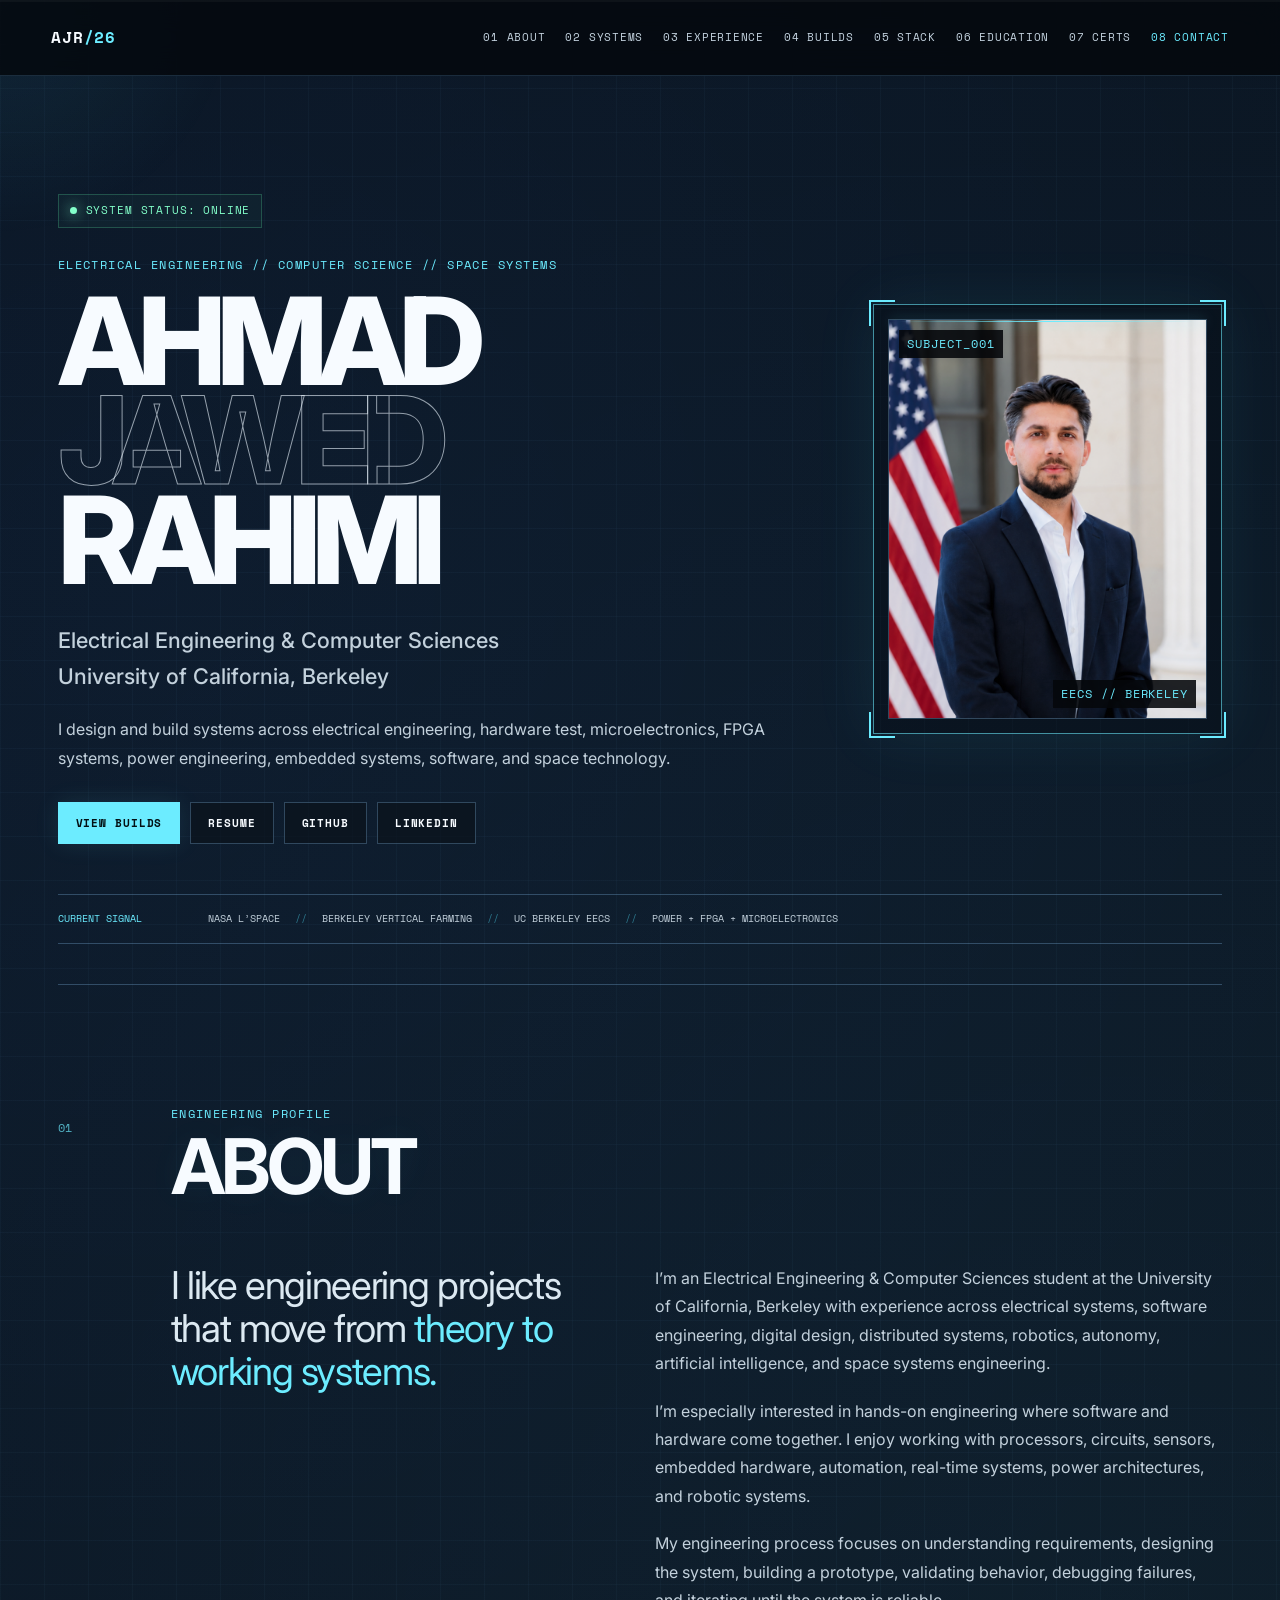
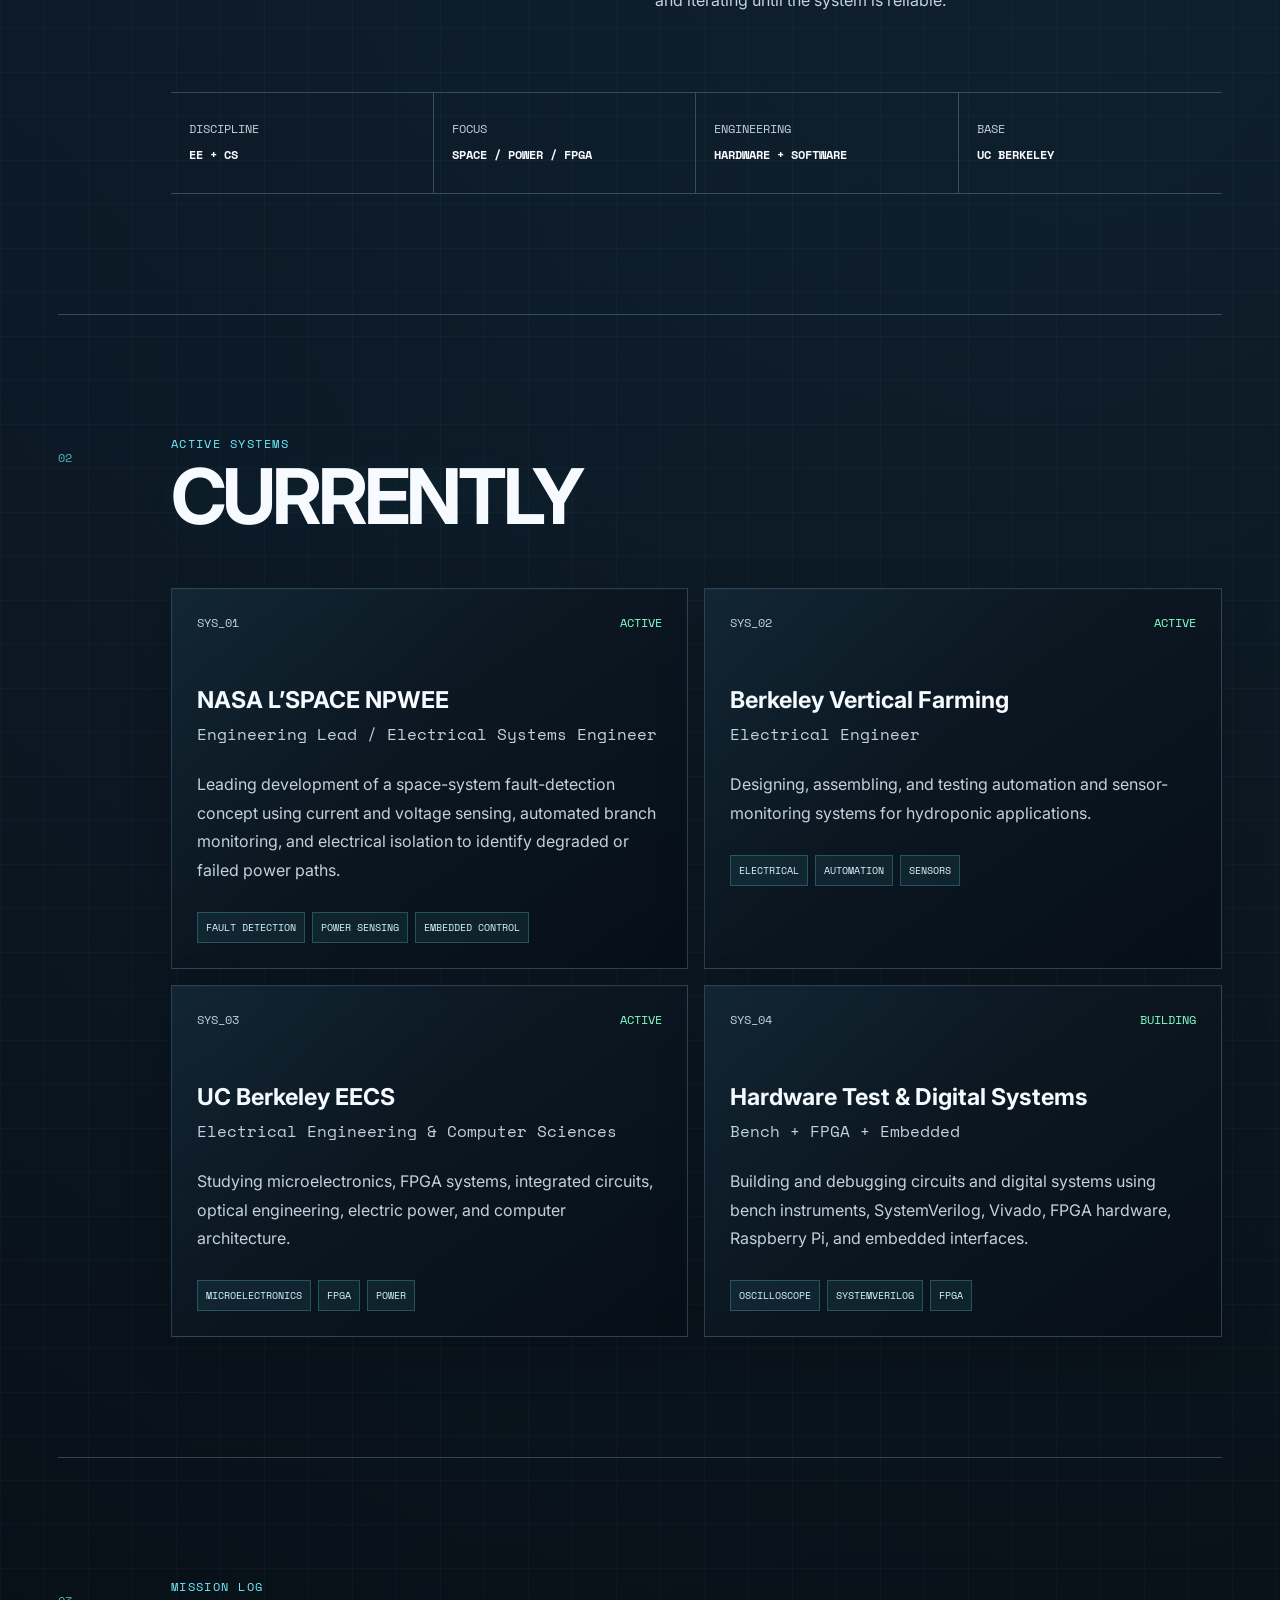
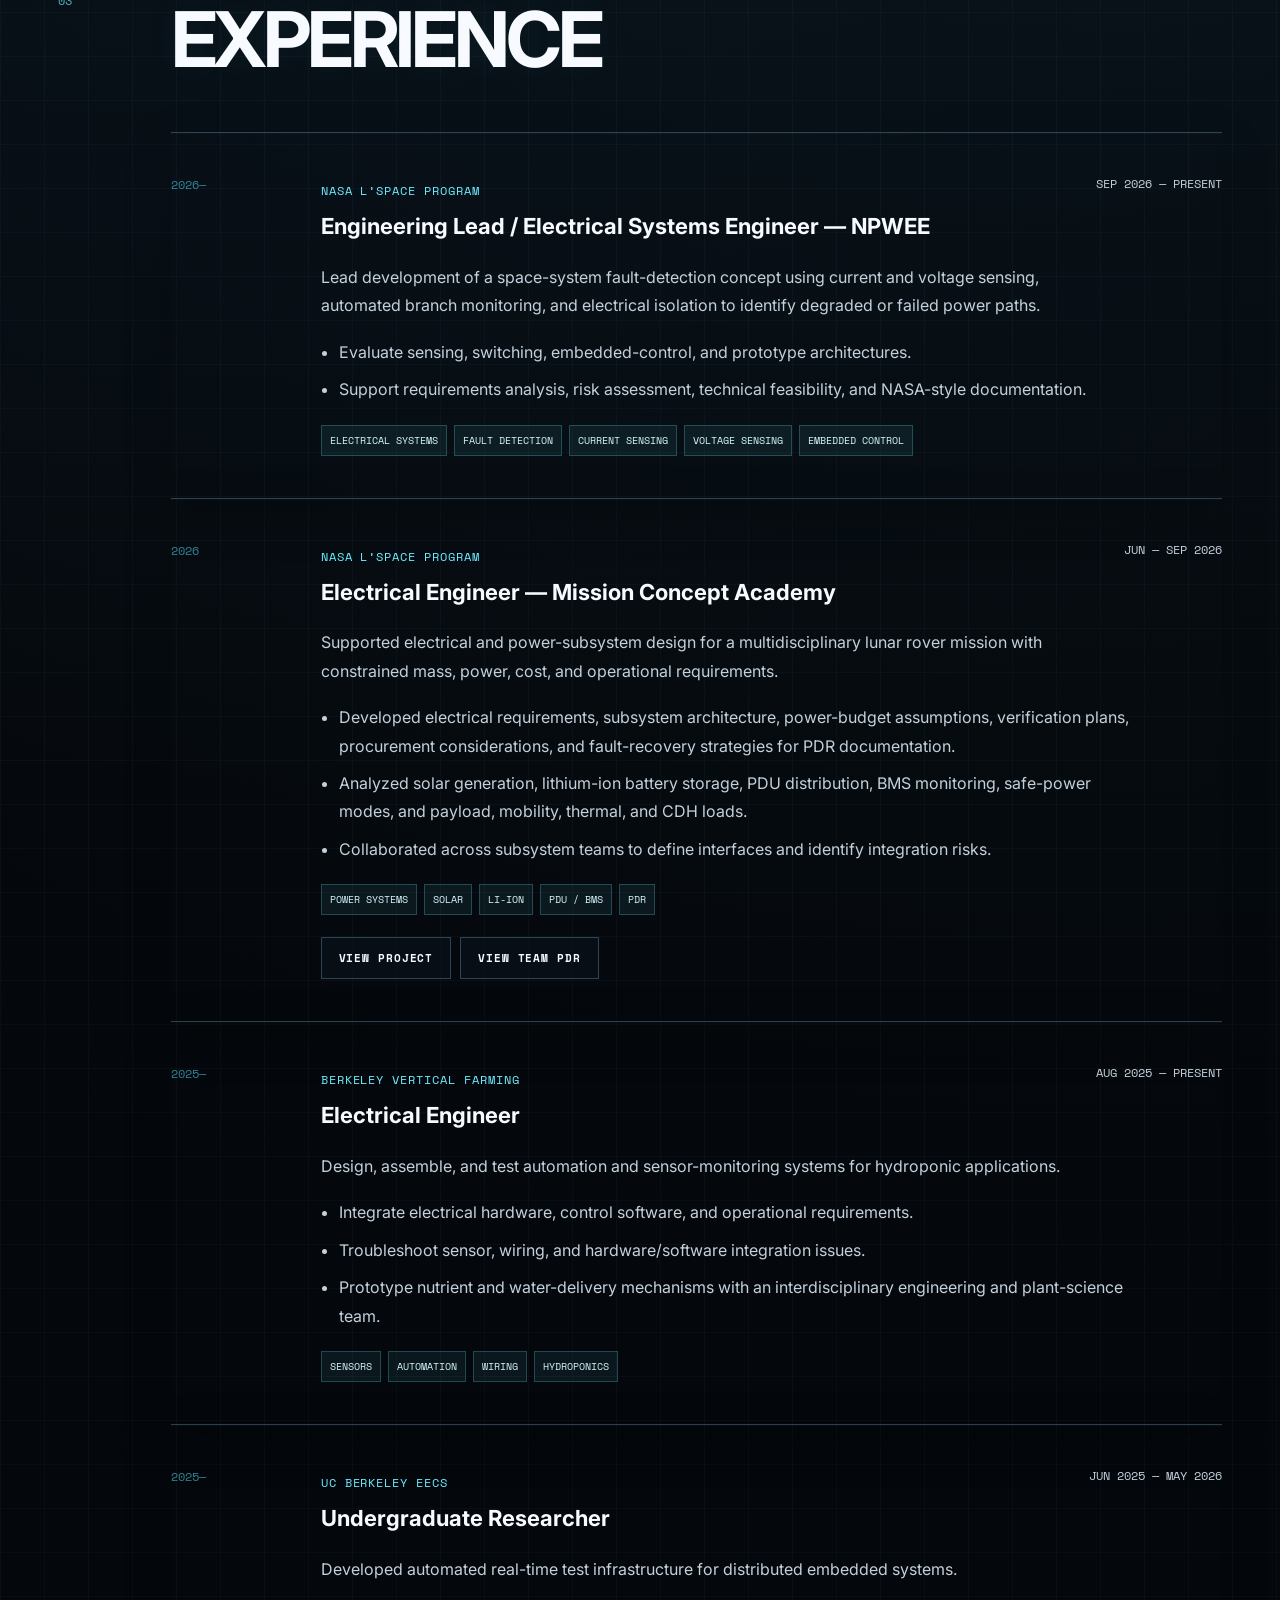
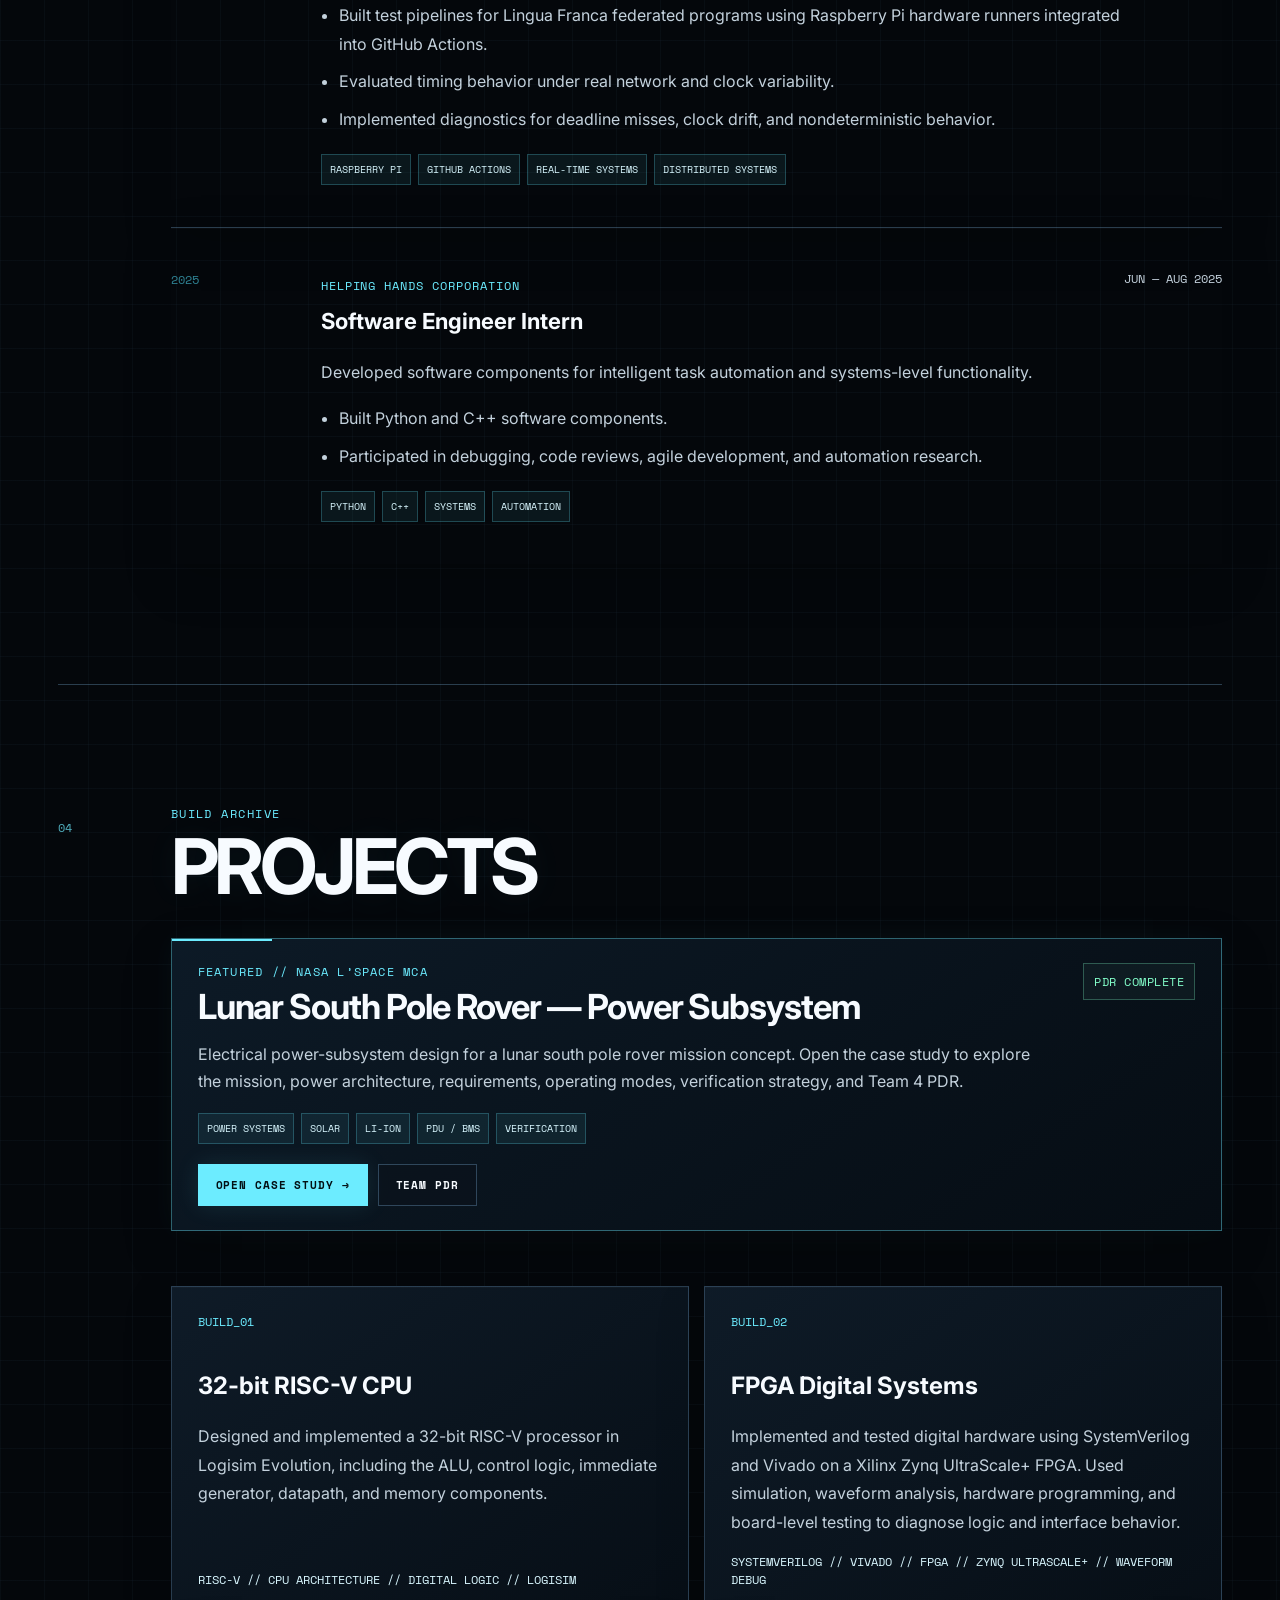
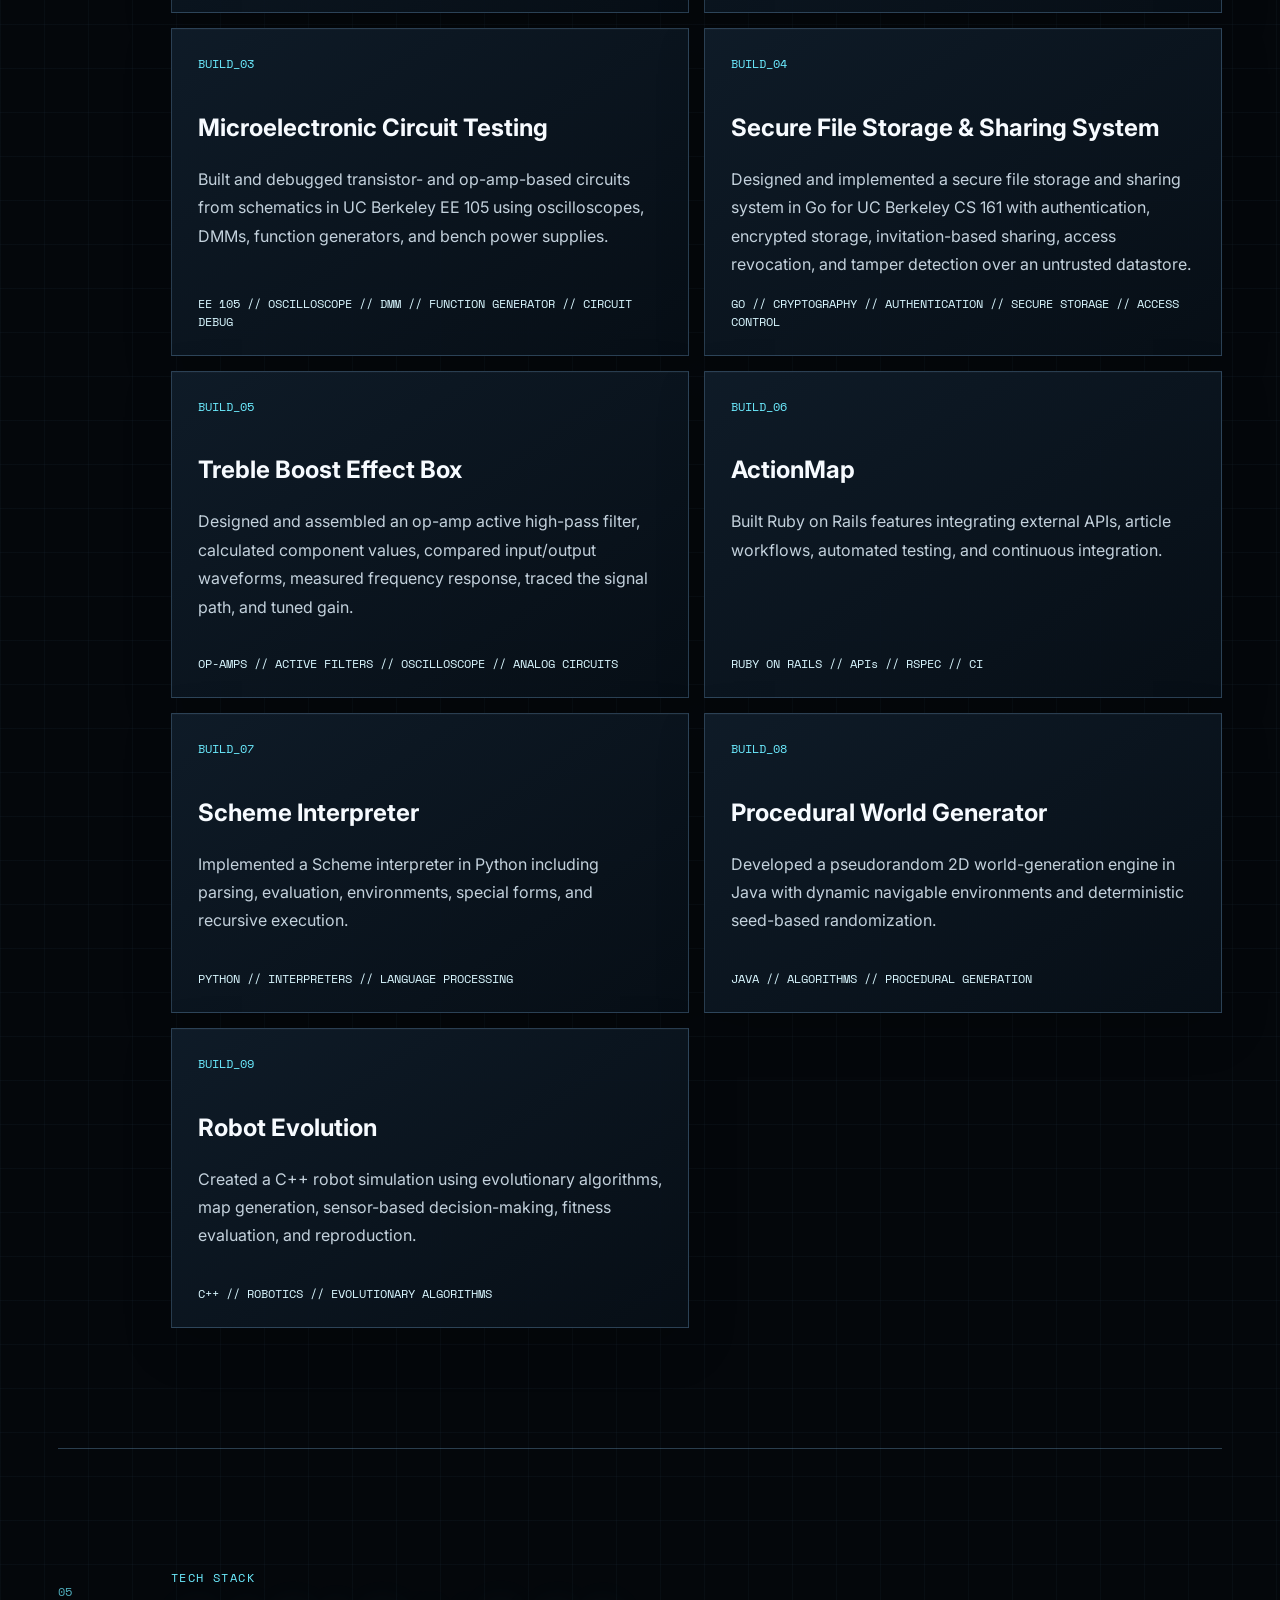
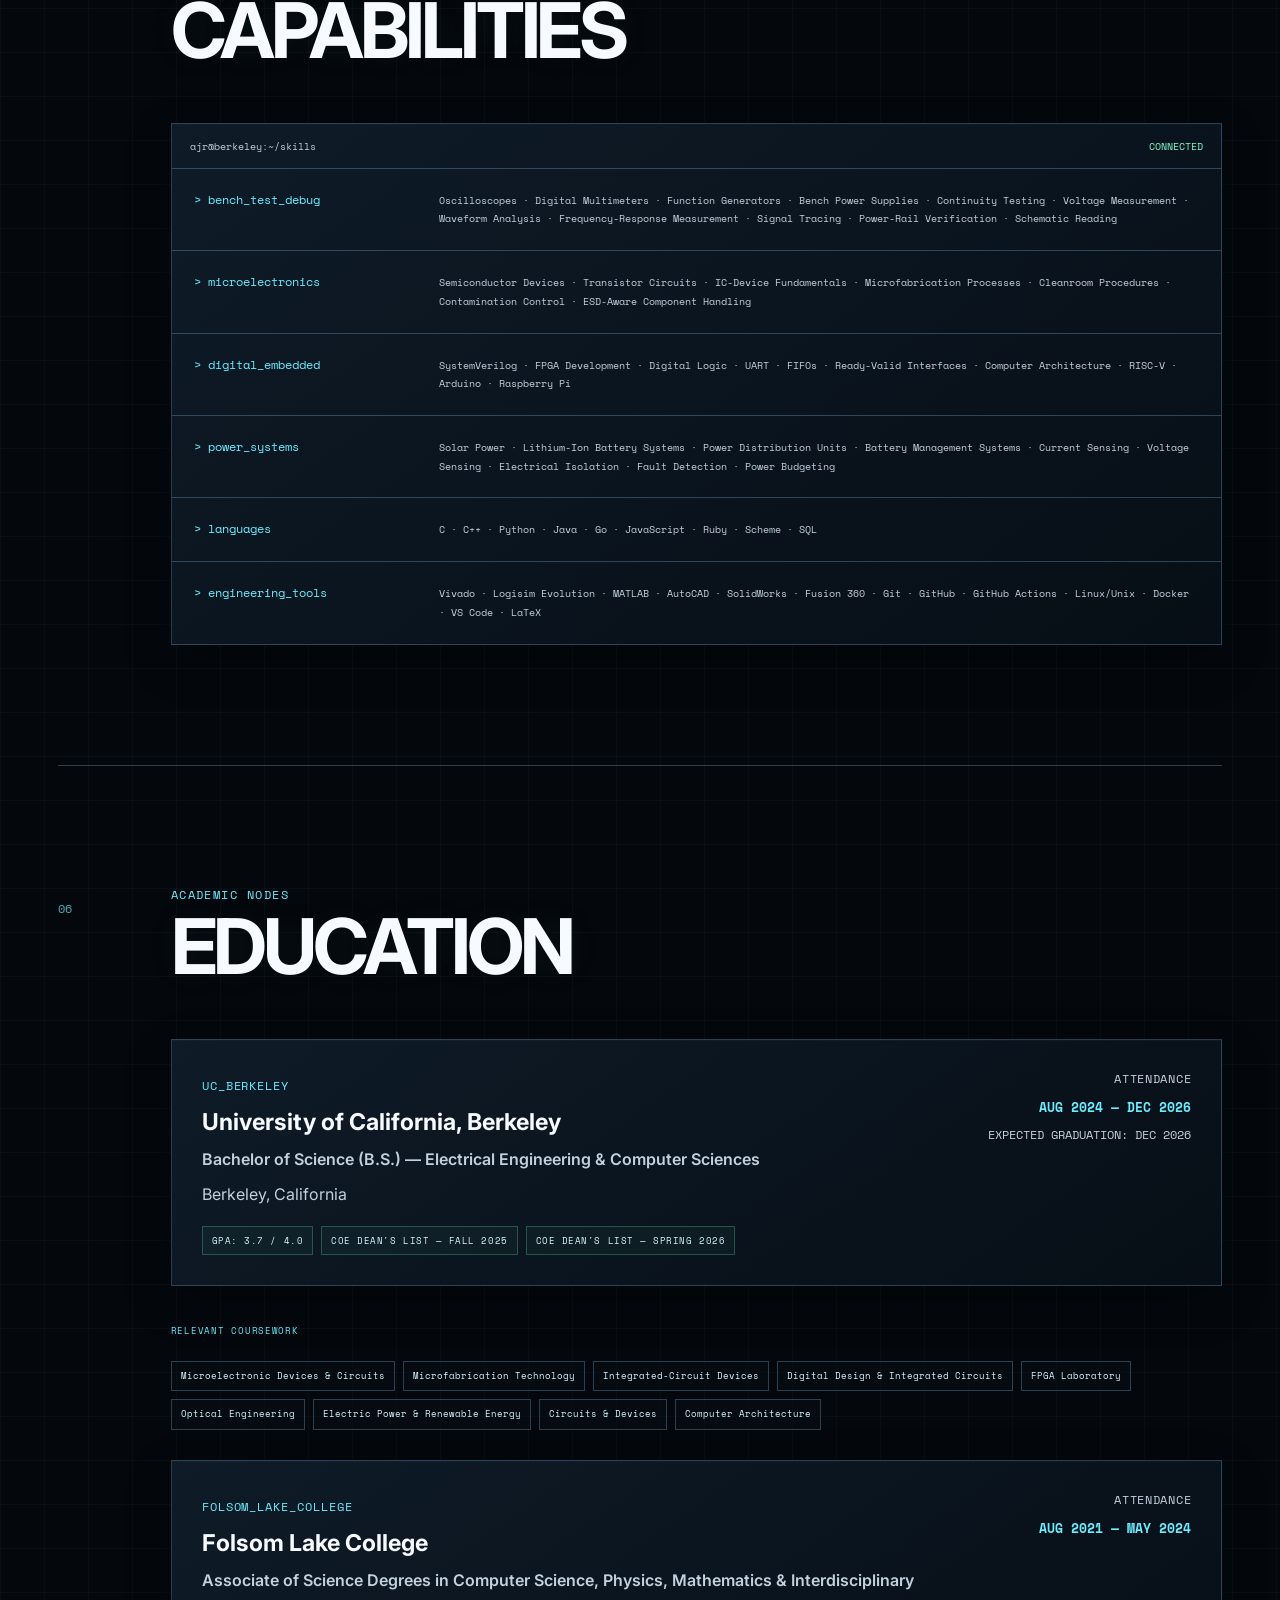
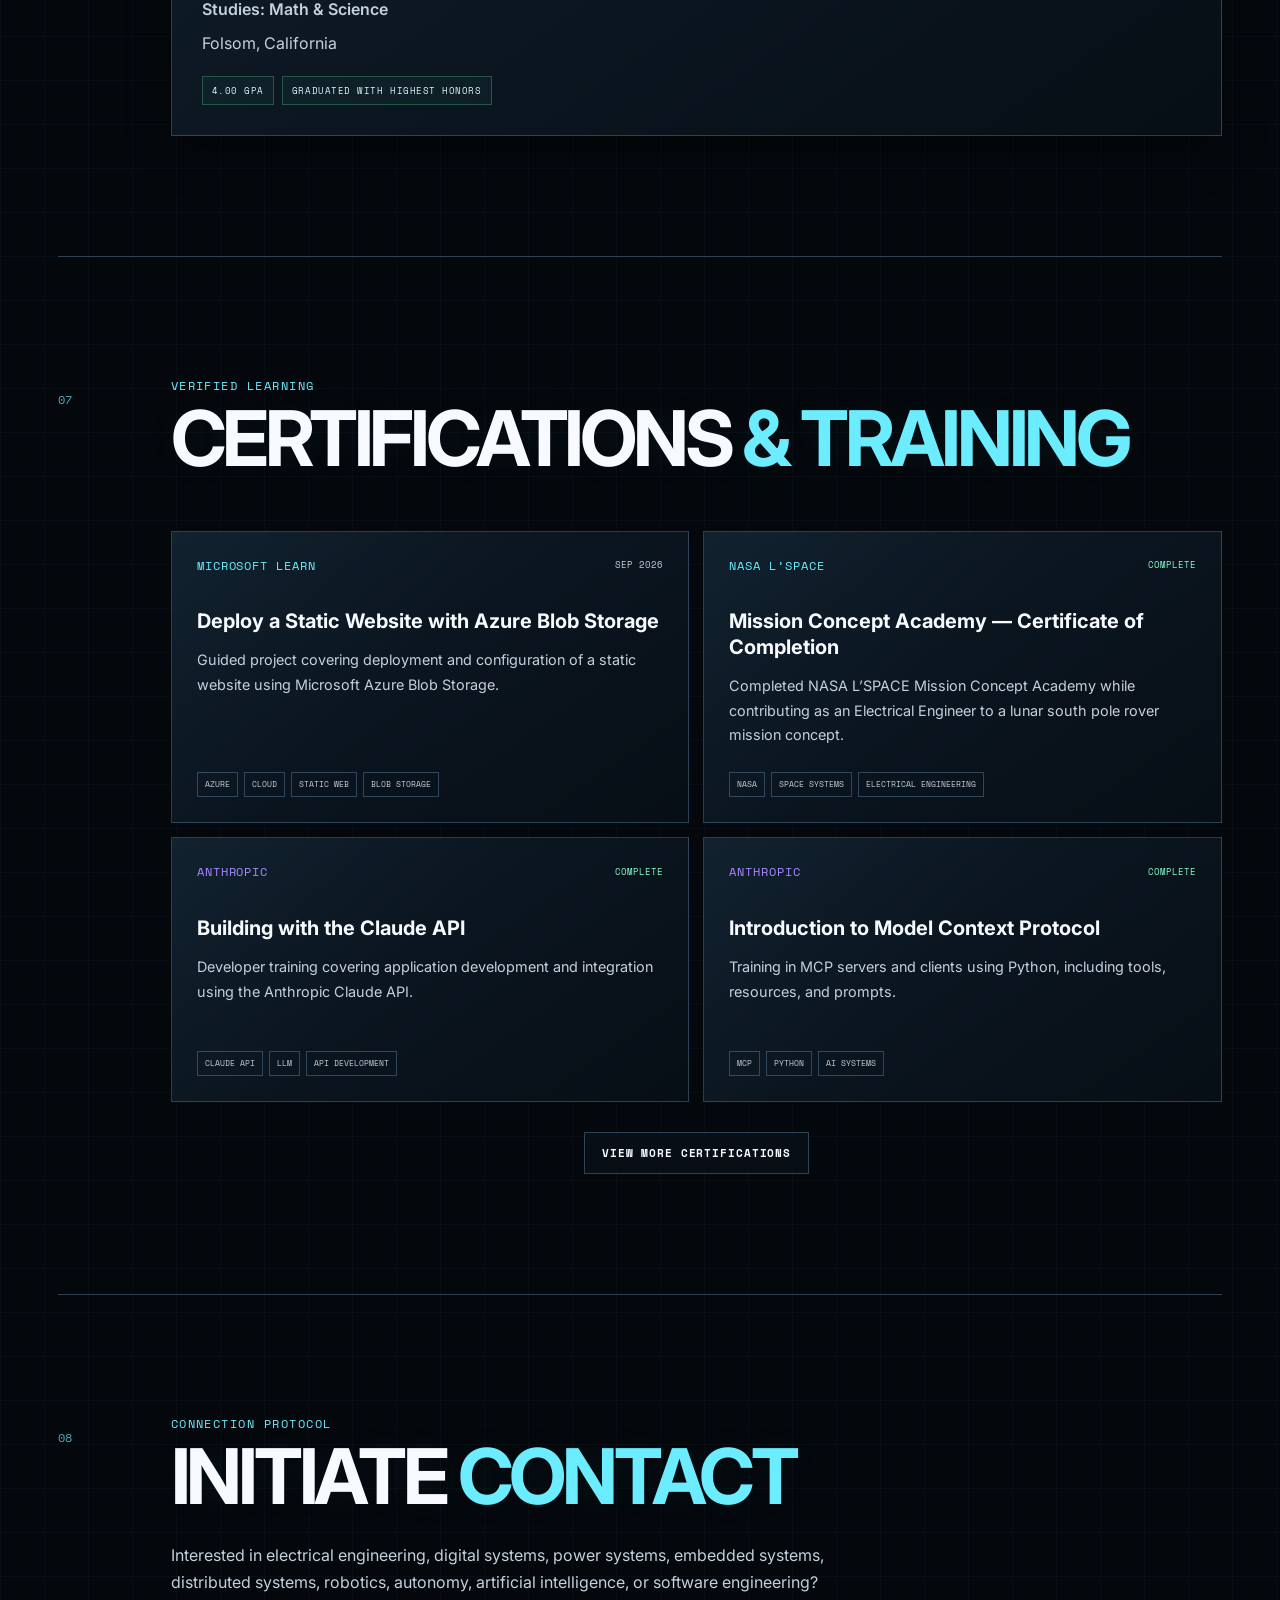
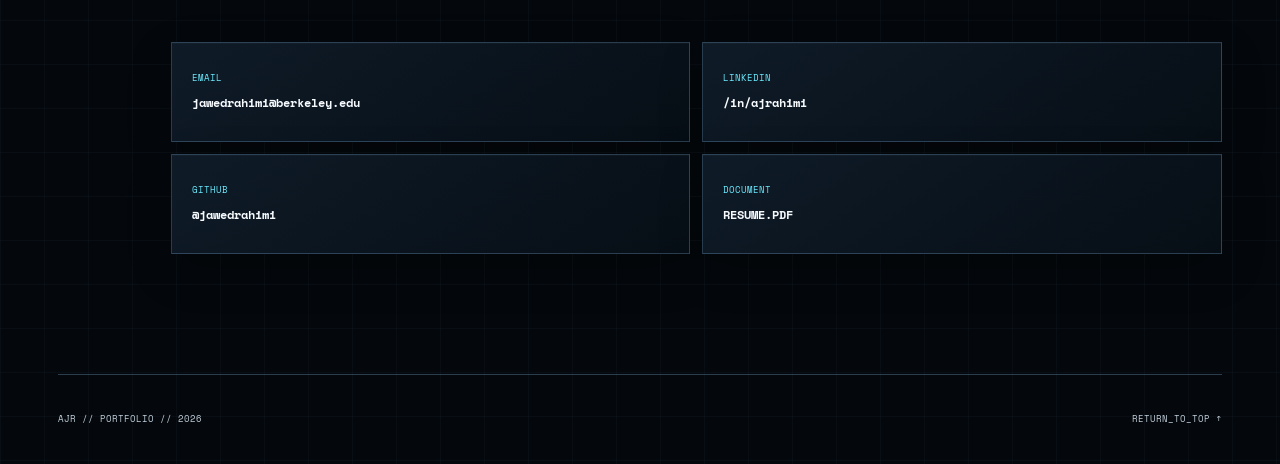
<file: index.html>
<!DOCTYPE html>
<html lang="en">

<head>
  <meta charset="UTF-8">
  <meta http-equiv="X-UA-Compatible" content="IE=edge">
  <meta name="viewport" content="width=device-width, initial-scale=1.0">

  <link rel="preconnect" href="https://fonts.googleapis.com">
  <link rel="preconnect" href="https://fonts.gstatic.com" crossorigin>

  <link
    href="https://fonts.googleapis.com/css2?family=Inter:wght@300;400;500;600;700;800&family=Space+Mono:wght@400;700&display=swap"
    rel="stylesheet"
  >

  <link rel="stylesheet" href="styles.css">

  <title>Ahmad Jawed Rahimi | Electrical Engineering Portfolio</title>
  <meta name="description" content="Ahmad Jawed Rahimi — UC Berkeley EECS student building electrical, FPGA, power, embedded, and space systems.">
</head>


<body>
  <a class="skip-link" href="#about">SKIP TO CONTENT</a>
  <div class="scroll-progress" aria-hidden="true"><span></span></div>

<div class="noise"></div>
  <div class="cursor-glow"></div>


  <!-- ==========================================
       NAVIGATION
  ========================================== -->

  <header class="navbar">

    <a href="#home" class="logo">
      AJR<span>/26</span>
    </a>

    <nav class="nav-links">
      <a href="#about">01 ABOUT</a>
      <a href="#systems">02 SYSTEMS</a>
      <a href="#experience">03 EXPERIENCE</a>
      <a href="#projects">04 BUILDS</a>
      <a href="#skills">05 STACK</a>
      <a href="#education">06 EDUCATION</a>
      <a href="#certifications">07 CERTS</a>
      <a href="#contact">08 CONTACT</a>
    </nav>

  </header>


  <main>


    <!-- ==========================================
         HERO
    ========================================== -->

    <section class="hero" id="home">

      <div class="hero-grid">

        <div class="hero-copy">

          <div class="system-status">
            <span class="status-dot"></span>
            SYSTEM STATUS: ONLINE
          </div>

          <p class="hero-kicker">
            ELECTRICAL ENGINEERING // COMPUTER SCIENCE // SPACE SYSTEMS
          </p>

          <h1>
            AHMAD
            <span>JAWED</span>
            RAHIMI
          </h1>

          <p class="hero-role">
            Electrical Engineering &amp; Computer Sciences
            <br>
            University of California, Berkeley
          </p>

          <p class="hero-description">
            I design and build systems across electrical engineering,
            hardware test, microelectronics, FPGA systems, power engineering,
            embedded systems, software, and space technology.
          </p>

          <div class="hero-actions">

            <a href="#projects" class="future-btn primary">
              VIEW BUILDS
            </a>

            <a
              href="assets/Ahmad_Jawed_Rahimi_CV.pdf"
              class="future-btn"
              target="_blank"
              rel="noopener noreferrer"
            >
              RESUME
            </a>

            <a
              href="https://github.com/jawedrahimi"
              class="future-btn"
              target="_blank"
              rel="noopener noreferrer"
            >
              GITHUB
            </a>

            <a
              href="https://www.linkedin.com/in/ajrahimi"
              class="future-btn"
              target="_blank"
              rel="noopener noreferrer"
            >
              LINKEDIN
            </a>

          </div>

        </div>


        <div class="hero-visual">

          <div class="hud-corner hud-top-left"></div>
          <div class="hud-corner hud-top-right"></div>
          <div class="hud-corner hud-bottom-left"></div>
          <div class="hud-corner hud-bottom-right"></div>

          <div class="image-scanner"></div>

          <img
            src="assets/ahmad.png"
            alt="Ahmad Jawed Rahimi"
            class="hero-image"
          >

          <div class="image-label top-label">
            SUBJECT_001
          </div>

          <div class="image-label bottom-label">
            EECS // BERKELEY
          </div>

        </div>

      </div>


      <div class="signal-strip">

        <span>CURRENT SIGNAL</span>

        <div class="signal-content">
          NASA L’SPACE
          <span>//</span>
          BERKELEY VERTICAL FARMING
          <span>//</span>
          UC BERKELEY EECS
          <span>//</span>
          POWER + FPGA + MICROELECTRONICS
        </div>

      </div>

    </section>


    <!-- ==========================================
         ABOUT
    ========================================== -->

    <section class="section" id="about">

      <div class="section-index">
        01
      </div>

      <div class="section-content">

        <p class="section-kicker">
          ENGINEERING PROFILE
        </p>

        <h2>
          ABOUT
        </h2>

        <div class="about-layout">

          <div class="about-lead">
            I like engineering projects that move from
            <span>theory to working systems.</span>
          </div>

          <div class="about-copy">

            <p>
              I’m an Electrical Engineering &amp; Computer Sciences student
              at the University of California, Berkeley with experience across
              electrical systems, software engineering, digital design,
              distributed systems, robotics, autonomy, artificial intelligence,
              and space systems engineering.
            </p>

            <p>
              I’m especially interested in hands-on engineering where
              software and hardware come together. I enjoy working with
              processors, circuits, sensors, embedded hardware, automation,
              real-time systems, power architectures, and robotic systems.
            </p>

            <p>
              My engineering process focuses on understanding requirements,
              designing the system, building a prototype, validating behavior,
              debugging failures, and iterating until the system is reliable.
            </p>

          </div>

        </div>


        <div class="profile-metrics">

          <div class="metric">
            <span class="metric-label">DISCIPLINE</span>
            <strong>EE + CS</strong>
          </div>

          <div class="metric">
            <span class="metric-label">FOCUS</span>
            <strong>SPACE / POWER / FPGA</strong>
          </div>

          <div class="metric">
            <span class="metric-label">ENGINEERING</span>
            <strong>HARDWARE + SOFTWARE</strong>
          </div>

          <div class="metric">
            <span class="metric-label">BASE</span>
            <strong>UC BERKELEY</strong>
          </div>

        </div>

      </div>

    </section>

    <!-- ==========================================
         CURRENT SYSTEMS
    ========================================== -->

    <section class="section" id="systems">

      <div class="section-index">02</div>

      <div class="section-content">

        <p class="section-kicker">ACTIVE SYSTEMS</p>
        <h2>CURRENTLY</h2>

        <div class="systems-grid">

          <article class="system-card system-card-featured">
            <div class="system-card-top">
              <span>SYS_01</span>
              <span class="active-text">ACTIVE</span>
            </div>
            <h3>NASA L’SPACE NPWEE</h3>
            <p class="system-subtitle">Engineering Lead / Electrical Systems Engineer</p>
            <p>
              Leading development of a space-system fault-detection concept using current and
              voltage sensing, automated branch monitoring, and electrical isolation to identify
              degraded or failed power paths.
            </p>
            <div class="system-readouts">
              <span>FAULT DETECTION</span>
              <span>POWER SENSING</span>
              <span>EMBEDDED CONTROL</span>
            </div>
          </article>

          <article class="system-card">
            <div class="system-card-top">
              <span>SYS_02</span>
              <span class="active-text">ACTIVE</span>
            </div>
            <h3>Berkeley Vertical Farming</h3>
            <p class="system-subtitle">Electrical Engineer</p>
            <p>
              Designing, assembling, and testing automation and sensor-monitoring systems
              for hydroponic applications.
            </p>
            <div class="system-readouts">
              <span>ELECTRICAL</span>
              <span>AUTOMATION</span>
              <span>SENSORS</span>
            </div>
          </article>

          <article class="system-card">
            <div class="system-card-top">
              <span>SYS_03</span>
              <span class="active-text">ACTIVE</span>
            </div>
            <h3>UC Berkeley EECS</h3>
            <p class="system-subtitle">Electrical Engineering &amp; Computer Sciences</p>
            <p>
              Studying microelectronics, FPGA systems, integrated circuits, optical engineering,
              electric power, and computer architecture.
            </p>
            <div class="system-readouts">
              <span>MICROELECTRONICS</span>
              <span>FPGA</span>
              <span>POWER</span>
            </div>
          </article>

          <article class="system-card">
            <div class="system-card-top">
              <span>SYS_04</span>
              <span class="active-text">BUILDING</span>
            </div>
            <h3>Hardware Test &amp; Digital Systems</h3>
            <p class="system-subtitle">Bench + FPGA + Embedded</p>
            <p>
              Building and debugging circuits and digital systems using bench instruments,
              SystemVerilog, Vivado, FPGA hardware, Raspberry Pi, and embedded interfaces.
            </p>
            <div class="system-readouts">
              <span>OSCILLOSCOPE</span>
              <span>SYSTEMVERILOG</span>
              <span>FPGA</span>
            </div>
          </article>

        </div>
      </div>
    </section>

    <!-- ==========================================
         EXPERIENCE
    ========================================== -->

    <section class="section" id="experience">
      <div class="section-index">03</div>
      <div class="section-content">
        <p class="section-kicker">MISSION LOG</p>
        <h2>EXPERIENCE</h2>

        <div class="mission-log">

          <article class="mission-entry mission-entry-featured">
            <div class="mission-date">2026—</div>
            <div class="mission-details">
              <div class="mission-heading">
                <div>
                  <span class="mission-org">NASA L’SPACE PROGRAM</span>
                  <h3>Engineering Lead / Electrical Systems Engineer — NPWEE</h3>
                </div>
                <span class="mission-period">SEP 2026 — PRESENT</span>
              </div>
              <p>
                Lead development of a space-system fault-detection concept using current and voltage
                sensing, automated branch monitoring, and electrical isolation to identify degraded
                or failed power paths.
              </p>
              <ul>
                <li>Evaluate sensing, switching, embedded-control, and prototype architectures.</li>
                <li>Support requirements analysis, risk assessment, technical feasibility, and NASA-style documentation.</li>
              </ul>
              <div class="mission-tags">
                <span>ELECTRICAL SYSTEMS</span>
                <span>FAULT DETECTION</span>
                <span>CURRENT SENSING</span>
                <span>VOLTAGE SENSING</span>
                <span>EMBEDDED CONTROL</span>
              </div>
            </div>
          </article>

          <article class="mission-entry">
            <div class="mission-date">2026</div>
            <div class="mission-details">
              <div class="mission-heading">
                <div>
                  <span class="mission-org">NASA L’SPACE PROGRAM</span>
                  <h3>Electrical Engineer — Mission Concept Academy</h3>
                </div>
                <span class="mission-period">JUN — SEP 2026</span>
              </div>
              <p>
                Supported electrical and power-subsystem design for a multidisciplinary lunar rover
                mission with constrained mass, power, cost, and operational requirements.
              </p>
              <ul>
                <li>Developed electrical requirements, subsystem architecture, power-budget assumptions, verification plans, procurement considerations, and fault-recovery strategies for PDR documentation.</li>
                <li>Analyzed solar generation, lithium-ion battery storage, PDU distribution, BMS monitoring, safe-power modes, and payload, mobility, thermal, and CDH loads.</li>
                <li>Collaborated across subsystem teams to define interfaces and identify integration risks.</li>
              </ul>
              <div class="mission-tags">
                <span>POWER SYSTEMS</span>
                <span>SOLAR</span>
                <span>LI-ION</span>
                <span>PDU / BMS</span>
                <span>PDR</span>
              </div>
              <div class="mission-actions">
                <a class="future-btn" href="projects/lspace-power.html">VIEW PROJECT</a>
                <a class="future-btn" href="assets/LSPACE_Team4_PDR.pdf" target="_blank" rel="noopener noreferrer">VIEW TEAM PDR</a>
              </div>
            </div>
          </article>

          <article class="mission-entry">
            <div class="mission-date">2025—</div>
            <div class="mission-details">
              <div class="mission-heading">
                <div>
                  <span class="mission-org">BERKELEY VERTICAL FARMING</span>
                  <h3>Electrical Engineer</h3>
                </div>
                <span class="mission-period">AUG 2025 — PRESENT</span>
              </div>
              <p>Design, assemble, and test automation and sensor-monitoring systems for hydroponic applications.</p>
              <ul>
                <li>Integrate electrical hardware, control software, and operational requirements.</li>
                <li>Troubleshoot sensor, wiring, and hardware/software integration issues.</li>
                <li>Prototype nutrient and water-delivery mechanisms with an interdisciplinary engineering and plant-science team.</li>
              </ul>
              <div class="mission-tags">
                <span>SENSORS</span>
                <span>AUTOMATION</span>
                <span>WIRING</span>
                <span>HYDROPONICS</span>
              </div>
            </div>
          </article>

          <article class="mission-entry">
            <div class="mission-date">2025—</div>
            <div class="mission-details">
              <div class="mission-heading">
                <div>
                  <span class="mission-org">UC BERKELEY EECS</span>
                  <h3>Undergraduate Researcher</h3>
                </div>
                <span class="mission-period">JUN 2025 — MAY 2026</span>
              </div>
              <p>Developed automated real-time test infrastructure for distributed embedded systems.</p>
              <ul>
                <li>Built test pipelines for Lingua Franca federated programs using Raspberry Pi hardware runners integrated into GitHub Actions.</li>
                <li>Evaluated timing behavior under real network and clock variability.</li>
                <li>Implemented diagnostics for deadline misses, clock drift, and nondeterministic behavior.</li>
              </ul>
              <div class="mission-tags">
                <span>RASPBERRY PI</span>
                <span>GITHUB ACTIONS</span>
                <span>REAL-TIME SYSTEMS</span>
                <span>DISTRIBUTED SYSTEMS</span>
              </div>
            </div>
          </article>

          <article class="mission-entry">
            <div class="mission-date">2025</div>
            <div class="mission-details">
              <div class="mission-heading">
                <div>
                  <span class="mission-org">HELPING HANDS CORPORATION</span>
                  <h3>Software Engineer Intern</h3>
                </div>
                <span class="mission-period">JUN — AUG 2025</span>
              </div>
              <p>Developed software components for intelligent task automation and systems-level functionality.</p>
              <ul>
                <li>Built Python and C++ software components.</li>
                <li>Participated in debugging, code reviews, agile development, and automation research.</li>
              </ul>
              <div class="mission-tags">
                <span>PYTHON</span>
                <span>C++</span>
                <span>SYSTEMS</span>
                <span>AUTOMATION</span>
              </div>
            </div>
          </article>

        </div>
      </div>
    </section>

    <!-- ==========================================
         PROJECTS
    ========================================== -->

    <section class="section" id="projects">
      <div class="section-index">04</div>
      <div class="section-content">
        <p class="section-kicker">BUILD ARCHIVE</p>
        <h2>PROJECTS</h2>

        <article class="lspace-closed-card">
          <div class="lspace-closed-top">
            <div>
              <span class="featured-eyebrow">FEATURED // NASA L’SPACE MCA</span>
              <h3>Lunar South Pole Rover — Power Subsystem</h3>
            </div>

            <span class="lspace-closed-status">
              PDR COMPLETE
            </span>
          </div>

          <p>
            Electrical power-subsystem design for a lunar south pole rover mission concept.
            Open the case study to explore the mission, power architecture, requirements,
            operating modes, verification strategy, and Team 4 PDR.
          </p>

          <div class="featured-project-tags">
            <span>POWER SYSTEMS</span>
            <span>SOLAR</span>
            <span>LI-ION</span>
            <span>PDU / BMS</span>
            <span>VERIFICATION</span>
          </div>

          <div class="featured-project-actions">
            <a
              class="future-btn primary"
              href="projects/lspace-power.html"
            >
              OPEN CASE STUDY →
            </a>

            <a
              class="future-btn"
              href="assets/LSPACE_Team4_PDR.pdf"
              target="_blank"
              rel="noopener noreferrer"
            >
              TEAM PDR
            </a>
          </div>
        </article>

        <div class="build-grid">

          <article class="build-card">
            <div class="build-id">BUILD_01</div>
            <h3>32-bit RISC-V CPU</h3>
            <p>Designed and implemented a 32-bit RISC-V processor in Logisim Evolution, including the ALU, control logic, immediate generator, datapath, and memory components.</p>
            <div class="build-tech">RISC-V // CPU ARCHITECTURE // DIGITAL LOGIC // LOGISIM</div>
          </article>

          <article class="build-card">
            <div class="build-id">BUILD_02</div>
            <h3>FPGA Digital Systems</h3>
            <p>Implemented and tested digital hardware using SystemVerilog and Vivado on a Xilinx Zynq UltraScale+ FPGA. Used simulation, waveform analysis, hardware programming, and board-level testing to diagnose logic and interface behavior.</p>
            <div class="build-tech">SYSTEMVERILOG // VIVADO // FPGA // ZYNQ ULTRASCALE+ // WAVEFORM DEBUG</div>
          </article>

          <article class="build-card">
            <div class="build-id">BUILD_03</div>
            <h3>Microelectronic Circuit Testing</h3>
            <p>Built and debugged transistor- and op-amp-based circuits from schematics in UC Berkeley EE 105 using oscilloscopes, DMMs, function generators, and bench power supplies.</p>
            <div class="build-tech">EE 105 // OSCILLOSCOPE // DMM // FUNCTION GENERATOR // CIRCUIT DEBUG</div>
          </article>

          <article class="build-card">
            <div class="build-id">BUILD_04</div>
            <h3>Secure File Storage &amp; Sharing System</h3>
            <p>Designed and implemented a secure file storage and sharing system in Go for UC Berkeley CS 161 with authentication, encrypted storage, invitation-based sharing, access revocation, and tamper detection over an untrusted datastore.</p>
            <div class="build-tech">GO // CRYPTOGRAPHY // AUTHENTICATION // SECURE STORAGE // ACCESS CONTROL</div>
          </article>

          <article class="build-card">
            <div class="build-id">BUILD_05</div>
            <h3>Treble Boost Effect Box</h3>
            <p>Designed and assembled an op-amp active high-pass filter, calculated component values, compared input/output waveforms, measured frequency response, traced the signal path, and tuned gain.</p>
            <div class="build-tech">OP-AMPS // ACTIVE FILTERS // OSCILLOSCOPE // ANALOG CIRCUITS</div>
          </article>

          <article class="build-card">
            <div class="build-id">BUILD_06</div>
            <h3>ActionMap</h3>
            <p>Built Ruby on Rails features integrating external APIs, article workflows, automated testing, and continuous integration.</p>
            <div class="build-tech">RUBY ON RAILS // APIs // RSPEC // CI</div>
          </article>

          <article class="build-card">
            <div class="build-id">BUILD_07</div>
            <h3>Scheme Interpreter</h3>
            <p>Implemented a Scheme interpreter in Python including parsing, evaluation, environments, special forms, and recursive execution.</p>
            <div class="build-tech">PYTHON // INTERPRETERS // LANGUAGE PROCESSING</div>
          </article>

          <article class="build-card">
            <div class="build-id">BUILD_08</div>
            <h3>Procedural World Generator</h3>
            <p>Developed a pseudorandom 2D world-generation engine in Java with dynamic navigable environments and deterministic seed-based randomization.</p>
            <div class="build-tech">JAVA // ALGORITHMS // PROCEDURAL GENERATION</div>
          </article>

          <article class="build-card">
            <div class="build-id">BUILD_09</div>
            <h3>Robot Evolution</h3>
            <p>Created a C++ robot simulation using evolutionary algorithms, map generation, sensor-based decision-making, fitness evaluation, and reproduction.</p>
            <div class="build-tech">C++ // ROBOTICS // EVOLUTIONARY ALGORITHMS</div>
          </article>

        </div>
      </div>
    </section>

    <!-- ==========================================
         SKILLS
    ========================================== -->

    <section class="section" id="skills">
      <div class="section-index">05</div>
      <div class="section-content">
        <p class="section-kicker">TECH STACK</p>
        <h2>CAPABILITIES</h2>

        <div class="stack-terminal">
          <div class="terminal-header">
            <span>ajr@berkeley:~/skills</span>
            <span>CONNECTED</span>
          </div>

          <div class="terminal-row">
            <span class="terminal-command">&gt; bench_test_debug</span>
            <p>Oscilloscopes · Digital Multimeters · Function Generators · Bench Power Supplies · Continuity Testing · Voltage Measurement · Waveform Analysis · Frequency-Response Measurement · Signal Tracing · Power-Rail Verification · Schematic Reading</p>
          </div>

          <div class="terminal-row">
            <span class="terminal-command">&gt; microelectronics</span>
            <p>Semiconductor Devices · Transistor Circuits · IC-Device Fundamentals · Microfabrication Processes · Cleanroom Procedures · Contamination Control · ESD-Aware Component Handling</p>
          </div>

          <div class="terminal-row">
            <span class="terminal-command">&gt; digital_embedded</span>
            <p>SystemVerilog · FPGA Development · Digital Logic · UART · FIFOs · Ready-Valid Interfaces · Computer Architecture · RISC-V · Arduino · Raspberry Pi</p>
          </div>

          <div class="terminal-row">
            <span class="terminal-command">&gt; power_systems</span>
            <p>Solar Power · Lithium-Ion Battery Systems · Power Distribution Units · Battery Management Systems · Current Sensing · Voltage Sensing · Electrical Isolation · Fault Detection · Power Budgeting</p>
          </div>

          <div class="terminal-row">
            <span class="terminal-command">&gt; languages</span>
            <p>C · C++ · Python · Java · Go · JavaScript · Ruby · Scheme · SQL</p>
          </div>

          <div class="terminal-row">
            <span class="terminal-command">&gt; engineering_tools</span>
            <p>Vivado · Logisim Evolution · MATLAB · AutoCAD · SolidWorks · Fusion 360 · Git · GitHub · GitHub Actions · Linux/Unix · Docker · VS Code · LaTeX</p>
          </div>
        </div>
      </div>
    </section>

    <!-- ==========================================
         EDUCATION
    ========================================== -->

    <section class="section" id="education">
      <div class="section-index">06</div>
      <div class="section-content">
        <p class="section-kicker">ACADEMIC NODES</p>
        <h2>EDUCATION</h2>

        <div class="education-panel">
          <div>
            <span class="education-code">UC_BERKELEY</span>
            <h3>University of California, Berkeley</h3>
            <p class="education-degree">Bachelor of Science (B.S.) — Electrical Engineering &amp; Computer Sciences</p>
            <p>Berkeley, California</p>
            <div class="education-honors">
              <span>GPA: 3.7 / 4.0</span>
              <span>COE DEAN'S LIST — FALL 2025</span>
              <span>COE DEAN'S LIST — SPRING 2026</span>
            </div>
          </div>
          <div class="education-status">
            <span>ATTENDANCE</span>
            <strong>AUG 2024 — DEC 2026</strong>
            <span class="education-expected">EXPECTED GRADUATION: DEC 2026</span>
          </div>
        </div>

        <div class="coursework-heading"><span>RELEVANT COURSEWORK</span></div>
        <div class="course-list">
          <span>Microelectronic Devices &amp; Circuits</span>
          <span>Microfabrication Technology</span>
          <span>Integrated-Circuit Devices</span>
          <span>Digital Design &amp; Integrated Circuits</span>
          <span>FPGA Laboratory</span>
          <span>Optical Engineering</span>
          <span>Electric Power &amp; Renewable Energy</span>
          <span>Circuits &amp; Devices</span>
          <span>Computer Architecture</span>
        </div>

        <div class="education-panel education-panel-secondary">
          <div>
            <span class="education-code">FOLSOM_LAKE_COLLEGE</span>
            <h3>Folsom Lake College</h3>
            <p class="education-degree">Associate of Science Degrees in Computer Science, Physics, Mathematics &amp; Interdisciplinary Studies: Math &amp; Science</p>
            <p>Folsom, California</p>
            <div class="education-honors">
              <span>4.00 GPA</span>
              <span>GRADUATED WITH HIGHEST HONORS</span>
            </div>
          </div>
          <div class="education-status">
            <span>ATTENDANCE</span>
            <strong>AUG 2021 — MAY 2024</strong>
          </div>
        </div>
      </div>
    </section>




    <!-- ==========================================
         CERTIFICATIONS
    ========================================== -->

    <section class="section" id="certifications">

      <div class="section-index">
        07
      </div>

      <div class="section-content">

        <p class="section-kicker">
          VERIFIED LEARNING
        </p>

        <h2>
          CERTIFICATIONS
          <span>&amp; TRAINING</span>
        </h2>


        <div class="cert-grid">


          <!-- ==========================================
               FIRST FOUR — ALWAYS VISIBLE
          ========================================== -->


          <article class="cert-card">

            <div class="cert-top">
              <span class="cert-provider">
                MICROSOFT LEARN
              </span>

              <span class="cert-date">
                SEP 2026
              </span>
            </div>

            <h3>
              Deploy a Static Website with Azure Blob Storage
            </h3>

            <p>
              Guided project covering deployment and configuration
              of a static website using Microsoft Azure Blob Storage.
            </p>

            <div class="cert-tags">
              <span>AZURE</span>
              <span>CLOUD</span>
              <span>STATIC WEB</span>
              <span>BLOB STORAGE</span>
            </div>

          </article>


          <article class="cert-card">

            <div class="cert-top">
              <span class="cert-provider">
                NASA L’SPACE
              </span>

              <span class="cert-status">
                COMPLETE
              </span>
            </div>

            <h3>
              Mission Concept Academy — Certificate of Completion
            </h3>

            <p>
              Completed NASA L’SPACE Mission Concept Academy
              while contributing as an Electrical Engineer
              to a lunar south pole rover mission concept.
            </p>

            <div class="cert-tags">
              <span>NASA</span>
              <span>SPACE SYSTEMS</span>
              <span>ELECTRICAL ENGINEERING</span>
            </div>

          </article>


          <article class="cert-card cert-featured">

            <div class="cert-top">
              <span class="cert-provider">
                ANTHROPIC
              </span>

              <span class="cert-status">
                COMPLETE
              </span>
            </div>

            <h3>
              Building with the Claude API
            </h3>

            <p>
              Developer training covering application development
              and integration using the Anthropic Claude API.
            </p>

            <div class="cert-tags">
              <span>CLAUDE API</span>
              <span>LLM</span>
              <span>API DEVELOPMENT</span>
            </div>

          </article>


          <article class="cert-card cert-featured">

            <div class="cert-top">
              <span class="cert-provider">
                ANTHROPIC
              </span>

              <span class="cert-status">
                COMPLETE
              </span>
            </div>

            <h3>
              Introduction to Model Context Protocol
            </h3>

            <p>
              Training in MCP servers and clients using Python,
              including tools, resources, and prompts.
            </p>

            <div class="cert-tags">
              <span>MCP</span>
              <span>PYTHON</span>
              <span>AI SYSTEMS</span>
            </div>

          </article>


          <!-- ==========================================
               HIDDEN CERTIFICATIONS
          ========================================== -->


          <article class="cert-card cert-extra">

            <div class="cert-top">
              <span class="cert-provider">
                MICROSOFT LEARN
              </span>

              <span class="cert-date">
                SEP 2026
              </span>
            </div>

            <h3>
              Introduction to Cloud Infrastructure:
              Describe Cloud Concepts
            </h3>

            <p>
              Training covering foundational cloud computing
              concepts and Azure cloud models.
            </p>

            <div class="cert-tags">
              <span>AZURE</span>
              <span>CLOUD CONCEPTS</span>
            </div>

          </article>


          <article class="cert-card cert-extra">

            <div class="cert-top">
              <span class="cert-provider">
                MICROSOFT LEARN
              </span>

              <span class="cert-date">
                SEP 2026
              </span>
            </div>

            <h3>
              Introduction to Cloud Infrastructure:
              Describe Azure Architecture and Services
            </h3>

            <p>
              Training covering Azure architecture,
              networking, compute, storage,
              and core cloud services.
            </p>

            <div class="cert-tags">
              <span>AZURE</span>
              <span>NETWORKING</span>
              <span>CLOUD SERVICES</span>
            </div>

          </article>


          <article class="cert-card cert-extra">

            <div class="cert-top">
              <span class="cert-provider">
                MICROSOFT LEARN
              </span>

              <span class="cert-date">
                SEP 2026
              </span>
            </div>

            <h3>
              Introduction to Cloud Infrastructure:
              Describe Azure Management and Governance
            </h3>

            <p>
              Training covering Azure resource management,
              governance, monitoring, compliance,
              and cost management.
            </p>

            <div class="cert-tags">
              <span>AZURE</span>
              <span>GOVERNANCE</span>
              <span>MONITORING</span>
            </div>

          </article>


          <article class="cert-card cert-extra">

            <div class="cert-top">
              <span class="cert-provider">
                MICROSOFT LEARN / GITHUB
              </span>

              <span class="cert-date">
                SEP 2026
              </span>
            </div>

            <h3>
              GitHub Foundations — Part 2 of 2
            </h3>

            <p>
              Training covering repository history,
              pull requests, authentication,
              authorization, and collaborative workflows.
            </p>

            <div class="cert-tags">
              <span>GITHUB</span>
              <span>GIT</span>
              <span>PULL REQUESTS</span>
            </div>

          </article>


          <article class="cert-card cert-extra">

            <div class="cert-top">
              <span class="cert-provider">
                MICROSOFT LEARN / GITHUB
              </span>

              <span class="cert-date">
                SEP 2026
              </span>
            </div>

            <h3>
              GitHub Fundamentals —
              Administration Basics and Product Features
            </h3>

            <p>
              Training in GitHub administration,
              repository security, best practices,
              and InnerSource workflows.
            </p>

            <div class="cert-tags">
              <span>GITHUB</span>
              <span>ADMINISTRATION</span>
              <span>SECURITY</span>
            </div>

          </article>


          <article class="cert-card cert-featured cert-extra">

            <div class="cert-top">
              <span class="cert-provider">
                ANTHROPIC
              </span>

              <span class="cert-status">
                COMPLETE
              </span>
            </div>

            <h3>
              Claude 101
            </h3>

            <p>
              Training in Claude fundamentals,
              workflows, core capabilities,
              and responsible AI collaboration.
            </p>

            <div class="cert-tags">
              <span>CLAUDE</span>
              <span>GENERATIVE AI</span>
            </div>

          </article>


          <article class="cert-card cert-featured cert-extra">

            <div class="cert-top">
              <span class="cert-provider">
                ANTHROPIC
              </span>

              <span class="cert-status">
                COMPLETE
              </span>
            </div>

            <h3>
              Claude Code 101
            </h3>

            <p>
              Training in Claude Code for coding,
              debugging, and software-development workflows.
            </p>

            <div class="cert-tags">
              <span>CLAUDE CODE</span>
              <span>SOFTWARE ENGINEERING</span>
            </div>

          </article>


          <article class="cert-card cert-featured cert-extra">

            <div class="cert-top">
              <span class="cert-provider">
                ANTHROPIC
              </span>

              <span class="cert-status">
                COMPLETE
              </span>
            </div>

            <h3>
              Claude Platform 101
            </h3>

            <p>
              Developer training covering the Claude Platform,
              model integration, and application development.
            </p>

            <div class="cert-tags">
              <span>CLAUDE</span>
              <span>API</span>
              <span>AI DEVELOPMENT</span>
            </div>

          </article>


          <article class="cert-card cert-featured cert-extra">

            <div class="cert-top">
              <span class="cert-provider">
                ANTHROPIC
              </span>

              <span class="cert-status">
                COMPLETE
              </span>
            </div>

            <h3>
              Introduction to Claude Cowork
            </h3>

            <p>
              Hands-on training in multi-step AI workflows,
              file interaction, research, plugins, and skills.
            </p>

            <div class="cert-tags">
              <span>AI WORKFLOWS</span>
              <span>AUTOMATION</span>
            </div>

          </article>


          <article class="cert-card cert-featured cert-extra">

            <div class="cert-top">
              <span class="cert-provider">
                ANTHROPIC
              </span>

              <span class="cert-status">
                COMPLETE
              </span>
            </div>

            <h3>
              Claude Code in Action
            </h3>

            <p>
              Training in long-running coding sessions,
              automation, configuration, steering,
              and verification.
            </p>

            <div class="cert-tags">
              <span>CLAUDE CODE</span>
              <span>AUTOMATION</span>
              <span>DEVELOPMENT</span>
            </div>

          </article>


          <article class="cert-card cert-featured cert-extra">

            <div class="cert-top">
              <span class="cert-provider">
                ANTHROPIC
              </span>

              <span class="cert-status">
                COMPLETE
              </span>
            </div>

            <h3>
              AI Fluency: Framework &amp; Foundations
            </h3>

            <p>
              Training in effective, efficient,
              ethical, and responsible collaboration
              with AI systems.
            </p>

            <div class="cert-tags">
              <span>AI FLUENCY</span>
              <span>RESPONSIBLE AI</span>
            </div>

          </article>


          <article class="cert-card cert-featured cert-extra">

            <div class="cert-top">
              <span class="cert-provider">
                ANTHROPIC
              </span>

              <span class="cert-status">
                COMPLETE
              </span>
            </div>

            <h3>
              Model Context Protocol: Advanced Topics
            </h3>

            <p>
              Advanced MCP development covering sampling,
              notifications, file-system access,
              transports, and implementation patterns.
            </p>

            <div class="cert-tags">
              <span>MCP</span>
              <span>AI INFRASTRUCTURE</span>
              <span>PYTHON</span>
            </div>

          </article>


          <article class="cert-card cert-featured cert-extra">

            <div class="cert-top">
              <span class="cert-provider">
                ANTHROPIC
              </span>

              <span class="cert-status">
                COMPLETE
              </span>
            </div>

            <h3>
              Claude with Amazon Bedrock
            </h3>

            <p>
              Training in using Anthropic Claude
              models through Amazon Bedrock.
            </p>

            <div class="cert-tags">
              <span>AWS</span>
              <span>BEDROCK</span>
              <span>CLAUDE</span>
            </div>

          </article>


          <article class="cert-card cert-extra">

            <div class="cert-top">
              <span class="cert-provider">
                FEMA
              </span>

              <span class="cert-status">
                COMPLETE
              </span>
            </div>

            <h3>
              Electrical Systems Considerations
            </h3>

            <p>
              FEMA training covering electrical systems
              and infrastructure considerations.
            </p>

            <div class="cert-tags">
              <span>ELECTRICAL</span>
              <span>INFRASTRUCTURE</span>
            </div>

          </article>


          <article class="cert-card cert-extra">

            <div class="cert-top">
              <span class="cert-provider">
                CITI PROGRAM
              </span>

              <span class="cert-date">
                DEC 2025
              </span>
            </div>

            <h3>
              Responsible Conduct of Research for Engineers
            </h3>

            <p>
              Credential ID: 74013816
            </p>

            <div class="cert-tags">
              <span>RESEARCH</span>
              <span>ENGINEERING ETHICS</span>
            </div>

          </article>


          <article class="cert-card cert-extra">

            <div class="cert-top">
              <span class="cert-provider">
                CITI PROGRAM
              </span>

              <span class="cert-date">
                DEC 2025
              </span>
            </div>

            <h3>
              Artificial Intelligence:
              The Impact on Academic and Research Integrity
            </h3>

            <p>
              Credential ID: 74013826
            </p>

            <div class="cert-tags">
              <span>AI</span>
              <span>RESEARCH INTEGRITY</span>
            </div>

          </article>


          <article class="cert-card cert-extra">

            <div class="cert-top">
              <span class="cert-provider">
                CITI PROGRAM
              </span>

              <span class="cert-date">
                DEC 2025
              </span>
            </div>

            <h3>
              Artificial Intelligence (AI)
              and Human Subject Protections
            </h3>

            <p>
              Credential ID: 74013825
            </p>

            <div class="cert-tags">
              <span>AI</span>
              <span>HUMAN SUBJECTS</span>
            </div>

          </article>


          <article class="cert-card cert-extra">

            <div class="cert-top">
              <span class="cert-provider">
                CITI PROGRAM
              </span>

              <span class="cert-date">
                DEC 2025
              </span>
            </div>

            <h3>
              Nanotechnology
            </h3>

            <p>
              Credential ID: 74013833
            </p>

            <div class="cert-tags">
              <span>NANOTECHNOLOGY</span>
              <span>RESEARCH</span>
            </div>

          </article>


          <article class="cert-card cert-extra">

            <div class="cert-top">
              <span class="cert-provider">
                CITI PROGRAM
              </span>

              <span class="cert-date">
                DEC 2025
              </span>
            </div>

            <h3>
              U.S. Department of Energy Interim Policy
              on Conflicts of Interest
            </h3>

            <p>
              Credential ID: 74013831
            </p>

            <div class="cert-tags">
              <span>DOE</span>
              <span>RESEARCH COMPLIANCE</span>
            </div>

          </article>


          <article class="cert-card cert-extra">

            <div class="cert-top">
              <span class="cert-provider">
                CITI PROGRAM
              </span>

              <span class="cert-date">
                DEC 2025
              </span>
            </div>

            <h3>
              Group 2 Social and Behavioral Research Investigators
            </h3>

            <p>
              Credential ID: 74013817
            </p>

            <div class="cert-tags">
              <span>RESEARCH</span>
              <span>HUMAN SUBJECTS</span>
            </div>

          </article>


          <article class="cert-card cert-extra">

            <div class="cert-top">
              <span class="cert-provider">
                EDX
              </span>

              <span class="cert-date">
                FEB 2025
              </span>
            </div>

            <h3>
              Programming for Everybody
              (Getting Started with Python)
            </h3>

            <p>
              edX Verified Certificate
              <br>
              Credential ID: 2eed910652ea498fbb2cbf8d547365e7
            </p>

            <div class="cert-tags">
              <span>PYTHON</span>
              <span>PROGRAMMING</span>
            </div>

          </article>

        </div>


        <!-- VIEW MORE BUTTON -->

        <div class="cert-actions">

          <button
            id="certToggle"
            class="future-btn cert-toggle"
            type="button"
            aria-expanded="false"
          >
            VIEW MORE CERTIFICATIONS
          </button>

        </div>

      </div>

    </section>


    <!-- ==========================================
         CONTACT
    ========================================== -->

    <section class="section contact" id="contact">

      <div class="section-index">
        08
      </div>

      <div class="section-content">

        <p class="section-kicker">
          CONNECTION PROTOCOL
        </p>

        <h2>
          INITIATE
          <span>CONTACT</span>
        </h2>

        <p class="contact-copy">
          Interested in electrical engineering,
          digital systems, power systems, embedded systems,
          distributed systems, robotics, autonomy,
          artificial intelligence, or software engineering?
        </p>

        <div class="contact-grid">

          <a
            href="mailto:jawedrahimi@berkeley.edu"
            class="contact-node"
          >
            <span>EMAIL</span>
            <strong>jawedrahimi@berkeley.edu</strong>
          </a>


          <a
            href="https://www.linkedin.com/in/ajrahimi"
            target="_blank"
            rel="noopener noreferrer"
            class="contact-node"
          >
            <span>LINKEDIN</span>
            <strong>/in/ajrahimi</strong>
          </a>


          <a
            href="https://github.com/jawedrahimi"
            target="_blank"
            rel="noopener noreferrer"
            class="contact-node"
          >
            <span>GITHUB</span>
            <strong>@jawedrahimi</strong>
          </a>


          <a
            href="assets/Ahmad_Jawed_Rahimi_CV.pdf"
            target="_blank"
            rel="noopener noreferrer"
            class="contact-node"
          >
            <span>DOCUMENT</span>
            <strong>RESUME.PDF</strong>
          </a>

        </div>

      </div>

    </section>


    <footer>

      <span>
        AJR // PORTFOLIO // 2026
      </span>

      <a href="#home">
        RETURN_TO_TOP ↑
      </a>

    </footer>

  </main>


  <script src="script.js"></script>

  <button
    class="back-to-top"
    id="backToTop"
    type="button"
    aria-label="Back to top"
  >
    ↑
  </button>

</body>

</html>
</file>
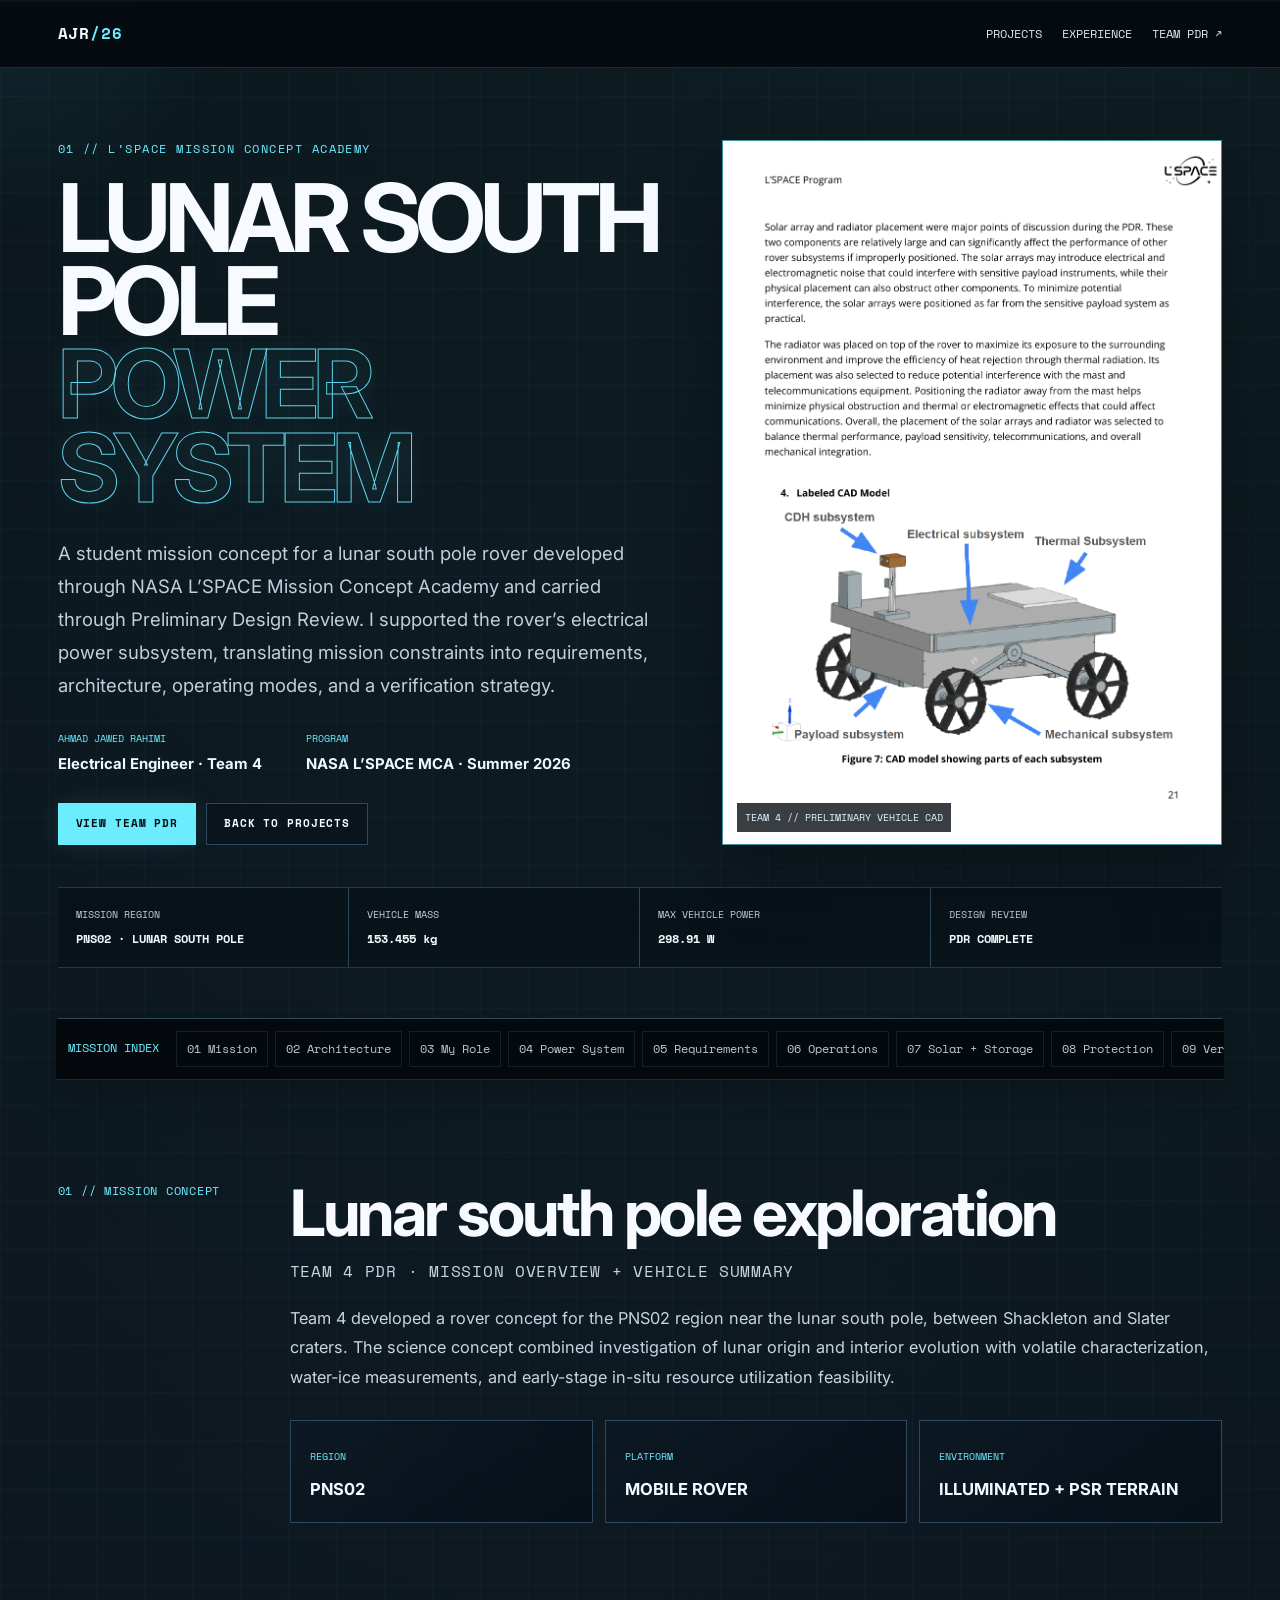
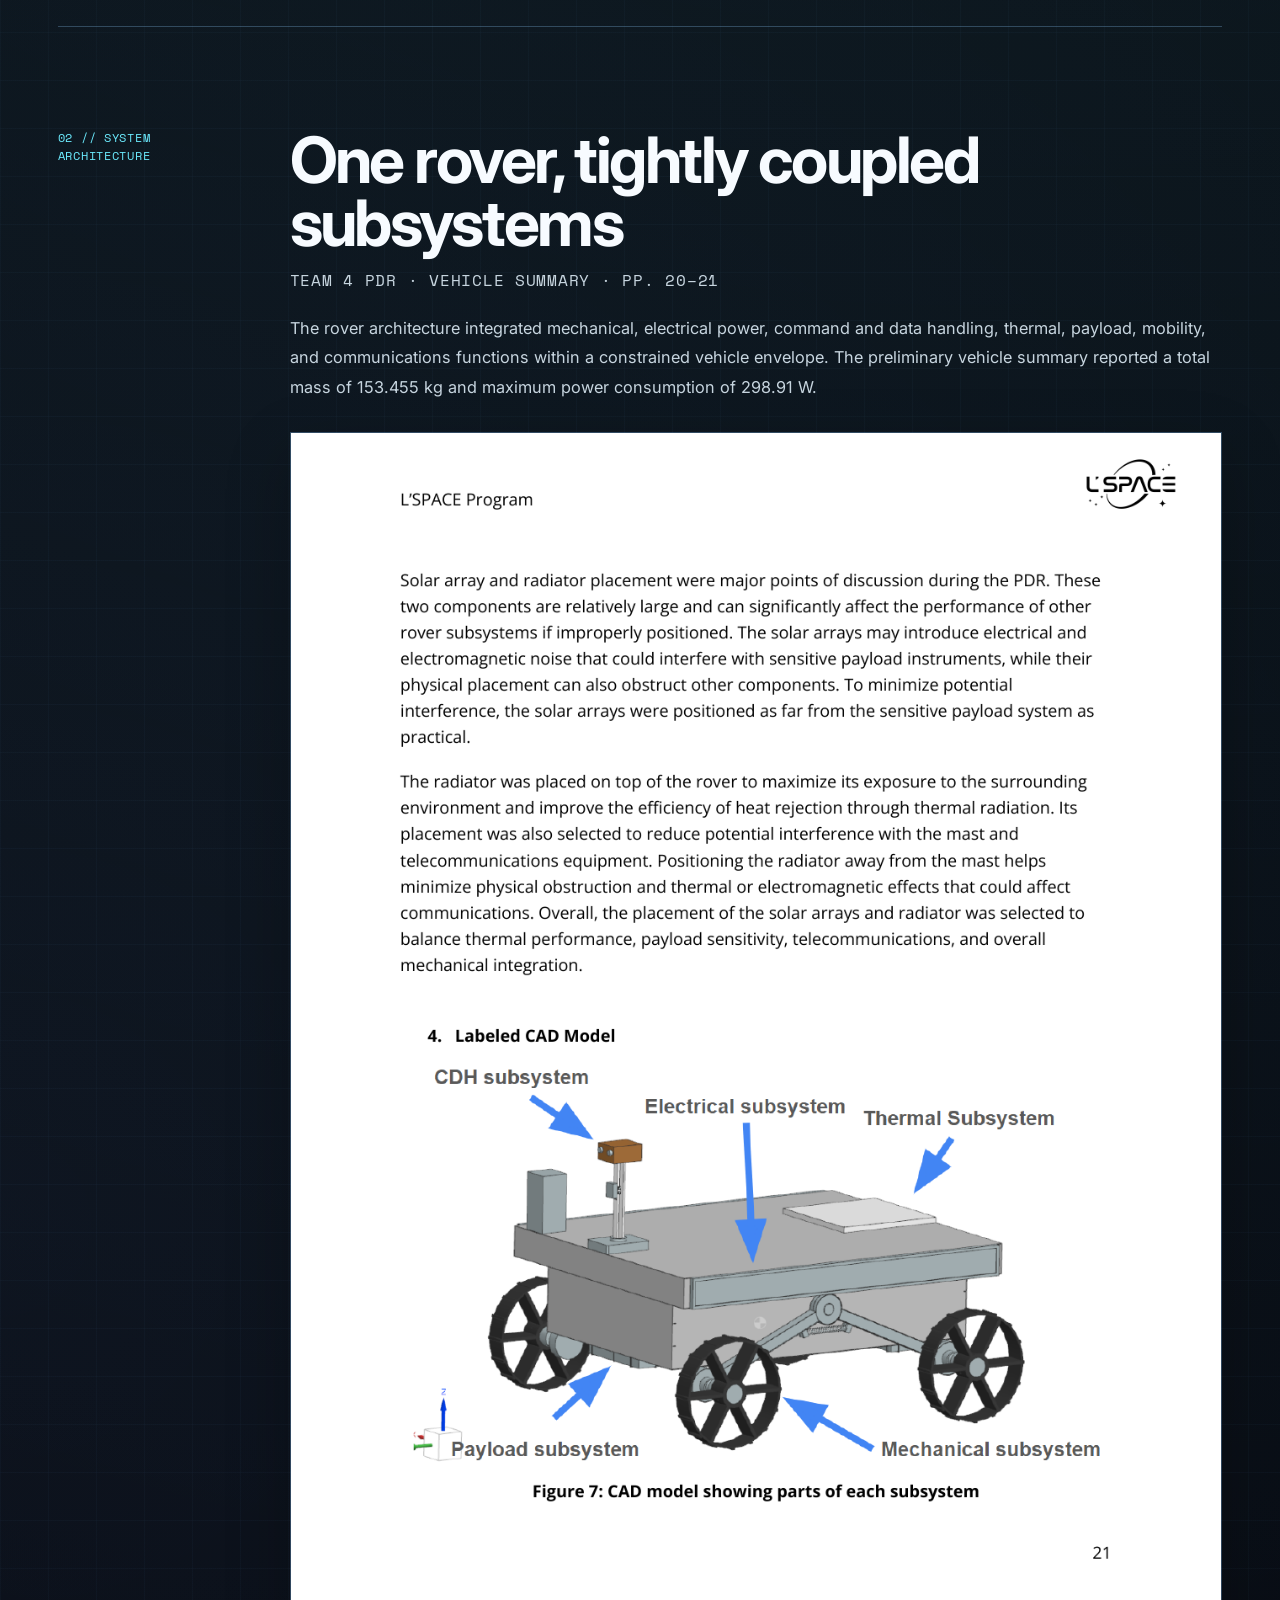
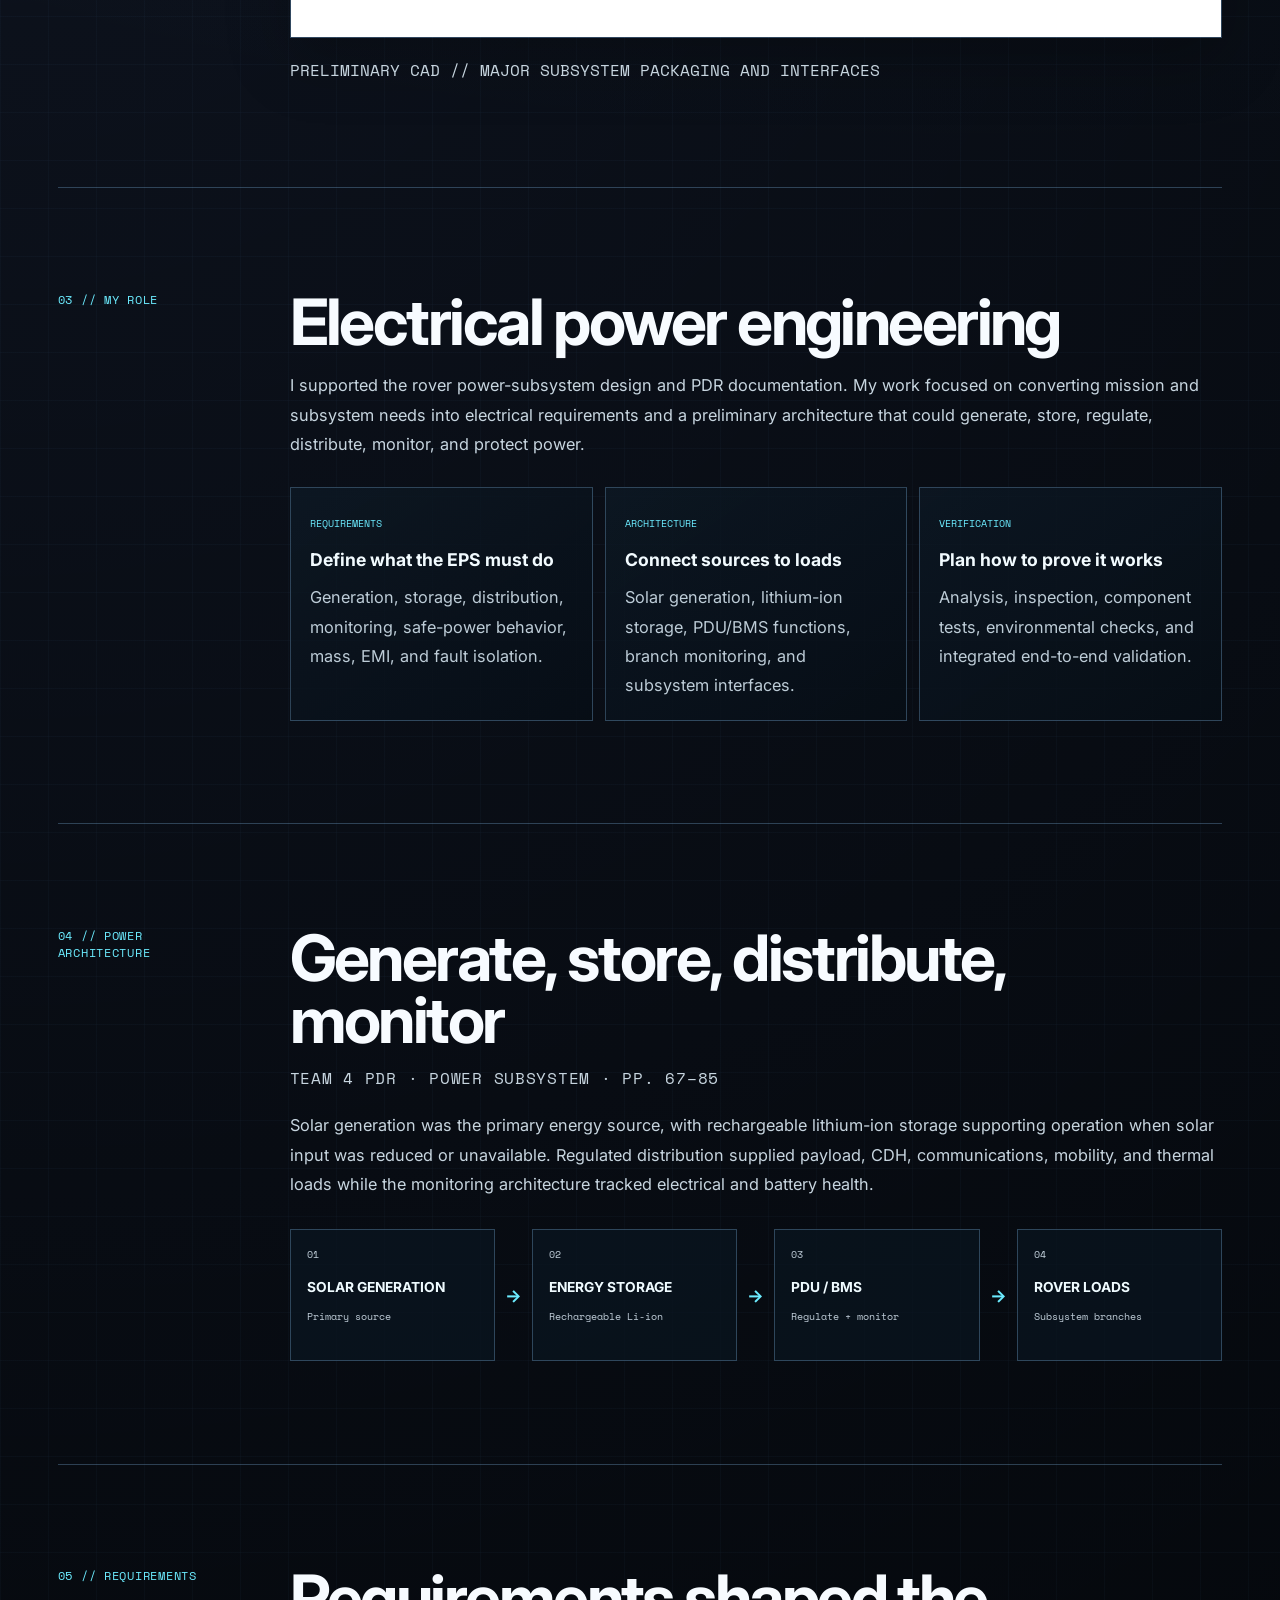
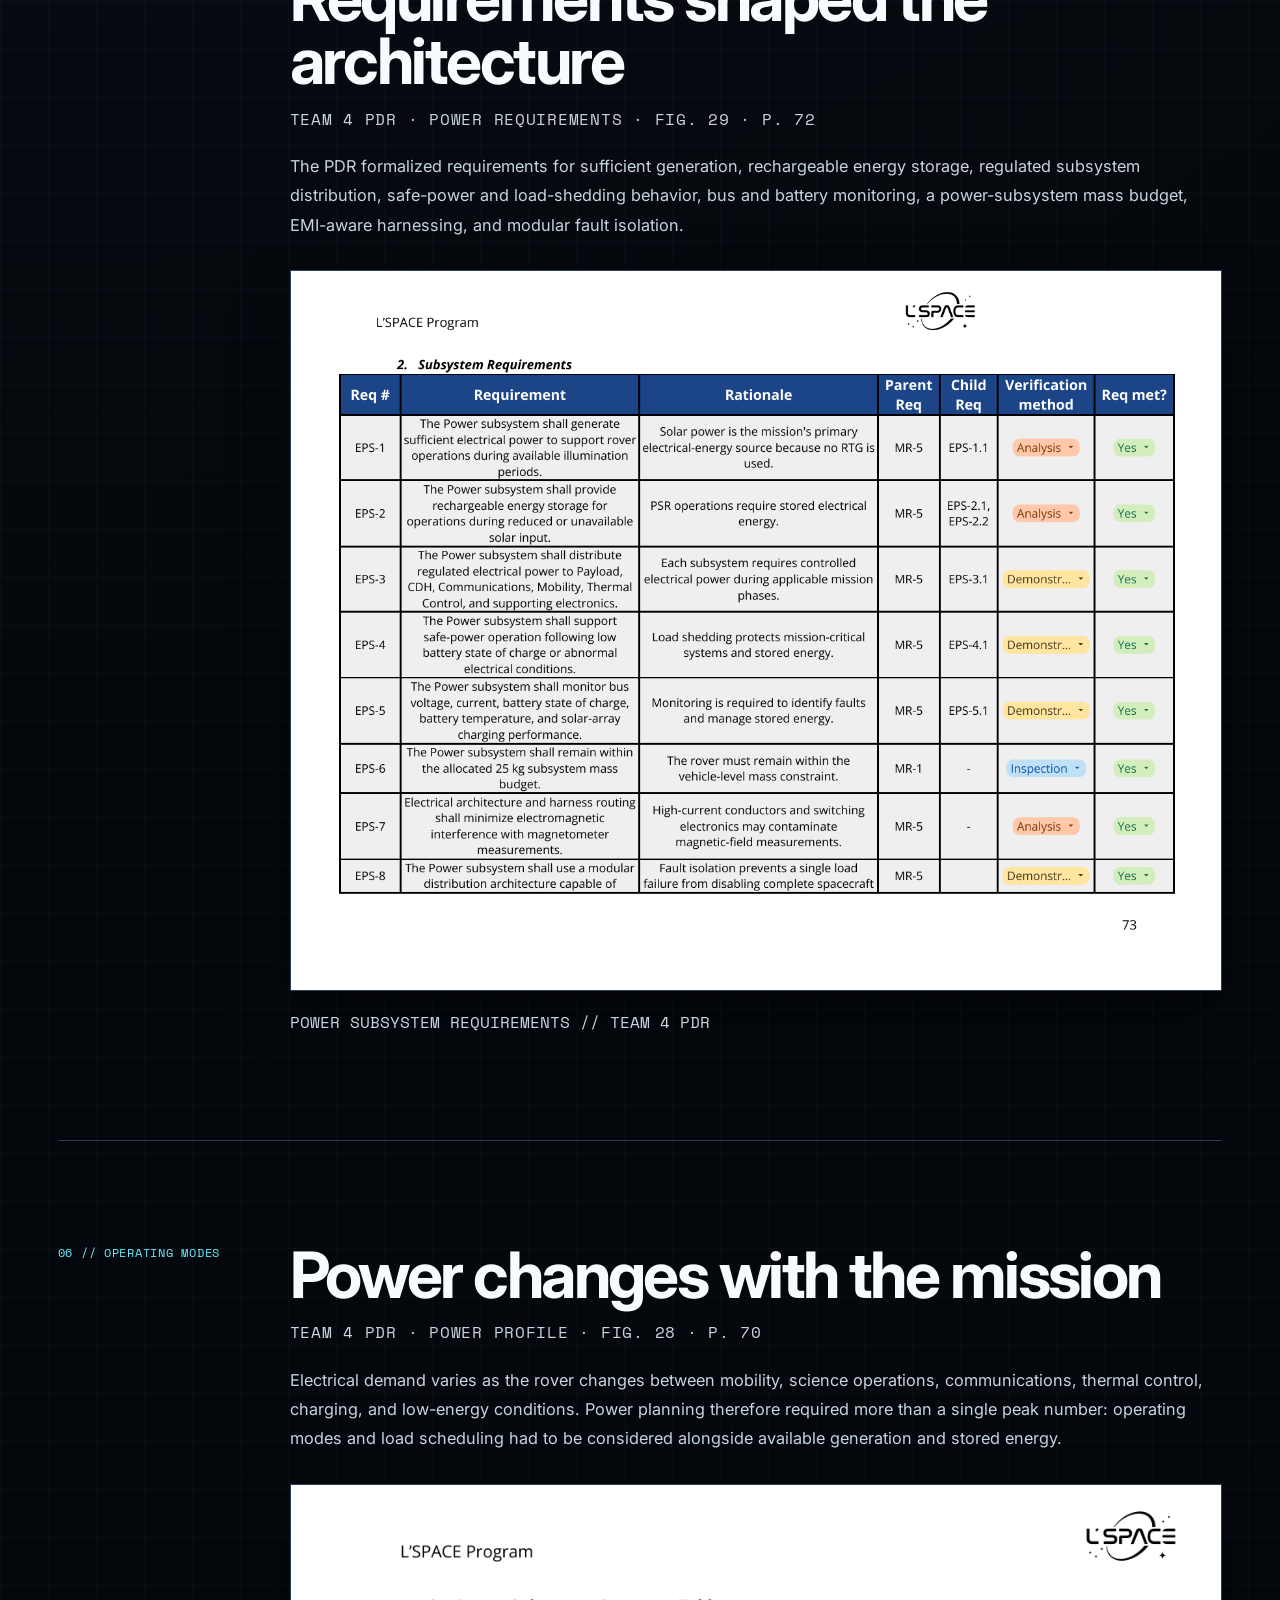
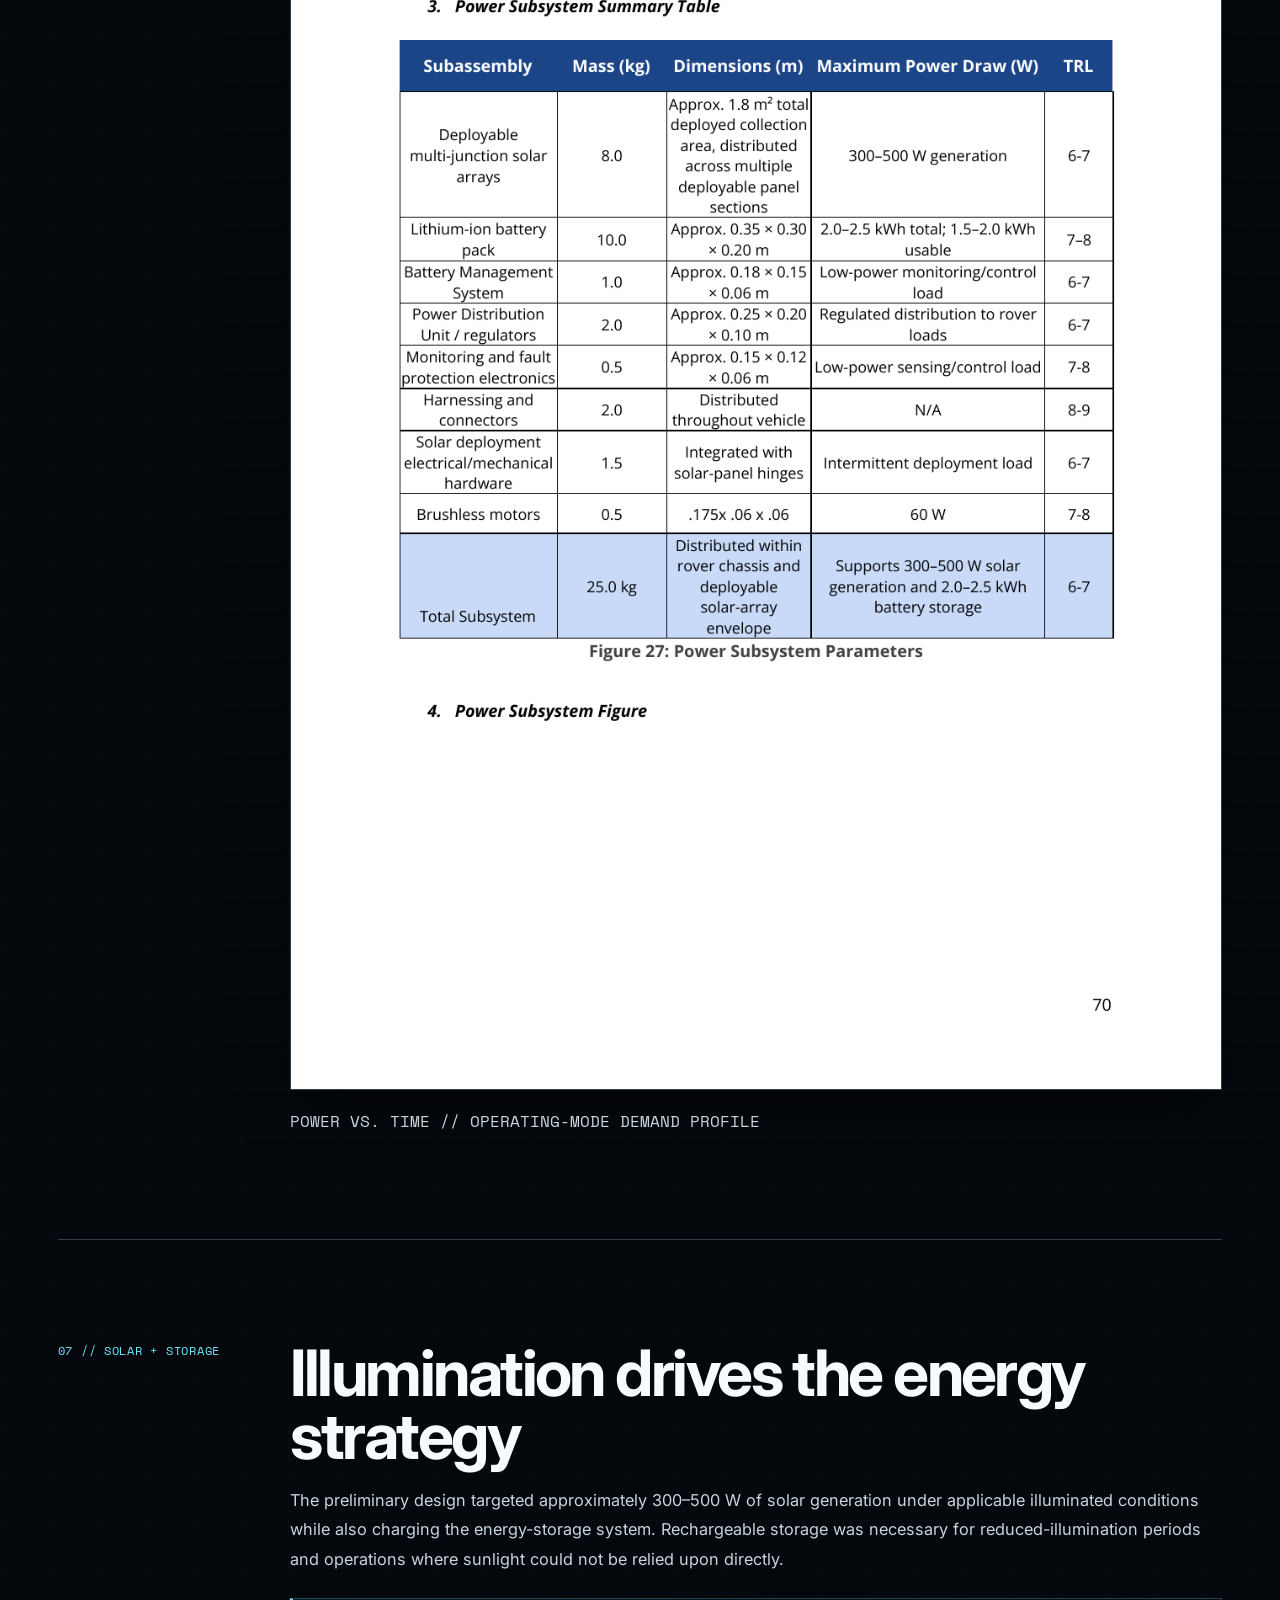
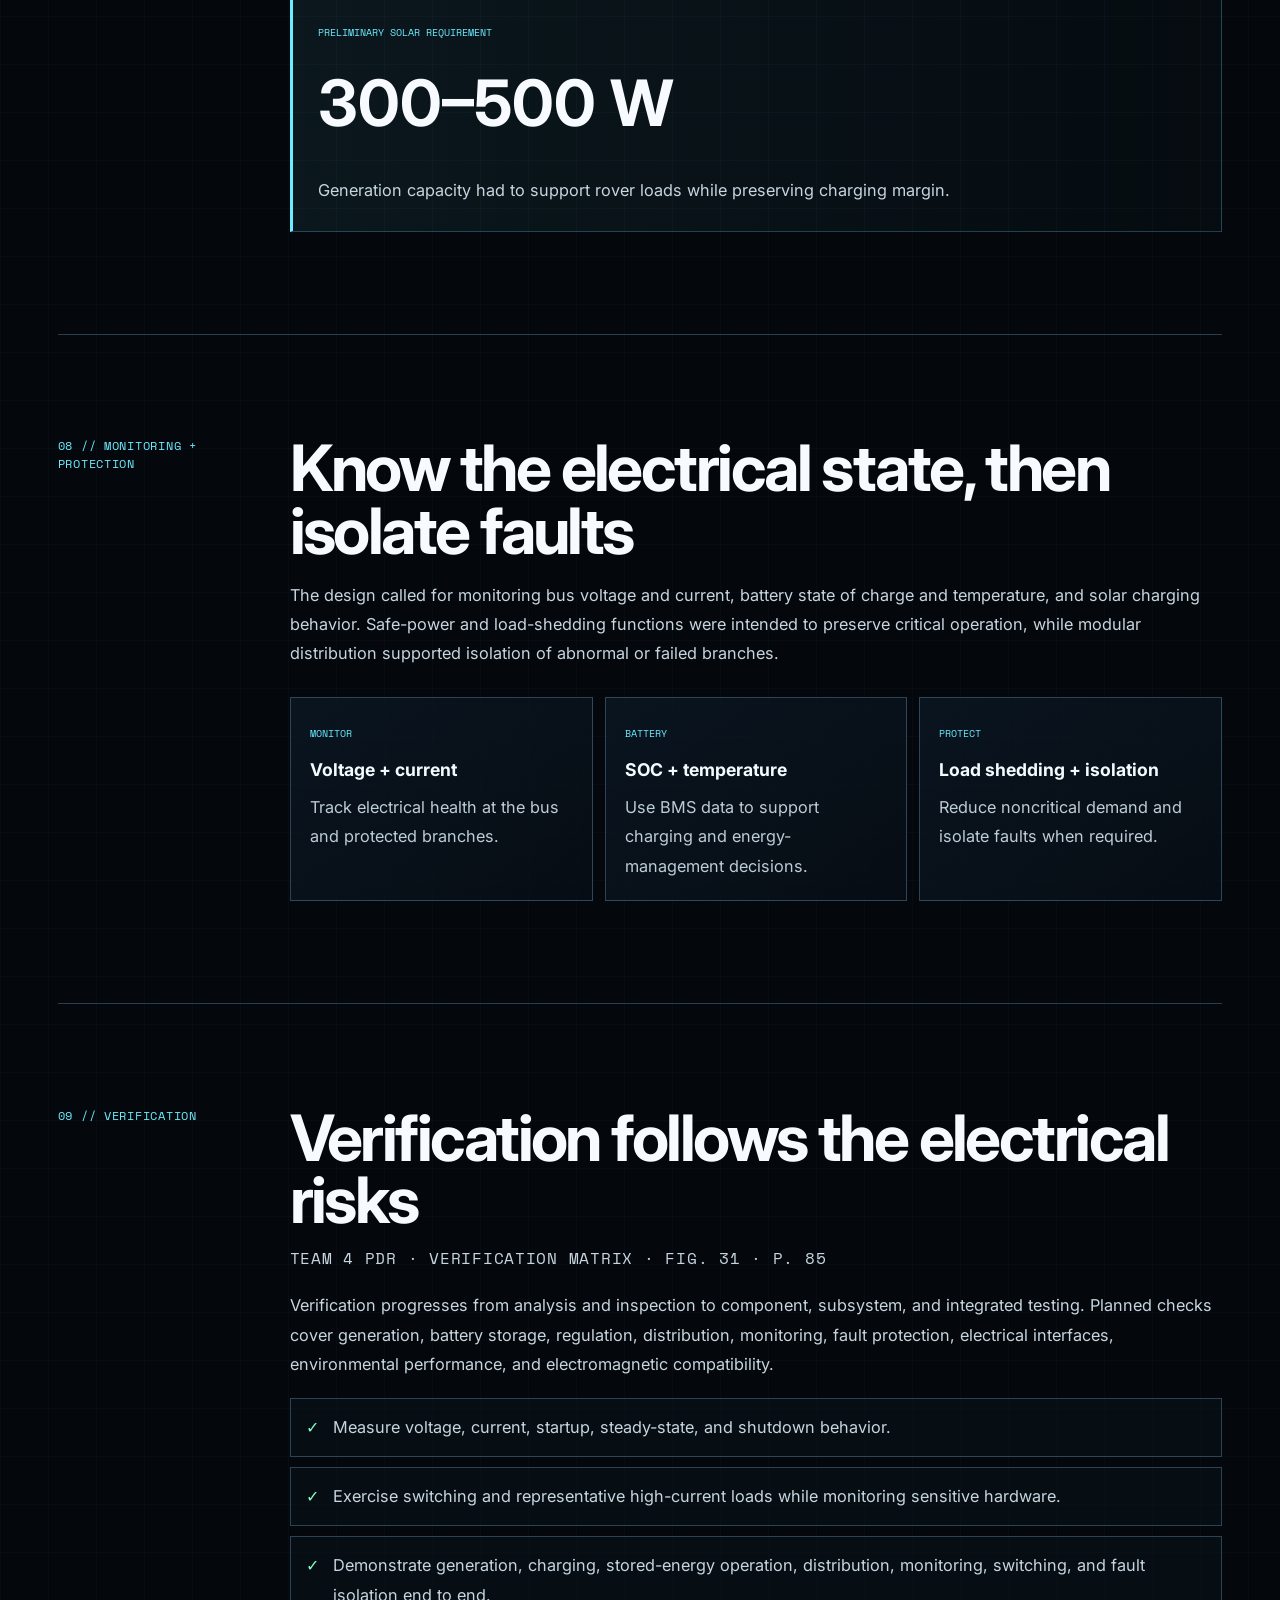
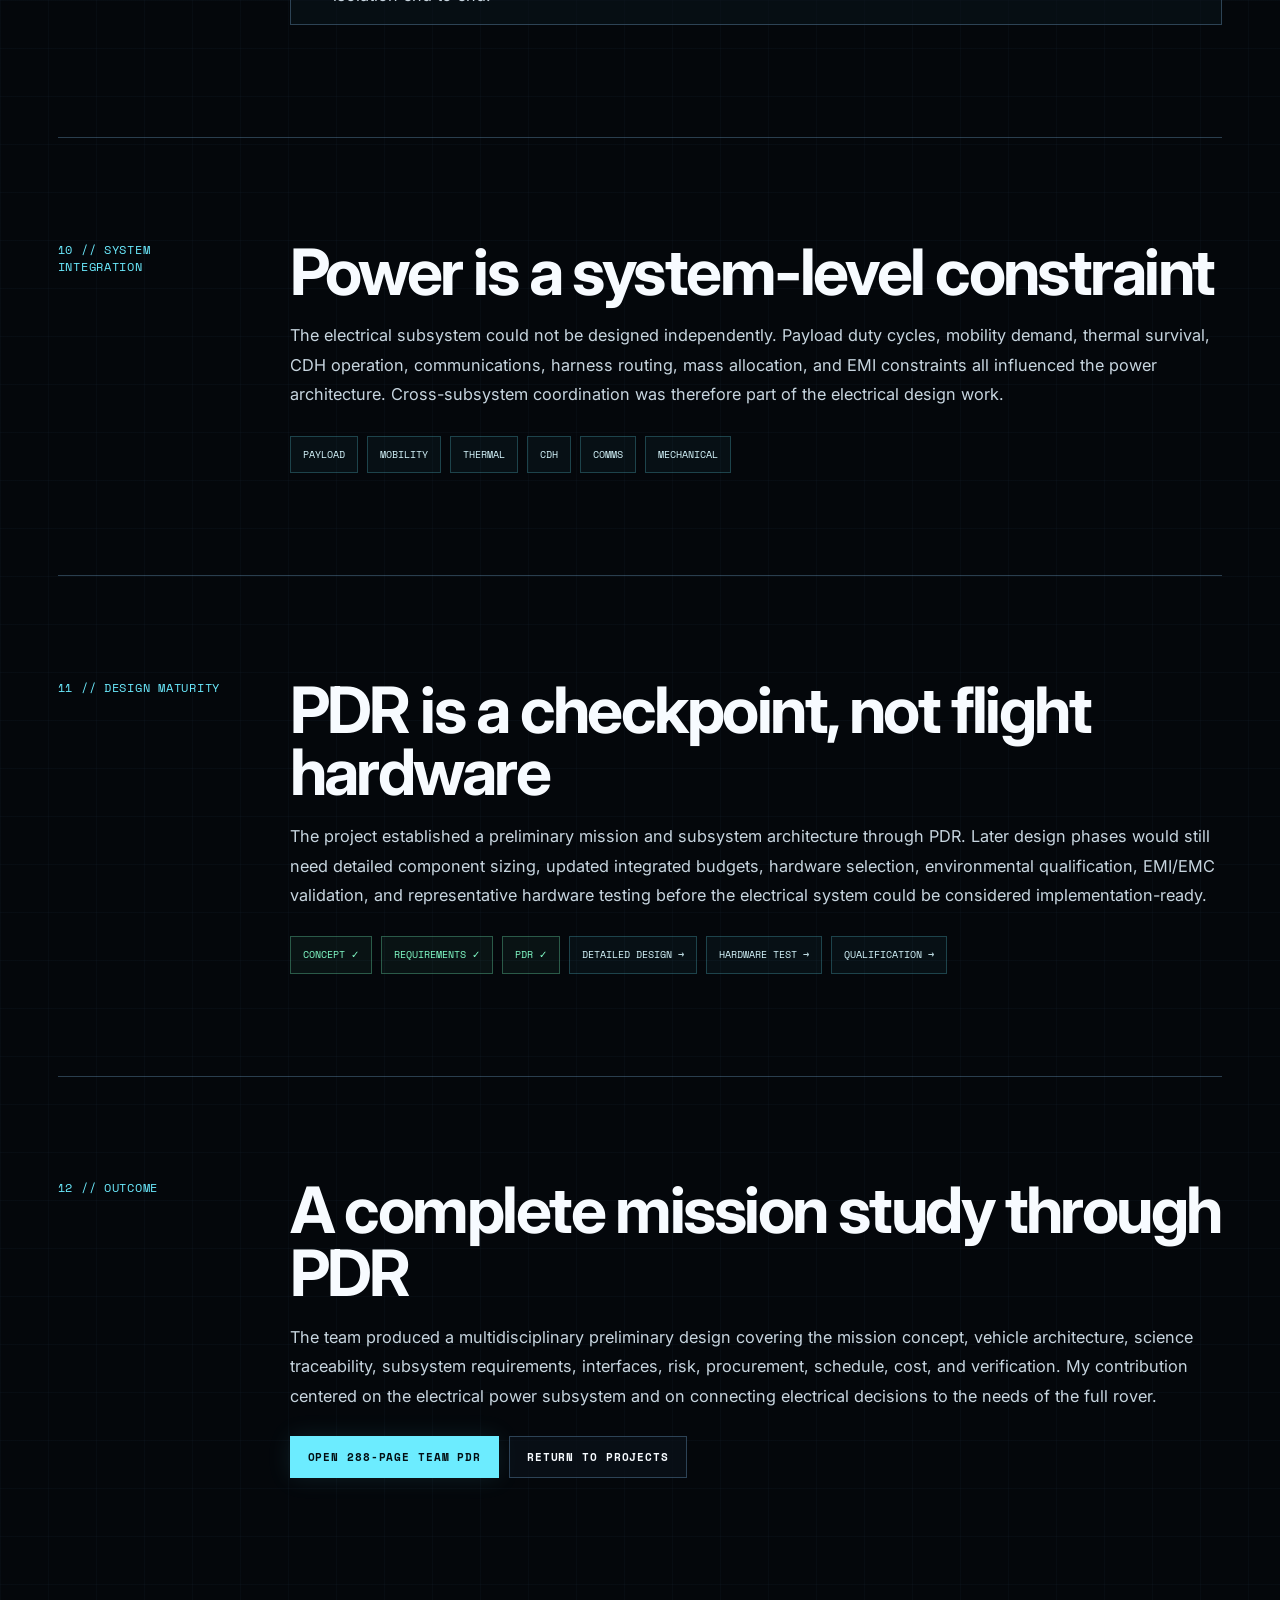
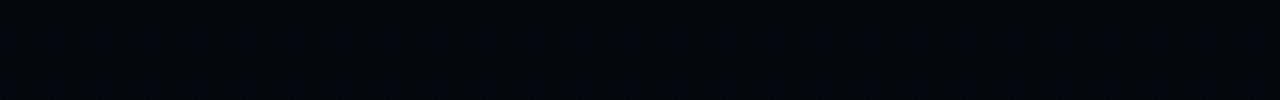
<file: projects/lspace-power.html>
<!DOCTYPE html>
<html lang="en">

<head>
  <meta charset="UTF-8">
  <meta name="viewport" content="width=device-width, initial-scale=1.0">

  <link rel="preconnect" href="https://fonts.googleapis.com">
  <link rel="preconnect" href="https://fonts.gstatic.com" crossorigin>

  <link
    href="https://fonts.googleapis.com/css2?family=Inter:wght@400;500;600;700;800&family=Space+Mono:wght@400;700&display=swap"
    rel="stylesheet"
  >

  <link rel="stylesheet" href="../styles.css">

  <title>Lunar South Pole Rover — Power Subsystem | Ahmad Jawed Rahimi</title>

  <meta
    name="description"
    content="NASA L’SPACE Mission Concept Academy case study: electrical power-subsystem design for a lunar south pole rover concept."
  >
</head>

<body class="case-study-body">

  <a class="skip-link" href="#case-main">
    SKIP TO CASE STUDY
  </a>

  <div class="scroll-progress" aria-hidden="true">
    <span></span>
  </div>

  <div class="noise"></div>
  <div class="cursor-glow"></div>


  <header class="case-topbar">

    <a href="../index.html" class="logo">
      AJR<span>/26</span>
    </a>

    <div class="case-topbar-links">

      <a href="../index.html#projects">
        PROJECTS
      </a>

      <a href="../index.html#experience">
        EXPERIENCE
      </a>

      <a
        href="../assets/LSPACE_Team4_PDR.pdf"
        target="_blank"
        rel="noopener noreferrer"
      >
        TEAM PDR ↗
      </a>

    </div>

  </header>


  <main class="case-page" id="case-main">


    <!-- ==========================================
         CASE STUDY HERO
    ========================================== -->

    <header class="case-hero case-hero-updated">

      <div class="case-hero-copy">

        <p class="case-kicker">
          01 // L’SPACE MISSION CONCEPT ACADEMY
        </p>

        <h1>
          LUNAR SOUTH POLE
          <br>
          <span>POWER SYSTEM</span>
        </h1>

        <p class="case-lead">
          A student mission concept for a lunar south pole rover developed through
          NASA L’SPACE Mission Concept Academy and carried through Preliminary
          Design Review. I supported the rover’s electrical power subsystem,
          translating mission constraints into requirements, architecture,
          operating modes, and a verification strategy.
        </p>

        <div class="case-role-line">

          <div>
            <span>AHMAD JAWED RAHIMI</span>
            <strong>Electrical Engineer · Team 4</strong>
          </div>

          <div>
            <span>PROGRAM</span>
            <strong>NASA L’SPACE MCA · Summer 2026</strong>
          </div>

        </div>

        <div class="case-actions">

          <a
            class="future-btn primary"
            href="../assets/LSPACE_Team4_PDR.pdf"
            target="_blank"
            rel="noopener noreferrer"
          >
            VIEW TEAM PDR
          </a>

          <a
            class="future-btn"
            href="../index.html#projects"
          >
            BACK TO PROJECTS
          </a>

        </div>

      </div>


      <figure class="case-hero-media">

        <img
          src="../assets/lspace-rover-cad.png"
          alt="Team 4 preliminary lunar rover CAD with major subsystems labeled"
        >

        <figcaption>
          TEAM 4 // PRELIMINARY VEHICLE CAD
        </figcaption>

      </figure>


      <div class="case-meta">

        <div>
          <span>MISSION REGION</span>
          <strong>PNS02 · LUNAR SOUTH POLE</strong>
        </div>

        <div>
          <span>VEHICLE MASS</span>
          <strong>153.455 kg</strong>
        </div>

        <div>
          <span>MAX VEHICLE POWER</span>
          <strong>298.91 W</strong>
        </div>

        <div>
          <span>DESIGN REVIEW</span>
          <strong>PDR COMPLETE</strong>
        </div>

      </div>

    </header>


    <!-- ==========================================
         STICKY MISSION INDEX
    ========================================== -->

    <nav class="case-toc" aria-label="Case study sections">

      <span>MISSION INDEX</span>

      <a href="#mission">01 Mission</a>
      <a href="#architecture">02 Architecture</a>
      <a href="#role">03 My Role</a>
      <a href="#power">04 Power System</a>
      <a href="#requirements">05 Requirements</a>
      <a href="#operations">06 Operations</a>
      <a href="#storage">07 Solar + Storage</a>
      <a href="#protection">08 Protection</a>
      <a href="#verification">09 Verification</a>
      <a href="#integration">10 Integration</a>
      <a href="#maturity">11 Next Steps</a>
      <a href="#outcome">12 Outcome</a>

    </nav>


    <!-- ==========================================
         01 MISSION
    ========================================== -->

    <section class="case-section" id="mission">

      <div class="case-number">
        01 // MISSION CONCEPT
      </div>

      <div class="case-body">

        <h2>
          Lunar south pole exploration
        </h2>

        <p class="case-source">
          TEAM 4 PDR · MISSION OVERVIEW + VEHICLE SUMMARY
        </p>

        <p>
          Team 4 developed a rover concept for the PNS02 region near the lunar
          south pole, between Shackleton and Slater craters. The science concept
          combined investigation of lunar origin and interior evolution with
          volatile characterization, water-ice measurements, and early-stage
          in-situ resource utilization feasibility.
        </p>

        <div class="case-stat-grid">

          <div>
            <span>REGION</span>
            <strong>PNS02</strong>
          </div>

          <div>
            <span>PLATFORM</span>
            <strong>MOBILE ROVER</strong>
          </div>

          <div>
            <span>ENVIRONMENT</span>
            <strong>ILLUMINATED + PSR TERRAIN</strong>
          </div>

        </div>

      </div>

    </section>


    <!-- ==========================================
         02 ARCHITECTURE
    ========================================== -->

    <section class="case-section" id="architecture">

      <div class="case-number">
        02 // SYSTEM ARCHITECTURE
      </div>

      <div class="case-body">

        <h2>
          One rover, tightly coupled subsystems
        </h2>

        <p class="case-source">
          TEAM 4 PDR · VEHICLE SUMMARY · PP. 20–21
        </p>

        <p>
          The rover architecture integrated mechanical, electrical power,
          command and data handling, thermal, payload, mobility, and
          communications functions within a constrained vehicle envelope.
          The preliminary vehicle summary reported a total mass of 153.455 kg
          and maximum power consumption of 298.91 W.
        </p>

        <img
          class="case-image"
          src="../assets/lspace-rover-cad.png"
          alt="Labeled lunar rover CAD model showing major Team 4 subsystems"
        >

        <p class="case-caption">
          PRELIMINARY CAD // MAJOR SUBSYSTEM PACKAGING AND INTERFACES
        </p>

      </div>

    </section>


    <!-- ==========================================
         03 MY ROLE
    ========================================== -->

    <section class="case-section" id="role">

      <div class="case-number">
        03 // MY ROLE
      </div>

      <div class="case-body">

        <h2>
          Electrical power engineering
        </h2>

        <p>
          I supported the rover power-subsystem design and PDR documentation.
          My work focused on converting mission and subsystem needs into
          electrical requirements and a preliminary architecture that could
          generate, store, regulate, distribute, monitor, and protect power.
        </p>

        <div class="case-feature-grid">

          <article>
            <span>REQUIREMENTS</span>
            <h3>Define what the EPS must do</h3>
            <p>
              Generation, storage, distribution, monitoring,
              safe-power behavior, mass, EMI, and fault isolation.
            </p>
          </article>

          <article>
            <span>ARCHITECTURE</span>
            <h3>Connect sources to loads</h3>
            <p>
              Solar generation, lithium-ion storage, PDU/BMS functions,
              branch monitoring, and subsystem interfaces.
            </p>
          </article>

          <article>
            <span>VERIFICATION</span>
            <h3>Plan how to prove it works</h3>
            <p>
              Analysis, inspection, component tests, environmental checks,
              and integrated end-to-end validation.
            </p>
          </article>

        </div>

      </div>

    </section>


    <!-- ==========================================
         04 POWER ARCHITECTURE
    ========================================== -->

    <section class="case-section" id="power">

      <div class="case-number">
        04 // POWER ARCHITECTURE
      </div>

      <div class="case-body">

        <h2>
          Generate, store, distribute, monitor
        </h2>

        <p class="case-source">
          TEAM 4 PDR · POWER SUBSYSTEM · PP. 67–85
        </p>

        <p>
          Solar generation was the primary energy source, with rechargeable
          lithium-ion storage supporting operation when solar input was reduced
          or unavailable. Regulated distribution supplied payload, CDH,
          communications, mobility, and thermal loads while the monitoring
          architecture tracked electrical and battery health.
        </p>

        <div class="case-flow">

          <div>
            <span>01</span>
            <strong>SOLAR GENERATION</strong>
            <small>Primary source</small>
          </div>

          <b>→</b>

          <div>
            <span>02</span>
            <strong>ENERGY STORAGE</strong>
            <small>Rechargeable Li-ion</small>
          </div>

          <b>→</b>

          <div>
            <span>03</span>
            <strong>PDU / BMS</strong>
            <small>Regulate + monitor</small>
          </div>

          <b>→</b>

          <div>
            <span>04</span>
            <strong>ROVER LOADS</strong>
            <small>Subsystem branches</small>
          </div>

        </div>

      </div>

    </section>


    <!-- ==========================================
         05 REQUIREMENTS
    ========================================== -->

    <section class="case-section" id="requirements">

      <div class="case-number">
        05 // REQUIREMENTS
      </div>

      <div class="case-body">

        <h2>
          Requirements shaped the architecture
        </h2>

        <p class="case-source">
          TEAM 4 PDR · POWER REQUIREMENTS · FIG. 29 · P. 72
        </p>

        <p>
          The PDR formalized requirements for sufficient generation,
          rechargeable energy storage, regulated subsystem distribution,
          safe-power and load-shedding behavior, bus and battery monitoring,
          a power-subsystem mass budget, EMI-aware harnessing, and modular
          fault isolation.
        </p>

        <img
          class="case-image"
          src="../assets/lspace-power-requirements.png"
          alt="Power subsystem requirements table from the Team 4 PDR"
        >

        <p class="case-caption">
          POWER SUBSYSTEM REQUIREMENTS // TEAM 4 PDR
        </p>

      </div>

    </section>


    <!-- ==========================================
         06 OPERATING MODES
    ========================================== -->

    <section class="case-section" id="operations">

      <div class="case-number">
        06 // OPERATING MODES
      </div>

      <div class="case-body">

        <h2>
          Power changes with the mission
        </h2>

        <p class="case-source">
          TEAM 4 PDR · POWER PROFILE · FIG. 28 · P. 70
        </p>

        <p>
          Electrical demand varies as the rover changes between mobility,
          science operations, communications, thermal control, charging,
          and low-energy conditions. Power planning therefore required more
          than a single peak number: operating modes and load scheduling had
          to be considered alongside available generation and stored energy.
        </p>

        <img
          class="case-image"
          src="../assets/lspace-power-profile.png"
          alt="Power versus time chart from the Team 4 PDR"
        >

        <p class="case-caption">
          POWER VS. TIME // OPERATING-MODE DEMAND PROFILE
        </p>

      </div>

    </section>


    <!-- ==========================================
         07 SOLAR + STORAGE
    ========================================== -->

    <section class="case-section" id="storage">

      <div class="case-number">
        07 // SOLAR + STORAGE
      </div>

      <div class="case-body">

        <h2>
          Illumination drives the energy strategy
        </h2>

        <p>
          The preliminary design targeted approximately 300–500 W of solar
          generation under applicable illuminated conditions while also
          charging the energy-storage system. Rechargeable storage was necessary
          for reduced-illumination periods and operations where sunlight could
          not be relied upon directly.
        </p>

        <div class="case-callout">

          <span>PRELIMINARY SOLAR REQUIREMENT</span>

          <strong>300–500 W</strong>

          <p>
            Generation capacity had to support rover loads while preserving
            charging margin.
          </p>

        </div>

      </div>

    </section>


    <!-- ==========================================
         08 MONITORING + PROTECTION
    ========================================== -->

    <section class="case-section" id="protection">

      <div class="case-number">
        08 // MONITORING + PROTECTION
      </div>

      <div class="case-body">

        <h2>
          Know the electrical state, then isolate faults
        </h2>

        <p>
          The design called for monitoring bus voltage and current, battery
          state of charge and temperature, and solar charging behavior.
          Safe-power and load-shedding functions were intended to preserve
          critical operation, while modular distribution supported isolation
          of abnormal or failed branches.
        </p>

        <div class="case-feature-grid">

          <article>
            <span>MONITOR</span>
            <h3>Voltage + current</h3>
            <p>
              Track electrical health at the bus and protected branches.
            </p>
          </article>

          <article>
            <span>BATTERY</span>
            <h3>SOC + temperature</h3>
            <p>
              Use BMS data to support charging and energy-management decisions.
            </p>
          </article>

          <article>
            <span>PROTECT</span>
            <h3>Load shedding + isolation</h3>
            <p>
              Reduce noncritical demand and isolate faults when required.
            </p>
          </article>

        </div>

      </div>

    </section>


    <!-- ==========================================
         09 VERIFICATION
    ========================================== -->

    <section class="case-section" id="verification">

      <div class="case-number">
        09 // VERIFICATION
      </div>

      <div class="case-body">

        <h2>
          Verification follows the electrical risks
        </h2>

        <p class="case-source">
          TEAM 4 PDR · VERIFICATION MATRIX · FIG. 31 · P. 85
        </p>

        <p>
          Verification progresses from analysis and inspection to component,
          subsystem, and integrated testing. Planned checks cover generation,
          battery storage, regulation, distribution, monitoring, fault
          protection, electrical interfaces, environmental performance,
          and electromagnetic compatibility.
        </p>

        <ul class="case-checklist">

          <li>
            Measure voltage, current, startup, steady-state, and shutdown behavior.
          </li>

          <li>
            Exercise switching and representative high-current loads while
            monitoring sensitive hardware.
          </li>

          <li>
            Demonstrate generation, charging, stored-energy operation,
            distribution, monitoring, switching, and fault isolation end to end.
          </li>

        </ul>

      </div>

    </section>


    <!-- ==========================================
         10 SYSTEM INTEGRATION
    ========================================== -->

    <section class="case-section" id="integration">

      <div class="case-number">
        10 // SYSTEM INTEGRATION
      </div>

      <div class="case-body">

        <h2>
          Power is a system-level constraint
        </h2>

        <p>
          The electrical subsystem could not be designed independently.
          Payload duty cycles, mobility demand, thermal survival, CDH operation,
          communications, harness routing, mass allocation, and EMI constraints
          all influenced the power architecture. Cross-subsystem coordination
          was therefore part of the electrical design work.
        </p>

        <div
          class="integration-cloud"
          aria-label="Power subsystem interfaces"
        >
          <span>PAYLOAD</span>
          <span>MOBILITY</span>
          <span>THERMAL</span>
          <span>CDH</span>
          <span>COMMS</span>
          <span>MECHANICAL</span>
        </div>

      </div>

    </section>


    <!-- ==========================================
         11 DESIGN MATURITY
    ========================================== -->

    <section class="case-section" id="maturity">

      <div class="case-number">
        11 // DESIGN MATURITY
      </div>

      <div class="case-body">

        <h2>
          PDR is a checkpoint, not flight hardware
        </h2>

        <p>
          The project established a preliminary mission and subsystem
          architecture through PDR. Later design phases would still need
          detailed component sizing, updated integrated budgets, hardware
          selection, environmental qualification, EMI/EMC validation,
          and representative hardware testing before the electrical system
          could be considered implementation-ready.
        </p>

        <div class="case-maturity">

          <span class="done">CONCEPT ✓</span>
          <span class="done">REQUIREMENTS ✓</span>
          <span class="done">PDR ✓</span>
          <span>DETAILED DESIGN →</span>
          <span>HARDWARE TEST →</span>
          <span>QUALIFICATION →</span>

        </div>

      </div>

    </section>


    <!-- ==========================================
         12 OUTCOME
    ========================================== -->

    <section class="case-section case-section-final" id="outcome">

      <div class="case-number">
        12 // OUTCOME
      </div>

      <div class="case-body">

        <h2>
          A complete mission study through PDR
        </h2>

        <p>
          The team produced a multidisciplinary preliminary design covering the
          mission concept, vehicle architecture, science traceability, subsystem
          requirements, interfaces, risk, procurement, schedule, cost, and
          verification. My contribution centered on the electrical power
          subsystem and on connecting electrical decisions to the needs
          of the full rover.
        </p>

        <div class="case-actions">

          <a
            class="future-btn primary"
            href="../assets/LSPACE_Team4_PDR.pdf"
            target="_blank"
            rel="noopener noreferrer"
          >
            OPEN 288-PAGE TEAM PDR
          </a>

          <a
            class="future-btn"
            href="../index.html#projects"
          >
            RETURN TO PROJECTS
          </a>

        </div>

      </div>

    </section>


  </main>


  <button
    class="back-to-top"
    id="backToTop"
    type="button"
    aria-label="Back to top"
  >
    ↑
  </button>


  <script src="../script.js"></script>

</body>

</html>
</file>
<file: styles.css>
/* ==========================================
   DESIGN SYSTEM
========================================== */

:root {
  --bg: #05070b;
  --bg-soft: #080d13;
  --panel: rgba(10, 17, 25, 0.84);
  --panel-strong: #0d141e;

  --text: #edf7ff;
  --muted: #8294a8;

  --cyan: #51e4ff;
  --blue: #6684ff;
  --violet: #8c63ff;
  --green: #65ffb3;

  --line: rgba(126, 183, 255, 0.14);
  --line-strong: rgba(81, 228, 255, 0.36);

  --glow: rgba(81, 228, 255, 0.16);

  --mono: "Space Mono", monospace;
  --sans: "Inter", sans-serif;
}


/* ==========================================
   RESET
========================================== */

* {
  box-sizing: border-box;
  margin: 0;
  padding: 0;
}

html {
  scroll-behavior: smooth;
  scroll-padding-top: 90px;
}

body {
  min-height: 100vh;
  overflow-x: hidden;

  background:
    linear-gradient(
      rgba(255,255,255,.018) 1px,
      transparent 1px
    ),
    linear-gradient(
      90deg,
      rgba(255,255,255,.018) 1px,
      transparent 1px
    ),
    radial-gradient(
      circle at 18% 15%,
      rgba(81,228,255,.09),
      transparent 33%
    ),
    radial-gradient(
      circle at 82% 5%,
      rgba(102,132,255,.10),
      transparent 30%
    ),
    var(--bg);

  background-size:
    52px 52px,
    52px 52px,
    auto,
    auto,
    auto;

  color: var(--text);
  font-family: var(--sans);
  line-height: 1.65;
}

a {
  color: inherit;
}


/* ==========================================
   BACKGROUND DETAILS
========================================== */

.noise {
  position: fixed;
  inset: 0;

  pointer-events: none;

  z-index: 10000;

  opacity: .018;

  background-image:
    repeating-radial-gradient(
      circle at 0 0,
      transparent 0,
      rgba(255,255,255,.25) 1px,
      transparent 2px
    );

  background-size:
    5px 5px;
}

.cursor-glow {
  position: fixed;

  width: 500px;
  height: 500px;

  left: -250px;
  top: -250px;

  border-radius: 50%;

  background:
    radial-gradient(
      circle,
      rgba(81,228,255,.08),
      transparent 67%
    );

  pointer-events: none;

  z-index: -1;
}


/* ==========================================
   NAVIGATION
========================================== */

.navbar {
  position: sticky;

  top: 0;

  z-index: 1000;

  min-height: 76px;

  display: flex;

  align-items: center;

  justify-content: space-between;

  padding:
    0 max(4vw, 24px);

  background:
    rgba(5,7,11,.80);

  backdrop-filter:
    blur(18px);

  border-bottom:
    1px solid var(--line);
}

.logo {
  color: var(--text);

  text-decoration: none;

  font-family: var(--mono);

  font-size: 1rem;

  font-weight: 700;

  letter-spacing: .05em;
}

.logo span {
  color: var(--cyan);
}

.nav-links {
  display: flex;

  gap: 20px;
}

.nav-links a {
  position: relative;

  color: var(--muted);

  text-decoration: none;

  font-family: var(--mono);

  font-size: .62rem;

  letter-spacing: .07em;

  transition:
    color .2s ease;
}

.nav-links a::after {
  content: "";

  position: absolute;

  left: 0;

  bottom: -8px;

  width: 0;

  height: 1px;

  background:
    var(--cyan);

  transition:
    width .2s ease;
}

.nav-links a:hover {
  color:
    var(--text);
}

.nav-links a:hover::after {
  width: 100%;
}


/* ==========================================
   MAIN
========================================== */

main {
  width:
    min(1220px, 91%);

  margin:
    0 auto;
}


/* ==========================================
   HERO
========================================== */

.hero {
  min-height:
    calc(100vh - 76px);

  padding:
    88px 0 40px;
}

.hero-grid {
  min-height:
    calc(100vh - 190px);

  display: grid;

  grid-template-columns:
    minmax(0, 1.35fr)
    minmax(280px, .65fr);

  align-items: center;

  gap: 90px;
}

.system-status {
  width: max-content;

  display: flex;

  align-items: center;

  gap: 9px;

  padding:
    7px 11px;

  border:
    1px solid rgba(101,255,179,.22);

  background:
    rgba(101,255,179,.04);

  color:
    var(--green);

  font-family:
    var(--mono);

  font-size:
    .66rem;

  letter-spacing:
    .08em;
}

.status-dot {
  width: 7px;
  height: 7px;

  border-radius: 50%;

  background:
    var(--green);

  box-shadow:
    0 0 14px var(--green);

  animation:
    pulse 1.8s infinite;
}

@keyframes pulse {

  0%,
  100% {
    opacity: 1;
  }

  50% {
    opacity: .3;
  }

}

.hero-kicker {
  margin-top: 28px;

  color:
    var(--cyan);

  font-family:
    var(--mono);

  font-size:
    .67rem;

  letter-spacing:
    .12em;
}

.hero h1 {
  margin-top: 17px;

  font-size:
    clamp(4.5rem, 9.5vw, 8.5rem);

  font-weight:
    800;

  letter-spacing:
    -.075em;

  line-height:
    .82;
}

.hero h1 span {
  display: block;

  color: transparent;

  -webkit-text-stroke:
    1px rgba(237,247,255,.6);
}

.hero-role {
  margin-top: 32px;

  color:
    var(--text);

  font-size:
    clamp(1rem, 1.8vw, 1.35rem);

  font-weight:
    500;
}

.hero-description {
  max-width:
    640px;

  margin-top:
    20px;

  color:
    var(--muted);

  font-size:
    1rem;
}

.hero-actions {
  display: flex;

  flex-wrap: wrap;

  gap: 10px;

  margin-top:
    30px;
}

.future-btn {
  display:
    inline-flex;

  min-height:
    46px;

  align-items:
    center;

  justify-content:
    center;

  padding:
    0 17px;

  border:
    1px solid var(--line);

  color:
    var(--text);

  background:
    rgba(11,18,27,.68);

  text-decoration:
    none;

  font-family:
    var(--mono);

  font-size:
    .67rem;

  letter-spacing:
    .08em;

  transition:
    transform .2s ease,
    border-color .2s ease,
    box-shadow .2s ease,
    background .2s ease;
}

.future-btn:hover {
  transform:
    translateY(-3px);

  border-color:
    var(--line-strong);

  box-shadow:
    0 0 25px rgba(81,228,255,.08);
}

.future-btn.primary {
  color:
    #031014;

  border-color:
    var(--cyan);

  background:
    var(--cyan);

  box-shadow:
    0 0 28px rgba(81,228,255,.16);
}


/* ==========================================
   HERO IMAGE
========================================== */

.hero-visual {
  position: relative;

  width:
    min(360px, 100%);

  margin-left:
    auto;

  padding:
    14px;

  border:
    1px solid var(--line-strong);

  background:
    rgba(6,12,18,.4);

  box-shadow:
    0 0 60px rgba(81,228,255,.08);
}

.hero-image {
  display: block;

  width:
    100%;

  aspect-ratio:
    4 / 5;

  object-fit:
    cover;

  filter:
    saturate(.86)
    contrast(1.04);

  border:
    1px solid var(--line);
}

.image-scanner {
  position: absolute;

  z-index:
    3;

  top:
    16px;

  left:
    16px;

  right:
    16px;

  height:
    1px;

  background:
    linear-gradient(
      90deg,
      transparent,
      var(--cyan),
      transparent
    );

  box-shadow:
    0 0 14px var(--cyan);

  animation:
    scanner 5s ease-in-out infinite;
}

@keyframes scanner {

  0% {
    transform:
      translateY(0);

    opacity:
      .2;
  }

  50% {
    transform:
      translateY(390px);

    opacity:
      1;
  }

  100% {
    transform:
      translateY(0);

    opacity:
      .2;
  }

}

.hud-corner {
  position: absolute;

  width:
    26px;

  height:
    26px;

  z-index:
    4;
}

.hud-top-left {
  top:
    -5px;

  left:
    -5px;

  border-top:
    2px solid var(--cyan);

  border-left:
    2px solid var(--cyan);
}

.hud-top-right {
  top:
    -5px;

  right:
    -5px;

  border-top:
    2px solid var(--cyan);

  border-right:
    2px solid var(--cyan);
}

.hud-bottom-left {
  bottom:
    -5px;

  left:
    -5px;

  border-bottom:
    2px solid var(--cyan);

  border-left:
    2px solid var(--cyan);
}

.hud-bottom-right {
  bottom:
    -5px;

  right:
    -5px;

  border-bottom:
    2px solid var(--cyan);

  border-right:
    2px solid var(--cyan);
}

.image-label {
  position: absolute;

  z-index:
    5;

  padding:
    5px 8px;

  color:
    var(--cyan);

  background:
    rgba(5,7,11,.88);

  font-family:
    var(--mono);

  font-size:
    .56rem;

  letter-spacing:
    .08em;
}

.top-label {
  top:
    25px;

  left:
    25px;
}

.bottom-label {
  right:
    25px;

  bottom:
    25px;
}


/* ==========================================
   SIGNAL STRIP
========================================== */

.signal-strip {
  min-height:
    50px;

  display: grid;

  grid-template-columns:
    150px 1fr;

  align-items:
    center;

  margin-top:
    20px;

  border-top:
    1px solid var(--line);

  border-bottom:
    1px solid var(--line);

  font-family:
    var(--mono);

  font-size:
    .62rem;
}

.signal-strip > span {
  color:
    var(--cyan);
}

.signal-content {
  display: flex;

  flex-wrap: wrap;

  gap: 15px;

  color:
    var(--muted);
}

.signal-content span {
  color:
    rgba(81,228,255,.45);
}


/* ==========================================
   SECTIONS
========================================== */

.section {
  position:
    relative;

  display:
    grid;

  grid-template-columns:
    75px 1fr;

  gap:
    38px;

  padding:
    120px 0;

  border-top:
    1px solid var(--line);
}

.section-content {
  min-width: 0;
}

.section-index {
  color:
    rgba(81,228,255,.46);

  font-family:
    var(--mono);

  font-size:
    .72rem;

  padding-top:
    13px;
}

.section-kicker {
  color:
    var(--cyan);

  font-family:
    var(--mono);

  font-size:
    .66rem;

  letter-spacing:
    .12em;
}

.section h2 {
  margin-top:
    8px;

  font-size:
    clamp(3rem, 6vw, 5.7rem);

  letter-spacing:
    -.055em;

  line-height:
    .95;
}

.section h2 span {
  color:
    var(--cyan);
}


/* ==========================================
   ABOUT
========================================== */

.about-layout {
  display: grid;

  grid-template-columns:
    .95fr 1.3fr;

  gap:
    70px;

  margin-top:
    60px;
}

.about-lead {
  font-size:
    clamp(2rem, 3vw, 3.2rem);

  line-height:
    1.12;

  letter-spacing:
    -.035em;
}

.about-lead span {
  color:
    var(--cyan);
}

.about-copy p {
  margin-bottom:
    19px;

  color:
    var(--muted);
}

.profile-metrics {
  display: grid;

  grid-template-columns:
    repeat(4, 1fr);

  margin-top:
    58px;

  border-top:
    1px solid var(--line);

  border-bottom:
    1px solid var(--line);
}

.metric {
  min-height:
    100px;

  display: flex;

  flex-direction:
    column;

  justify-content:
    center;

  padding:
    18px;

  border-right:
    1px solid var(--line);
}

.metric:last-child {
  border-right:
    none;
}

.metric-label {
  color:
    var(--muted);

  font-family:
    var(--mono);

  font-size:
    .58rem;
}

.metric strong {
  margin-top:
    7px;

  color:
    var(--text);

  font-family:
    var(--mono);

  font-size:
    .75rem;
}


/* ==========================================
   SYSTEMS
========================================== */

.systems-grid {
  display: grid;

  grid-template-columns:
    repeat(2, minmax(0, 1fr));

  gap:
    16px;

  margin-top:
    55px;
}

.system-card {
  position:
    relative;

  min-height:
    340px;

  padding:
    25px;

  overflow:
    hidden;

  border:
    1px solid var(--line);

  background:
    linear-gradient(
      145deg,
      rgba(12,20,29,.88),
      rgba(8,13,19,.78)
    );

  transition:
    transform .22s ease,
    border-color .22s ease;
}

.system-card::before {
  content:
    "";

  position:
    absolute;

  inset:
    0;

  pointer-events:
    none;

  background:
    linear-gradient(
      135deg,
      rgba(81,228,255,.05),
      transparent 45%
    );
}

.system-card:hover {
  transform:
    translateY(-6px);

  border-color:
    var(--line-strong);
}

.system-card-top {
  display: flex;

  align-items:
    center;

  justify-content:
    space-between;

  font-family:
    var(--mono);

  font-size:
    .6rem;

  color:
    var(--muted);
}

.active-text {
  color:
    var(--green);
}

.queued-text {
  color:
    var(--blue);
}

.system-card h3 {
  margin-top:
    55px;

  font-size:
    1.45rem;

  line-height:
    1.15;
}

.system-subtitle {
  margin-top:
    6px;

  color:
    var(--cyan);

  font-family:
    var(--mono);

  font-size:
    .66rem;
}

.system-card > p:not(.system-subtitle) {
  margin-top:
    22px;

  color:
    var(--muted);
}

.system-readouts {
  display: flex;

  flex-wrap:
    wrap;

  gap:
    7px;

  margin-top:
    28px;
}

.system-readouts span {
  padding:
    6px 8px;

  border:
    1px solid var(--line);

  color:
    var(--muted);

  font-family:
    var(--mono);

  font-size:
    .55rem;
}


/* ==========================================
   EXPERIENCE
========================================== */

.mission-log {
  margin-top:
    55px;
}

.mission-entry {
  display: grid;

  grid-template-columns:
    120px minmax(0, 1fr);

  gap:
    30px;

  padding:
    42px 0;

  border-top:
    1px solid var(--line);
}

.mission-date {
  color:
    rgba(81,228,255,.55);

  font-family:
    var(--mono);

  font-size:
    .72rem;
}

.mission-heading {
  display: flex;

  justify-content:
    space-between;

  gap:
    30px;
}

.mission-org {
  color:
    var(--cyan);

  font-family:
    var(--mono);

  font-size:
    .62rem;

  letter-spacing:
    .08em;
}

.mission-heading h3 {
  margin-top:
    5px;

  font-size:
    1.38rem;
}

.mission-period {
  color:
    var(--muted);

  font-family:
    var(--mono);

  font-size:
    .62rem;

  white-space:
    nowrap;
}

.mission-details > p {
  max-width:
    760px;

  margin-top:
    17px;

  color:
    var(--muted);
}

.mission-details ul {
  max-width:
    800px;

  margin:
    18px 0 0 18px;
}

.mission-details li {
  margin-bottom:
    9px;

  color:
    var(--muted);
}

.mission-tags {
  display: flex;

  flex-wrap:
    wrap;

  gap:
    7px;

  margin-top:
    21px;
}

.mission-tags span {
  padding:
    6px 8px;

  border:
    1px solid var(--line);

  color:
    var(--muted);

  font-family:
    var(--mono);

  font-size:
    .55rem;
}


/* ==========================================
   PROJECTS
========================================== */

.build-grid {
  display: grid;

  grid-template-columns:
    repeat(2, minmax(0, 1fr));

  gap:
    15px;

  margin-top:
    55px;
}

.build-card {
  position:
    relative;

  min-height:
    300px;

  padding:
    26px;

  border:
    1px solid var(--line);

  background:
    rgba(10,17,25,.74);

  transition:
    transform .2s ease,
    border-color .2s ease,
    background .2s ease;
}

.build-card:hover {
  transform:
    translateY(-5px);

  border-color:
    var(--line-strong);

  background:
    rgba(12,21,30,.94);
}

.build-id {
  color:
    var(--cyan);

  font-family:
    var(--mono);

  font-size:
    .58rem;
}

.build-card h3 {
  margin-top:
    35px;

  font-size:
    1.5rem;
}

.build-card p {
  max-width:
    510px;

  margin-top:
    16px;

  padding-bottom:
    50px;

  color:
    var(--muted);
}

.build-tech {
  position:
    absolute;

  left:
    26px;

  bottom:
    24px;

  right:
    26px;

  color:
    rgba(81,228,255,.55);

  font-family:
    var(--mono);

  font-size:
    .55rem;

  line-height:
    1.6;
}


/* ==========================================
   SKILLS
========================================== */

.stack-terminal {
  margin-top:
    55px;

  border:
    1px solid var(--line);

  background:
    rgba(6,11,16,.84);

  box-shadow:
    0 0 45px rgba(81,228,255,.05);
}

.terminal-header {
  min-height:
    45px;

  display: flex;

  align-items:
    center;

  justify-content:
    space-between;

  padding:
    0 18px;

  border-bottom:
    1px solid var(--line);

  color:
    var(--muted);

  font-family:
    var(--mono);

  font-size:
    .6rem;
}

.terminal-header span:last-child {
  color:
    var(--green);
}

.terminal-row {
  display: grid;

  grid-template-columns:
    220px minmax(0, 1fr);

  gap:
    25px;

  padding:
    22px;

  border-bottom:
    1px solid var(--line);
}

.terminal-row:last-child {
  border-bottom:
    none;
}

.terminal-command {
  color:
    var(--cyan);

  font-family:
    var(--mono);

  font-size:
    .66rem;
}

.terminal-row p {
  color:
    var(--muted);

  font-family:
    var(--mono);

  font-size:
    .65rem;

  line-height:
    1.8;
}


/* ==========================================
   EDUCATION
========================================== */

.education-panel {
  display: flex;

  justify-content:
    space-between;

  gap:
    40px;

  margin-top:
    55px;

  padding:
    30px;

  border:
    1px solid var(--line);

  background:
    linear-gradient(
      145deg,
      rgba(12, 20, 29, .88),
      rgba(8, 13, 19, .76)
    );

  box-shadow:
    0 0 30px rgba(81, 228, 255, .03);

  transition:
    transform .2s ease,
    border-color .2s ease,
    box-shadow .2s ease;
}

.education-panel:hover {
  transform:
    translateY(-3px);

  border-color:
    var(--line-strong);

  box-shadow:
    0 0 35px rgba(81, 228, 255, .07);
}

.education-code {
  color:
    var(--cyan);

  font-family:
    var(--mono);

  font-size:
    .62rem;

  letter-spacing:
    .08em;
}

.education-panel h3 {
  margin-top:
    10px;

  color:
    var(--text);

  font-size:
    1.45rem;

  line-height:
    1.25;
}

.education-panel p {
  margin-top:
    6px;

  color:
    var(--muted);
}

.education-degree {
  max-width:
    720px;

  margin-top:
    8px !important;

  color:
    var(--text) !important;

  font-size:
    1.05rem;

  font-weight:
    600;

  line-height:
    1.55;
}

.education-status {
  min-width:
    190px;

  display:
    flex;

  flex-direction:
    column;

  align-items:
    flex-end;
}

.education-status > span:first-child {
  color:
    var(--muted);

  font-family:
    var(--mono);

  font-size:
    .58rem;

  letter-spacing:
    .06em;
}

.education-status strong {
  margin-top:
    8px;

  color:
    var(--cyan);

  font-family:
    var(--mono);

  font-size:
    .82rem;

  white-space:
    nowrap;

  text-align:
    right;
}

.education-expected {
  margin-top:
    8px;

  color:
    var(--muted) !important;

  font-family:
    var(--mono);

  font-size:
    .52rem !important;

  text-align:
    right;
}

.education-honors {
  display: flex;

  flex-wrap:
    wrap;

  gap:
    8px;

  margin-top:
    18px;
}

.education-honors span {
  padding:
    6px 9px;

  border:
    1px solid rgba(101,255,179,.25);

  background:
    rgba(101,255,179,.04);

  color:
    var(--green);

  font-family:
    var(--mono);

  font-size:
    .56rem;

  letter-spacing:
    .06em;
}

.coursework-heading {
  margin-top:
    28px;
}

.coursework-heading span {
  color:
    var(--cyan);

  font-family:
    var(--mono);

  font-size:
    .58rem;

  letter-spacing:
    .08em;
}

.course-list {
  display: flex;

  flex-wrap:
    wrap;

  gap:
    8px;

  margin-top:
    18px;
}

.course-list span {
  padding:
    7px 9px;

  border:
    1px solid var(--line);

  color:
    var(--muted);

  background:
    rgba(10,17,25,.44);

  font-family:
    var(--mono);

  font-size:
    .55rem;
}

.education-panel-secondary {
  margin-top:
    30px;
}


/* ==========================================
   CERTIFICATIONS
========================================== */

.cert-grid {
  display: grid;

  grid-template-columns:
    repeat(2, minmax(0, 1fr));

  gap:
    14px;

  margin-top:
    55px;
}

.cert-card {
  position:
    relative;

  min-height:
    265px;

  display:
    flex;

  flex-direction:
    column;

  padding:
    25px;

  overflow:
    hidden;

  border:
    1px solid var(--line);

  background:
    linear-gradient(
      145deg,
      rgba(12,20,29,.86),
      rgba(8,13,19,.72)
    );

  transition:
    transform .2s ease,
    border-color .2s ease,
    box-shadow .2s ease;
}

.cert-card::before {
  content:
    "";

  position:
    absolute;

  inset:
    0;

  pointer-events:
    none;

  background:
    linear-gradient(
      135deg,
      rgba(81,228,255,.035),
      transparent 45%
    );
}

.cert-card:hover {
  transform:
    translateY(-5px);

  border-color:
    var(--line-strong);

  box-shadow:
    0 0 30px rgba(81,228,255,.06);
}

.cert-top {
  position:
    relative;

  z-index:
    1;

  display:
    flex;

  align-items:
    center;

  justify-content:
    space-between;

  gap:
    20px;
}

.cert-provider {
  color:
    var(--cyan);

  font-family:
    var(--mono);

  font-size:
    .57rem;

  letter-spacing:
    .08em;
}

.cert-date {
  color:
    var(--muted);

  font-family:
    var(--mono);

  font-size:
    .54rem;

  white-space:
    nowrap;
}

.cert-status {
  color:
    var(--green);

  font-family:
    var(--mono);

  font-size:
    .54rem;

  white-space:
    nowrap;
}

.cert-card h3 {
  position:
    relative;

  z-index:
    1;

  margin-top:
    34px;

  color:
    var(--text);

  font-size:
    1.25rem;

  line-height:
    1.3;
}

.cert-card p {
  position:
    relative;

  z-index:
    1;

  margin-top:
    14px;

  color:
    var(--muted);

  font-size:
    .9rem;

  line-height:
    1.7;
}

.cert-tags {
  position:
    relative;

  z-index:
    1;

  display:
    flex;

  flex-wrap:
    wrap;

  gap:
    6px;

  margin-top:
    auto;

  padding-top:
    24px;
}

.cert-tags span {
  padding:
    5px 7px;

  border:
    1px solid var(--line);

  color:
    var(--muted);

  font-family:
    var(--mono);

  font-size:
    .5rem;
}

.cert-featured {
  border-color:
    rgba(140,99,255,.20);
}

.cert-featured .cert-provider {
  color:
    #a989ff;
}


/* ==========================================
   CERTIFICATION VIEW MORE
========================================== */

/*
  IMPORTANT:
  All cards with cert-extra are hidden initially.
  JavaScript adds "show" when the user clicks the button.
*/

.cert-extra {
  display:
    none;
}

.cert-extra.show {
  display:
    flex;
}

.cert-actions {
  display:
    flex;

  justify-content:
    center;

  margin-top:
    30px;
}

.cert-toggle {
  cursor:
    pointer;

  appearance:
    none;

  font-family:
    var(--mono);

  background:
    rgba(11,18,27,.68);

  color:
    var(--text);
}

.cert-toggle:hover {
  border-color:
    var(--cyan);

  box-shadow:
    0 0 25px rgba(81,228,255,.10);
}


/* ==========================================
   CONTACT
========================================== */

.contact h2 span {
  color:
    var(--cyan);
}

.contact-copy {
  max-width:
    670px;

  margin-top:
    28px;

  color:
    var(--muted);

  font-size:
    1rem;
}

.contact-grid {
  display: grid;

  grid-template-columns:
    repeat(2, minmax(0, 1fr));

  gap:
    12px;

  margin-top:
    45px;
}

.contact-node {
  min-height:
    100px;

  display:
    flex;

  flex-direction:
    column;

  justify-content:
    center;

  padding:
    20px;

  border:
    1px solid var(--line);

  background:
    rgba(10,17,25,.72);

  color:
    var(--text);

  text-decoration:
    none;

  transition:
    transform .2s ease,
    border-color .2s ease;
}

.contact-node:hover {
  transform:
    translateX(5px);

  border-color:
    var(--line-strong);
}

.contact-node span {
  color:
    var(--cyan);

  font-family:
    var(--mono);

  font-size:
    .56rem;
}

.contact-node strong {
  margin-top:
    8px;

  font-family:
    var(--mono);

  font-size:
    .72rem;

  overflow-wrap:
    anywhere;
}


/* ==========================================
   FOOTER
========================================== */

footer {
  min-height:
    90px;

  display:
    flex;

  align-items:
    center;

  justify-content:
    space-between;

  border-top:
    1px solid var(--line);

  color:
    var(--muted);

  font-family:
    var(--mono);

  font-size:
    .58rem;
}

footer a {
  color:
    var(--muted);

  text-decoration:
    none;
}

footer a:hover {
  color:
    var(--cyan);
}


/* ==========================================
   SCROLL REVEAL
========================================== */

.reveal {
  opacity:
    0;

  transform:
    translateY(26px);

  transition:
    opacity .7s ease,
    transform .7s ease;
}

.reveal.visible {
  opacity:
    1;

  transform:
    translateY(0);
}


/* ==========================================
   TABLET
========================================== */

@media (max-width: 1050px) {

  .nav-links {
    gap:
      12px;
  }

  .nav-links a {
    font-size:
      .56rem;
  }

  .hero-grid {
    grid-template-columns:
      1fr;

    gap:
      65px;
  }

  .hero-visual {
    margin-left:
      0;

    width:
      min(340px, 100%);
  }

  .about-layout {
    grid-template-columns:
      1fr;
  }

  .profile-metrics {
    grid-template-columns:
      repeat(2, 1fr);
  }

  .metric:nth-child(2) {
    border-right:
      none;
  }

  .metric:nth-child(-n+2) {
    border-bottom:
      1px solid var(--line);
  }

}


/* ==========================================
   MOBILE
========================================== */

@media (max-width: 760px) {

  .navbar {
    padding:
      0 18px;
  }

  .nav-links {
    display:
      none;
  }

  main {
    width:
      92%;
  }

  .hero {
    padding-top:
      60px;
  }

  .hero h1 {
    font-size:
      clamp(4rem, 20vw, 6rem);
  }

  .hero-grid {
    min-height:
      auto;
  }

  .signal-strip {
    grid-template-columns:
      1fr;

    gap:
      8px;

    padding:
      14px 0;
  }

  .section {
    grid-template-columns:
      1fr;

    gap:
      15px;

    padding:
      85px 0;
  }

  .section-index {
    padding-top:
      0;
  }

  .systems-grid,
  .build-grid,
  .cert-grid,
  .contact-grid {
    grid-template-columns:
      1fr;
  }

  .mission-entry {
    grid-template-columns:
      1fr;

    gap:
      12px;
  }

  .mission-heading {
    flex-direction:
      column;

    gap:
      7px;
  }

  .mission-period {
    white-space:
      normal;
  }

  .terminal-row {
    grid-template-columns:
      1fr;

    gap:
      9px;
  }

  .education-panel {
    flex-direction:
      column;

    gap:
      24px;

    padding:
      24px;
  }

  .education-status {
    min-width:
      0;

    align-items:
      flex-start;
  }

  .education-status strong {
    white-space:
      normal;

    text-align:
      left;
  }

  .education-expected {
    text-align:
      left;
  }

  .education-panel-secondary {
    margin-top:
      24px;
  }

  .cert-card {
    min-height:
      230px;
  }

  footer {
    flex-direction:
      column;

    justify-content:
      center;

    gap:
      10px;

    text-align:
      center;
  }

}


/* ==========================================
   SMALL MOBILE
========================================== */

@media (max-width: 520px) {

  .hero-actions {
    display:
      grid;

    grid-template-columns:
      repeat(2, 1fr);
  }

  .future-btn {
    justify-content:
      center;
  }

  .profile-metrics {
    grid-template-columns:
      1fr;
  }

  .metric {
    border-right:
      none;

    border-bottom:
      1px solid var(--line);
  }

  .metric:last-child {
    border-bottom:
      none;
  }

  .build-card {
    min-height:
      330px;
  }

  .cert-top {
    flex-direction:
      column;

    align-items:
      flex-start;

    gap:
      5px;
  }

}


/* ==========================================
   ACCESSIBILITY
========================================== */

@media (prefers-reduced-motion: reduce) {

  html {
    scroll-behavior:
      auto;
  }

  * {
    animation:
      none !important;

    transition:
      none !important;
  }

}


/* ==========================================
   FEATURED ENGINEERING CONTENT
========================================== */

.system-card-featured,
.mission-entry-featured {
  border-color: rgba(81, 228, 255, .30);
}

.mission-actions {
  display: flex;
  flex-wrap: wrap;
  gap: 9px;
  margin-top: 22px;
}

.featured-project {
  position: relative;
  margin-top: 55px;
  margin-bottom: 42px;
  padding: 34px;
  overflow: hidden;

  border: 1px solid rgba(81, 228, 255, .34);
  background:
    linear-gradient(145deg, rgba(11, 22, 31, .97), rgba(6, 11, 17, .94));

  box-shadow:
    inset 0 1px 0 rgba(255,255,255,.025),
    0 0 0 1px rgba(81,228,255,.025),
    0 24px 60px rgba(0,0,0,.24),
    0 0 42px rgba(81,228,255,.055);
}

.featured-project::before {
  content: "";
  position: absolute;
  inset: 0;
  pointer-events: none;

  background:
    linear-gradient(90deg, rgba(81,228,255,.055), transparent 35%),
    linear-gradient(180deg, transparent 70%, rgba(102,132,255,.025));
}

.featured-project::after {
  content: "";
  position: absolute;
  top: 0;
  left: 0;

  width: 92px;
  height: 3px;

  background: var(--cyan);
  box-shadow: 0 0 18px rgba(81,228,255,.45);
}

.featured-project-header,
.featured-project-copy,
.project-metrics,
.featured-project-tags,
.featured-project-actions {
  position: relative;
  z-index: 1;
}

.featured-project-header {
  display: flex;
  align-items: flex-start;
  justify-content: space-between;
  gap: 34px;
}

.featured-project-heading {
  min-width: 0;
}

.featured-eyebrow {
  display: block;
  color: var(--cyan);
  font-family: var(--mono);
  font-size: .58rem;
  letter-spacing: .1em;
}

.featured-project h3 {
  margin-top: 11px;
  color: var(--text);
  font-size: clamp(2rem, 3.3vw, 3rem);
  line-height: 1.04;
  letter-spacing: -.04em;
}

.featured-subtitle {
  margin-top: 10px;
  color: var(--muted);
  font-family: var(--mono);
  font-size: .64rem;
  letter-spacing: .03em;
}

.featured-status-block {
  min-width: 155px;
  padding: 12px 14px;

  border: 1px solid rgba(101,255,179,.22);
  background: rgba(101,255,179,.035);

  text-align: right;
}

.featured-status-block span {
  display: block;
  color: var(--muted);
  font-family: var(--mono);
  font-size: .48rem;
  letter-spacing: .08em;
}

.featured-status-block strong {
  display: block;
  margin-top: 5px;
  color: var(--green);
  font-family: var(--mono);
  font-size: .67rem;
  letter-spacing: .055em;
}

.featured-project-copy {
  max-width: 920px;
  margin-top: 26px;

  color: var(--muted);
  font-size: .98rem;
  line-height: 1.8;
}

.project-metrics {
  display: grid;
  grid-template-columns: repeat(4, minmax(0, 1fr));
  gap: 0;

  margin-top: 30px;

  border: 1px solid var(--line);
  background: rgba(5, 10, 15, .38);
}

.project-metrics > div {
  min-height: 100px;
  display: flex;
  flex-direction: column;
  justify-content: center;

  padding: 17px;

  border-right: 1px solid var(--line);
}

.project-metrics > div:last-child {
  border-right: 0;
}

.project-metrics span {
  color: var(--muted);
  font-family: var(--mono);
  font-size: .5rem;
  letter-spacing: .07em;
}

.project-metrics strong {
  margin-top: 8px;
  color: var(--text);
  font-family: var(--mono);
  font-size: .78rem;
  line-height: 1.35;
}

.featured-project-tags {
  display: flex;
  flex-wrap: wrap;
  gap: 7px;
  margin-top: 22px;
}

.featured-project-tags span {
  padding: 6px 8px;

  border: 1px solid rgba(81,228,255,.17);
  background: rgba(81,228,255,.025);

  color: var(--muted);
  font-family: var(--mono);
  font-size: .51rem;
}

.featured-project-actions {
  display: flex;
  flex-wrap: wrap;
  gap: 10px;
  margin-top: 25px;
}

@media (max-width: 900px) {
  .featured-project-header {
    flex-direction: column;
  }

  .featured-status-block {
    min-width: 0;
    width: 100%;
    text-align: left;
  }

  .project-metrics {
    grid-template-columns: repeat(2, minmax(0, 1fr));
  }

  .project-metrics > div:nth-child(2) {
    border-right: 0;
  }

  .project-metrics > div:nth-child(-n+2) {
    border-bottom: 1px solid var(--line);
  }
}

@media (max-width: 560px) {
  .featured-project {
    padding: 24px 18px;
  }

  .project-metrics {
    grid-template-columns: 1fr;
  }

  .project-metrics > div {
    min-height: 82px;
    border-right: 0;
    border-bottom: 1px solid var(--line);
  }

  .project-metrics > div:nth-child(2) {
    border-right: 0;
  }

  .project-metrics > div:last-child {
    border-bottom: 0;
  }
}

/* ==========================================
   PROJECT CASE STUDY PAGE
========================================== */

.case-page {
  width: min(1180px, 91%);
  margin: 0 auto;
  padding: 70px 0 110px;
}
.case-back {
  display: inline-block;
  margin-bottom: 42px;
  color: var(--cyan);
  font-family: var(--mono);
  font-size: .62rem;
  letter-spacing: .08em;
  text-decoration: none;
}
.case-hero {
  padding-bottom: 55px;
  border-bottom: 1px solid var(--line);
}
.case-kicker {
  color: var(--cyan);
  font-family: var(--mono);
  font-size: .64rem;
  letter-spacing: .12em;
}
.case-hero h1 {
  max-width: 980px;
  margin-top: 14px;
  font-size: clamp(3.2rem, 7vw, 7.2rem);
  line-height: .9;
  letter-spacing: -.065em;
}
.case-lead {
  max-width: 820px;
  margin-top: 28px;
  color: var(--muted);
  font-size: 1.04rem;
}
.case-meta {
  display: grid;
  grid-template-columns: repeat(4, 1fr);
  margin-top: 36px;
  border-top: 1px solid var(--line);
  border-bottom: 1px solid var(--line);
}
.case-meta div {
  padding: 18px;
  border-right: 1px solid var(--line);
}
.case-meta div:last-child { border-right: none; }
.case-meta span {
  display: block;
  color: var(--muted);
  font-family: var(--mono);
  font-size: .5rem;
}
.case-meta strong {
  display: block;
  margin-top: 6px;
  font-family: var(--mono);
  font-size: .68rem;
}
.case-section {
  display: grid;
  grid-template-columns: 150px minmax(0, 1fr);
  gap: 38px;
  padding: 58px 0;
  border-bottom: 1px solid var(--line);
}
.case-number {
  color: rgba(81,228,255,.55);
  font-family: var(--mono);
  font-size: .65rem;
}
.case-body h2 {
  font-size: clamp(2rem, 4vw, 3.5rem);
  letter-spacing: -.04em;
  line-height: 1;
}
.case-body p,
.case-body li {
  color: var(--muted);
}
.case-body p { margin-top: 18px; }
.case-body ul { margin: 18px 0 0 20px; }
.case-body li { margin-bottom: 8px; }
.case-image {
  width: 100%;
  margin-top: 28px;
  border: 1px solid var(--line);
  background: rgba(255,255,255,.03);
}
.case-caption {
  margin-top: 9px !important;
  font-family: var(--mono);
  font-size: .54rem;
}
.case-callout {
  margin-top: 24px;
  padding: 20px;
  border-left: 2px solid var(--cyan);
  background: rgba(81,228,255,.035);
}
.case-actions {
  display: flex;
  flex-wrap: wrap;
  gap: 10px;
  margin-top: 25px;
}

@media (max-width: 760px) {
  .project-metrics,
  .case-meta { grid-template-columns: repeat(2, 1fr); }
  .project-metrics > div:nth-child(2),
  .case-meta div:nth-child(2) { border-right: none; }
  .project-metrics > div:nth-child(-n+2),
  .case-meta div:nth-child(-n+2) { border-bottom: 1px solid var(--line); }
  .featured-project-top { flex-direction: column; }
  .case-section { grid-template-columns: 1fr; gap: 12px; }
}

@media (max-width: 520px) {
  .project-metrics,
  .case-meta { grid-template-columns: 1fr; }
  .project-metrics > div,
  .case-meta div { border-right: none; border-bottom: 1px solid var(--line); }
  .project-metrics > div:last-child,
  .case-meta div:last-child { border-bottom: none; }
  .featured-project { padding: 24px; }
}


/* ==========================================
   2026 VISUAL + ACCESSIBILITY REFRESH
========================================== */

:root {
  --bg: #04070b;
  --bg-soft: #081019;
  --panel: rgba(10, 20, 30, 0.92);
  --panel-strong: #0d1824;
  --text: #f4fbff;
  --muted: #b2c3d2;
  --muted-strong: #d0dce6;
  --cyan: #67e8ff;
  --blue: #7a9cff;
  --violet: #a384ff;
  --green: #79ffc1;
  --line: rgba(126, 195, 255, 0.23);
  --line-strong: rgba(103, 232, 255, 0.52);
  --glow: rgba(103, 232, 255, 0.18);
}

html {
  scroll-padding-top: 94px;
}

body {
  color: var(--text);
  font-size: 16.5px;
  line-height: 1.7;

  background:
    radial-gradient(
      circle at 12% 5%,
      rgba(60, 126, 255, .11),
      transparent 31%
    ),
    radial-gradient(
      circle at 87% 14%,
      rgba(103, 232, 255, .08),
      transparent 29%
    ),
    linear-gradient(
      rgba(74, 126, 170, .055) 1px,
      transparent 1px
    ),
    linear-gradient(
      90deg,
      rgba(74, 126, 170, .055) 1px,
      transparent 1px
    ),
    var(--bg);

  background-size:
    auto,
    auto,
    44px 44px,
    44px 44px,
    auto;
}

p,
li {
  color: var(--muted);
}

a,
button {
  -webkit-tap-highlight-color: transparent;
}

a:focus-visible,
button:focus-visible {
  outline: 2px solid var(--cyan);
  outline-offset: 4px;
}


/* ACCESSIBILITY */

.skip-link {
  position: fixed;
  top: 10px;
  left: 14px;
  z-index: 9999;

  padding: 10px 14px;
  transform: translateY(-160%);

  border: 1px solid var(--cyan);
  background: #07111b;
  color: var(--text);

  font-family: var(--mono);
  font-size: .72rem;
  text-decoration: none;

  transition: transform .2s ease;
}

.skip-link:focus {
  transform: translateY(0);
}


/* SCROLL PROGRESS */

.scroll-progress {
  position: fixed;
  inset: 0 0 auto 0;
  z-index: 9998;

  height: 2px;

  background:
    rgba(255,255,255,.035);
}

.scroll-progress span {
  display: block;

  width: 100%;
  height: 100%;

  transform: scaleX(0);
  transform-origin: left center;

  background:
    linear-gradient(
      90deg,
      var(--cyan),
      var(--blue),
      var(--violet)
    );

  box-shadow:
    0 0 14px
    rgba(103,232,255,.5);
}


/* NAV */

.navbar {
  background:
    rgba(4, 8, 13, .82);

  border-bottom-color:
    rgba(126, 195, 255, .18);

  backdrop-filter:
    blur(16px);
}

.nav-links a {
  color: #c4d3df;
  font-size: .68rem;
}

.nav-links a:hover,
.nav-links a.active {
  color: var(--cyan);
}

.nav-links a.active::after {
  transform: scaleX(1);
}


/* SMALL UI TEXT — INCREASED FOR READABILITY */

.hero-kicker,
.section-kicker,
.image-label,
.system-card-top,
.mission-org,
.mission-period,
.metric-label,
.build-id,
.build-tech,
.case-source,
.case-caption,
.featured-eyebrow,
.featured-subtitle,
.featured-status-block span,
.featured-status-block strong {
  font-size: max(.66rem, 11px);
}


/* BODY COPY — HIGHER CONTRAST */

.hero-description,
.about-copy p,
.system-card p,
.mission-details p,
.mission-details li,
.build-card p,
.education-panel p,
.contact-node p,
.featured-project-copy {
  color: var(--muted);

  font-size:
    clamp(.96rem, 1.25vw, 1.04rem);

  line-height: 1.78;
}

.hero-description {
  max-width: 710px;
}

.about-lead {
  color: #dce9f2;
}

.about-lead span {
  color: var(--cyan);
}


/* CARDS */

.system-card,
.build-card,
.education-panel,
.contact-node,
.stack-terminal,
.mission-entry,
.featured-project {
  border-color: var(--line);

  box-shadow:
    inset 0 1px 0
      rgba(255,255,255,.025),
    0 16px 46px
      rgba(0,0,0,.18);
}

.system-card,
.build-card,
.education-panel,
.contact-node {
  background:
    linear-gradient(
      145deg,
      rgba(13, 25, 37, .92),
      rgba(7, 14, 22, .9)
    );
}

.system-card:hover,
.build-card:hover,
.education-panel:hover,
.contact-node:hover {
  border-color:
    var(--line-strong);

  transform:
    translateY(-4px);

  box-shadow:
    0 20px 56px
      rgba(0,0,0,.26),
    0 0 30px
      rgba(103,232,255,.07);
}

.system-readouts span,
.mission-tags span,
.featured-project-tags span {
  color: #c3f6ff;

  background:
    rgba(103,232,255,.07);

  border-color:
    rgba(103,232,255,.24);

  font-size:
    max(.62rem, 10px);
}


/* BUTTONS */

.future-btn {
  min-height: 42px;

  display: inline-flex;
  align-items: center;
  justify-content: center;

  font-size:
    max(.68rem, 11px);

  font-weight: 700;
}

.future-btn.primary {
  box-shadow:
    0 0 25px
      rgba(103,232,255,.10);
}

.future-btn:hover {
  box-shadow:
    0 0 28px
      rgba(103,232,255,.12);
}


/* FEATURED L'SPACE PROJECT */

.featured-project {
  padding:
    clamp(24px, 3.2vw, 40px);

  background:
    radial-gradient(
      circle at 78% 12%,
      rgba(103,232,255,.11),
      transparent 28%
    ),
    linear-gradient(
      145deg,
      rgba(13, 27, 40, .97),
      rgba(6, 12, 19, .97)
    );
}

.featured-project-grid {
  position: relative;
  z-index: 1;

  display: grid;

  grid-template-columns:
    minmax(0, 1.1fr)
    minmax(300px, .9fr);

  gap:
    clamp(24px, 4vw, 54px);

  align-items: stretch;
}

.featured-project-header {
  display: flex;
  justify-content: space-between;
  gap: 24px;
}

.featured-project h3 {
  font-size:
    clamp(2.25rem, 4vw, 4rem);
}

.featured-subtitle {
  margin-top: 12px;
  color: var(--muted-strong);
}

.featured-status-block {
  flex: 0 0 auto;

  border-color:
    rgba(121,255,193,.33);

  background:
    rgba(121,255,193,.06);
}

.featured-project-copy {
  max-width: 760px;
}

.featured-project-visual {
  position: relative;

  display: block;

  min-height: 330px;

  overflow: hidden;

  border:
    1px solid var(--line);

  background:
    #071019;

  text-decoration: none;
}

.featured-project-visual::after {
  content: "";

  position: absolute;
  inset: 0;

  background:
    linear-gradient(
      180deg,
      transparent 60%,
      rgba(3,7,11,.78)
    );

  pointer-events: none;
}

.featured-project-visual img {
  width: 100%;
  height: 100%;

  min-height: 330px;

  object-fit: cover;

  transition:
    transform .5s ease,
    filter .5s ease;
}

.featured-project-visual:hover img {
  transform:
    scale(1.025);

  filter:
    brightness(1.08);
}

.visual-tag {
  position: absolute;
  z-index: 2;

  left: 14px;
  bottom: 13px;

  color: #d9f9ff;

  font-family: var(--mono);

  font-size:
    max(.62rem, 10px);

  letter-spacing: .05em;
}

.project-metrics {
  position: relative;
  z-index: 1;

  margin-top: 28px;

  background:
    rgba(4, 10, 16, .55);

  border-color:
    rgba(126,195,255,.24);
}

.project-metrics span {
  color: var(--muted);

  font-size:
    max(.62rem, 10px);
}

.project-metrics strong {
  color: #f8fdff;

  font-size:
    clamp(.8rem, 1vw, .95rem);
}


/* ==========================================
   L'SPACE CASE STUDY
========================================== */

.case-study-body {
  background:
    radial-gradient(
      circle at 75% 0%,
      rgba(103,232,255,.10),
      transparent 30%
    ),
    radial-gradient(
      circle at 0% 25%,
      rgba(122,156,255,.08),
      transparent 32%
    ),
    linear-gradient(
      rgba(74,126,170,.045) 1px,
      transparent 1px
    ),
    linear-gradient(
      90deg,
      rgba(74,126,170,.045) 1px,
      transparent 1px
    ),
    var(--bg);

  background-size:
    auto,
    auto,
    48px 48px,
    48px 48px,
    auto;
}

.case-topbar {
  position: sticky;
  top: 0;
  z-index: 90;

  width: 100%;
  min-height: 68px;

  padding:
    0 max(4.5vw, 20px);

  display: flex;
  align-items: center;
  justify-content: space-between;

  border-bottom:
    1px solid
    rgba(126,195,255,.18);

  background:
    rgba(4,8,13,.84);

  backdrop-filter:
    blur(16px);
}

.case-topbar-links {
  display: flex;
  gap: 20px;
}

.case-topbar-links a {
  color: var(--muted-strong);

  font-family: var(--mono);

  font-size:
    max(.64rem, 10px);

  text-decoration: none;
}

.case-topbar-links a:hover {
  color: var(--cyan);
}

.case-page {
  width:
    min(1240px, 91%);

  padding:
    72px 0 120px;
}

.case-hero-updated {
  display: grid;

  grid-template-columns:
    minmax(0, 1.1fr)
    minmax(350px, .9fr);

  gap:
    42px 52px;

  padding-bottom:
    50px;
}

.case-hero-copy {
  align-self: center;
}

.case-kicker {
  color: var(--cyan);

  font-size:
    max(.72rem, 11px);
}

.case-hero h1 {
  margin-top: 18px;

  font-size:
    clamp(3rem, 7.4vw, 7.6rem);

  line-height: .88;
}

.case-hero h1 span {
  color: transparent;

  -webkit-text-stroke:
    1px
    rgba(103,232,255,.9);

  text-shadow:
    0 0 24px
    rgba(103,232,255,.08);
}

.case-lead {
  max-width: 790px;

  color: #c1cfda;

  font-size:
    clamp(1rem, 1.5vw, 1.16rem);

  line-height: 1.78;
}

.case-role-line {
  display: flex;
  flex-wrap: wrap;

  gap: 28px;

  margin-top: 28px;
}

.case-role-line div {
  min-width: 220px;
}

.case-role-line span {
  display: block;

  color: var(--cyan);

  font-family: var(--mono);

  font-size:
    max(.62rem, 10px);
}

.case-role-line strong {
  display: block;

  margin-top: 5px;

  color: #eef9ff;

  font-size: .93rem;
}

.case-hero-media {
  position: relative;

  min-height: 430px;

  margin: 0;

  overflow: hidden;

  border:
    1px solid
    var(--line-strong);

  background:
    #071019;

  box-shadow:
    0 24px 70px
    rgba(0,0,0,.32);
}

.case-hero-media img {
  width: 100%;
  height: 100%;

  min-height: 430px;

  object-fit: cover;
}

.case-hero-media figcaption {
  position: absolute;

  left: 14px;
  bottom: 12px;

  padding:
    6px 8px;

  background:
    rgba(3,8,13,.78);

  color:
    #d8f8ff;

  font-family:
    var(--mono);

  font-size:
    max(.62rem, 10px);
}

.case-meta {
  grid-column:
    1 / -1;

  margin-top: 0;

  border-color:
    rgba(126,195,255,.22);

  background:
    rgba(7,14,21,.55);
}

.case-meta span {
  color: var(--muted);

  font-size:
    max(.62rem, 10px);
}

.case-meta strong {
  color: #f3fbff;

  font-size:
    max(.72rem, 12px);
}


/* STICKY CASE INDEX */

.case-toc {
  position: sticky;

  top: 67px;

  z-index: 50;

  display: flex;

  gap: 7px;

  overflow-x: auto;

  margin:
    0 -2px;

  padding:
    12px 2px;

  border-bottom:
    1px solid
    rgba(126,195,255,.18);

  background:
    rgba(4,8,13,.92);

  backdrop-filter:
    blur(16px);

  scrollbar-width: thin;
}

.case-toc > span,
.case-toc a {
  flex: 0 0 auto;

  padding:
    8px 10px;

  font-family:
    var(--mono);

  font-size:
    max(.62rem, 10px);
}

.case-toc > span {
  color: var(--cyan);
}

.case-toc a {
  color: #b8c9d6;

  border:
    1px solid
    rgba(126,195,255,.13);

  text-decoration: none;
}

.case-toc a:hover {
  color: var(--cyan);

  border-color:
    rgba(103,232,255,.35);

  background:
    rgba(103,232,255,.04);
}


/* CASE SECTIONS */

.case-section {
  grid-template-columns:
    180px minmax(0, 1fr);

  gap: 52px;

  padding:
    clamp(64px, 8vw, 104px)
    0;

  scroll-margin-top:
    126px;
}

.case-number {
  color: var(--cyan);

  font-size:
    max(.7rem, 11px);

  letter-spacing:
    .06em;
}

.case-body {
  max-width: 920px;
}

.case-body h2 {
  color: var(--text);

  font-size:
    clamp(2.35rem, 5vw, 4.6rem);

  line-height: .98;
}

.case-body p,
.case-body li {
  color: #b8c8d5;

  font-size:
    clamp(.98rem, 1.3vw, 1.07rem);

  line-height: 1.8;
}

.case-source {
  margin-top:
    12px !important;

  color:
    #77e8fa !important;

  font-family:
    var(--mono);

  font-size:
    max(.64rem, 10px) !important;

  letter-spacing:
    .045em;
}

.case-image {
  margin-top: 30px;

  border-color:
    rgba(126,195,255,.28);

  box-shadow:
    0 22px 60px
    rgba(0,0,0,.24);
}

.case-caption {
  color:
    #a8bccb !important;

  font-size:
    max(.63rem, 10px) !important;
}


/* CASE STAT GRID */

.case-stat-grid,
.case-feature-grid {
  display: grid;

  gap: 12px;

  margin-top: 28px;
}

.case-stat-grid {
  grid-template-columns:
    repeat(3, 1fr);
}

.case-stat-grid div,
.case-feature-grid article {
  padding: 19px;

  border:
    1px solid var(--line);

  background:
    linear-gradient(
      145deg,
      rgba(13,25,37,.78),
      rgba(7,14,22,.82)
    );
}

.case-stat-grid span,
.case-feature-grid span {
  color: var(--cyan);

  font-family:
    var(--mono);

  font-size:
    max(.62rem, 10px);
}

.case-stat-grid strong {
  display: block;

  margin-top: 7px;

  color: #f2fbff;
}


/* ROLE FEATURE GRID */

.case-feature-grid {
  grid-template-columns:
    repeat(3, 1fr);
}

.case-feature-grid h3 {
  margin-top: 10px;

  color: #f2fbff;

  font-size: 1.1rem;
}

.case-feature-grid p {
  margin-top: 8px;
  font-size: .94rem;
}


/* POWER FLOW */

.case-flow {
  display: grid;

  grid-template-columns:
    1fr auto
    1fr auto
    1fr auto
    1fr;

  gap: 10px;

  align-items: center;

  margin-top: 30px;
}

.case-flow div {
  min-height: 132px;

  padding: 16px;

  border:
    1px solid
    var(--line);

  background:
    rgba(11,22,32,.72);
}

.case-flow div span,
.case-flow div small {
  display: block;

  color: var(--muted);

  font-family:
    var(--mono);

  font-size:
    max(.6rem, 10px);
}

.case-flow div strong {
  display: block;

  margin:
    13px 0 8px;

  color: #effbff;

  font-size: .86rem;
}

.case-flow > b {
  color: var(--cyan);
  font-size: 1.1rem;
}


/* CASE CALLOUT */

.case-callout {
  padding: 25px;

  border:
    1px solid
    rgba(103,232,255,.24);

  border-left:
    3px solid
    var(--cyan);

  background:
    linear-gradient(
      90deg,
      rgba(103,232,255,.075),
      rgba(103,232,255,.025)
    );
}

.case-callout > span {
  display: block;

  color: var(--cyan);

  font-family:
    var(--mono);

  font-size:
    max(.64rem, 10px);
}

.case-callout > strong {
  display: block;

  margin-top: 8px;

  color: var(--text);

  font-size:
    clamp(2rem, 5vw, 4rem);
}


/* CHECKLIST */

.case-checklist {
  list-style: none;

  padding: 0;

  margin-left:
    0 !important;
}

.case-checklist li {
  position: relative;

  padding:
    14px 14px 14px 42px;

  margin-bottom: 10px;

  border:
    1px solid
    var(--line);

  background:
    rgba(10,20,29,.55);
}

.case-checklist li::before {
  content: "✓";

  position: absolute;

  left: 15px;

  color: var(--green);

  font-family:
    var(--mono);
}


/* INTEGRATION + MATURITY */

.integration-cloud,
.case-maturity {
  display: flex;

  flex-wrap: wrap;

  gap: 9px;

  margin-top: 26px;
}

.integration-cloud span,
.case-maturity span {
  padding:
    9px 12px;

  border:
    1px solid
    rgba(103,232,255,.23);

  background:
    rgba(103,232,255,.045);

  color:
    #d7f8ff;

  font-family:
    var(--mono);

  font-size:
    max(.64rem, 10px);
}

.case-maturity span.done {
  border-color:
    rgba(121,255,193,.3);

  color:
    var(--green);

  background:
    rgba(121,255,193,.05);
}

.case-section-final {
  border-bottom: 0;
}


/* BACK TO TOP */

.back-to-top {
  position: fixed;

  right: 22px;
  bottom: 22px;

  z-index: 100;

  width: 46px;
  height: 46px;

  border:
    1px solid
    rgba(103,232,255,.34);

  background:
    rgba(7,15,23,.92);

  color:
    var(--cyan);

  font-family:
    var(--mono);

  font-size: 1rem;

  opacity: 0;

  transform:
    translateY(12px);

  pointer-events: none;

  transition:
    opacity .2s ease,
    transform .2s ease,
    border-color .2s ease;
}

.back-to-top.show {
  opacity: 1;

  transform:
    translateY(0);

  pointer-events: auto;
}

.back-to-top:hover {
  border-color: var(--cyan);

  box-shadow:
    0 0 24px
    rgba(103,232,255,.12);
}


/* RESPONSIVE */

@media (max-width: 980px) {

  .featured-project-grid,
  .case-hero-updated {
    grid-template-columns: 1fr;
  }

  .featured-project-visual,
  .featured-project-visual img,
  .case-hero-media,
  .case-hero-media img {
    min-height: 320px;
  }

  .case-feature-grid {
    grid-template-columns: 1fr;
  }

  .case-flow {
    grid-template-columns: 1fr;
  }

  .case-flow > b {
    transform:
      rotate(90deg);

    justify-self:
      center;
  }

}


@media (max-width: 760px) {

  body {
    font-size: 16px;
  }

  .nav-links a {
    font-size: .66rem;
  }

  .featured-project-header {
    flex-direction: column;
  }

  .case-topbar-links {
    gap: 11px;
  }

  .case-topbar-links a:nth-child(2) {
    display: none;
  }

  .case-section {
    grid-template-columns: 1fr;
    gap: 14px;
  }

  .case-stat-grid {
    grid-template-columns: 1fr;
  }

  .case-role-line {
    gap: 18px;
  }

}


@media (max-width: 560px) {

  .case-page {
    width:
      min(93%, 1240px);

    padding-top: 42px;
  }

  .case-hero h1 {
    font-size:
      clamp(2.8rem, 15vw, 4.8rem);
  }

  .featured-project-visual,
  .featured-project-visual img,
  .case-hero-media,
  .case-hero-media img {
    min-height: 250px;
  }

  .project-metrics,
  .case-meta {
    grid-template-columns: 1fr;
  }

}


/* USER CONTRAST PREFERENCE */

@media (prefers-contrast: more) {

  :root {
    --muted: #d2dee7;
    --line:
      rgba(170,220,255,.38);
  }

  .noise,
  .cursor-glow {
    display: none;
  }

}


/* REDUCED MOTION */

@media (prefers-reduced-motion: reduce) {

  html {
    scroll-behavior: auto;
  }

  .reveal,
  .reveal.visible {
    opacity: 1 !important;
    transform: none !important;
  }

  .featured-project-visual img,
  .system-card,
  .build-card,
  .education-panel,
  .contact-node,
  .back-to-top {
    transition: none !important;
  }

  .system-card:hover,
  .build-card:hover,
  .education-panel:hover,
  .contact-node:hover {
    transform: none;
  }

}


/* ==========================================
   VISUAL REFRESH V2
   Compact featured project + stronger readability
========================================== */

:root {
  --text: #f7fbff;
  --muted: #c3d1dc;
  --muted-strong: #dde7ee;
  --cyan: #6cecff;
  --blue: #88a5ff;
  --violet: #ad90ff;
  --green: #83ffca;
  --line: rgba(145, 205, 255, 0.28);
  --line-strong: rgba(108, 236, 255, 0.58);
}

/* Do not let supporting text become tiny. */
.section-kicker,
.hero-kicker,
.system-card-top,
.image-label,
.mission-org,
.mission-period,
.metric-label,
.build-id,
.build-tech,
.education-code,
.education-status span,
.cert-meta,
.cert-provider,
.terminal-command,
.contact-label,
.featured-eyebrow,
.featured-subtitle,
.case-kicker,
.case-source,
.case-caption,
.case-number,
.case-topbar-links a,
.case-toc a,
.case-toc > span {
  font-size: clamp(0.72rem, 0.70rem + 0.08vw, 0.79rem) !important;
  line-height: 1.45;
}

/* Brighter secondary text throughout the dark theme. */
.hero-role,
.hero-description,
.about-copy p,
.system-card p,
.system-subtitle,
.mission-details p,
.mission-details li,
.build-card p,
.stack-terminal p,
.education-panel p,
.education-degree,
.cert-card p,
.contact-node p,
.featured-project-copy,
.case-body p,
.case-body li {
  color: var(--muted) !important;
}

.hero-description,
.about-copy p,
.system-card p,
.mission-details p,
.mission-details li,
.build-card p,
.education-panel p,
.featured-project-copy {
  font-size: 1rem !important;
  line-height: 1.78 !important;
}

.build-tech,
.mission-tags span,
.system-readouts span,
.featured-project-tags span,
.course-list span,
.education-honors span {
  color: #d9f7ff !important;
}

.section-index {
  color: rgba(108, 236, 255, .72) !important;
}

.section-content h2 {
  text-shadow: 0 0 34px rgba(108, 236, 255, .06);
}

/* Slightly richer panel surfaces so text separates from the page. */
.system-card,
.build-card,
.education-panel,
.contact-node,
.stack-terminal,
.cert-card {
  background:
    linear-gradient(
      145deg,
      rgba(15, 28, 41, .96),
      rgba(7, 15, 23, .94)
    ) !important;

  border-color:
    rgba(145, 205, 255, .24) !important;
}

/* Homepage L'SPACE teaser: compact by design.
   The detailed engineering story lives only on the case-study page. */
.featured-project-compact {
  display: grid !important;
  grid-template-columns: minmax(0, 1.1fr) minmax(280px, .9fr);
  gap: 26px;
  align-items: stretch;

  margin-top: 34px !important;
  margin-bottom: 34px !important;
  padding: 24px !important;

  border: 1px solid rgba(108, 236, 255, .42) !important;

  background:
    radial-gradient(
      circle at 82% 10%,
      rgba(108, 236, 255, .10),
      transparent 30%
    ),
    linear-gradient(
      145deg,
      rgba(13, 27, 40, .98),
      rgba(6, 13, 20, .97)
    ) !important;

  box-shadow:
    0 20px 58px rgba(0,0,0,.24),
    0 0 34px rgba(108,236,255,.055) !important;
}

.featured-project-compact::before {
  content: "";
  position: absolute;
  inset: 0;
  pointer-events: none;
  border-top: 2px solid rgba(108,236,255,.7);
  clip-path: polygon(0 0, 120px 0, 100px 100%, 0 100%);
}

.featured-project-compact-copy {
  position: relative;
  z-index: 1;
  align-self: center;
}

.featured-project-compact h3 {
  margin-top: 8px;
  font-size: clamp(2rem, 3.5vw, 3.4rem) !important;
  line-height: 1 !important;
}

.featured-project-compact .featured-subtitle {
  margin-top: 10px;
  color: var(--muted-strong) !important;
}

.featured-project-compact .featured-project-copy {
  max-width: 720px;
  margin-top: 18px;
}

.featured-project-compact .featured-project-tags {
  margin-top: 17px;
}

.featured-project-compact .featured-project-actions {
  margin-top: 20px;
}

.featured-project-compact-visual {
  position: relative;
  min-height: 245px;
  overflow: hidden;
  border: 1px solid rgba(145,205,255,.24);
  background: #071019;
  text-decoration: none;
}

.featured-project-compact-visual::after {
  content: "";
  position: absolute;
  inset: 0;
  background:
    linear-gradient(
      180deg,
      transparent 52%,
      rgba(3,8,13,.88)
    );
}

.featured-project-compact-visual img {
  width: 100%;
  height: 100%;
  min-height: 245px;
  object-fit: cover;
  transition:
    transform .4s ease,
    filter .4s ease;
}

.featured-project-compact-visual:hover img {
  transform: scale(1.025);
  filter: brightness(1.08);
}

.featured-project-compact-visual span {
  position: absolute;
  z-index: 2;
  left: 14px;
  bottom: 12px;

  color: #e1fbff;
  font-family: var(--mono);
  font-size: .72rem;
  letter-spacing: .05em;
}

/* Prevent the old full-size featured layout rules from affecting this teaser. */
.featured-project-compact .project-metrics,
.featured-project-compact .featured-status-block,
.featured-project-compact .featured-project-grid,
.featured-project-compact .featured-project-visual {
  display: none !important;
}

/* Better contact/link contrast. */
.contact-node a,
.footer a {
  color: #dff9ff;
}

.contact-node a:hover,
.footer a:hover {
  color: var(--cyan);
}

/* Case study: keep long-form page readable. */
.case-body {
  max-width: 940px;
}

.case-body p,
.case-body li {
  color: #c7d5df !important;
  font-size: 1.02rem !important;
}

.case-feature-grid article p {
  color: #bdccd7 !important;
}

.case-toc {
  box-shadow: 0 14px 30px rgba(0,0,0,.16);
}

@media (max-width: 900px) {
  .featured-project-compact {
    grid-template-columns: 1fr;
  }

  .featured-project-compact-visual,
  .featured-project-compact-visual img {
    min-height: 280px;
  }
}

@media (max-width: 560px) {
  .featured-project-compact {
    padding: 20px !important;
  }

  .featured-project-compact-visual,
  .featured-project-compact-visual img {
    min-height: 220px;
  }
}


/* ==========================================
   L'SPACE CLOSED HOMEPAGE CARD
   Full case study stays on projects/lspace-power.html
========================================== */

.lspace-closed-card {
  position: relative;
  margin-top: 34px;
  margin-bottom: 34px;
  padding: 24px 26px;

  border: 1px solid rgba(108, 236, 255, .38);

  background:
    linear-gradient(
      145deg,
      rgba(13, 27, 40, .96),
      rgba(6, 13, 20, .96)
    );

  box-shadow:
    0 18px 46px rgba(0, 0, 0, .22),
    0 0 28px rgba(108, 236, 255, .045);
}

.lspace-closed-card::before {
  content: "";
  position: absolute;
  top: 0;
  left: 0;
  width: 100px;
  height: 2px;
  background: var(--cyan);
}

.lspace-closed-top {
  display: flex;
  align-items: flex-start;
  justify-content: space-between;
  gap: 24px;
}

.lspace-closed-card h3 {
  margin-top: 8px;
  color: var(--text);
  font-size: clamp(1.65rem, 2.7vw, 2.5rem);
  line-height: 1.05;
  letter-spacing: -.03em;
}

.lspace-closed-card > p {
  max-width: 850px;
  margin-top: 16px;

  color: var(--muted);
  font-size: 1rem;
  line-height: 1.72;
}

.lspace-closed-status {
  flex: 0 0 auto;

  padding: 8px 10px;

  border: 1px solid rgba(131, 255, 202, .28);
  background: rgba(131, 255, 202, .045);

  color: var(--green);

  font-family: var(--mono);
  font-size: .72rem;
  letter-spacing: .045em;
}

.lspace-closed-card .featured-project-tags {
  margin-top: 17px;
}

.lspace-closed-card .featured-project-actions {
  margin-top: 20px;
}

@media (max-width: 700px) {
  .lspace-closed-top {
    flex-direction: column;
  }

  .lspace-closed-status {
    align-self: flex-start;
  }

  .lspace-closed-card {
    padding: 21px 18px;
  }
}
</file>
